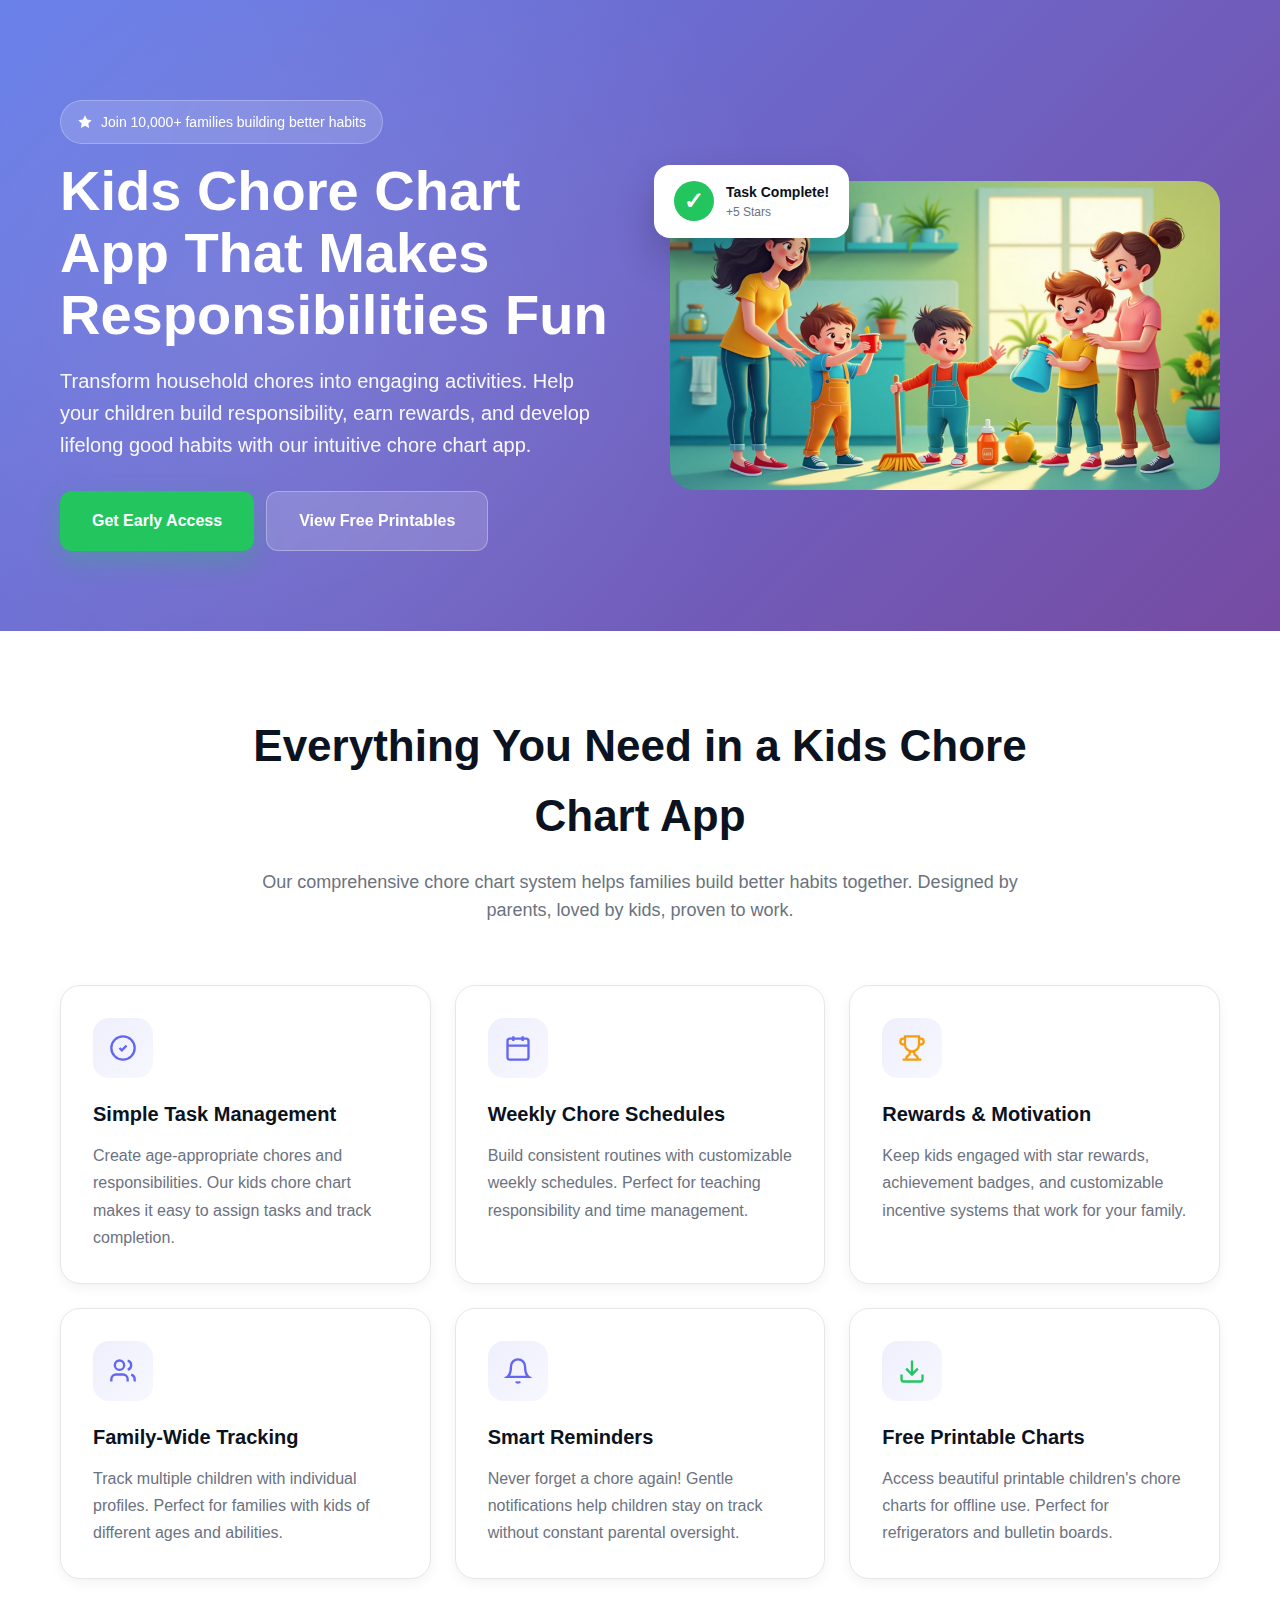
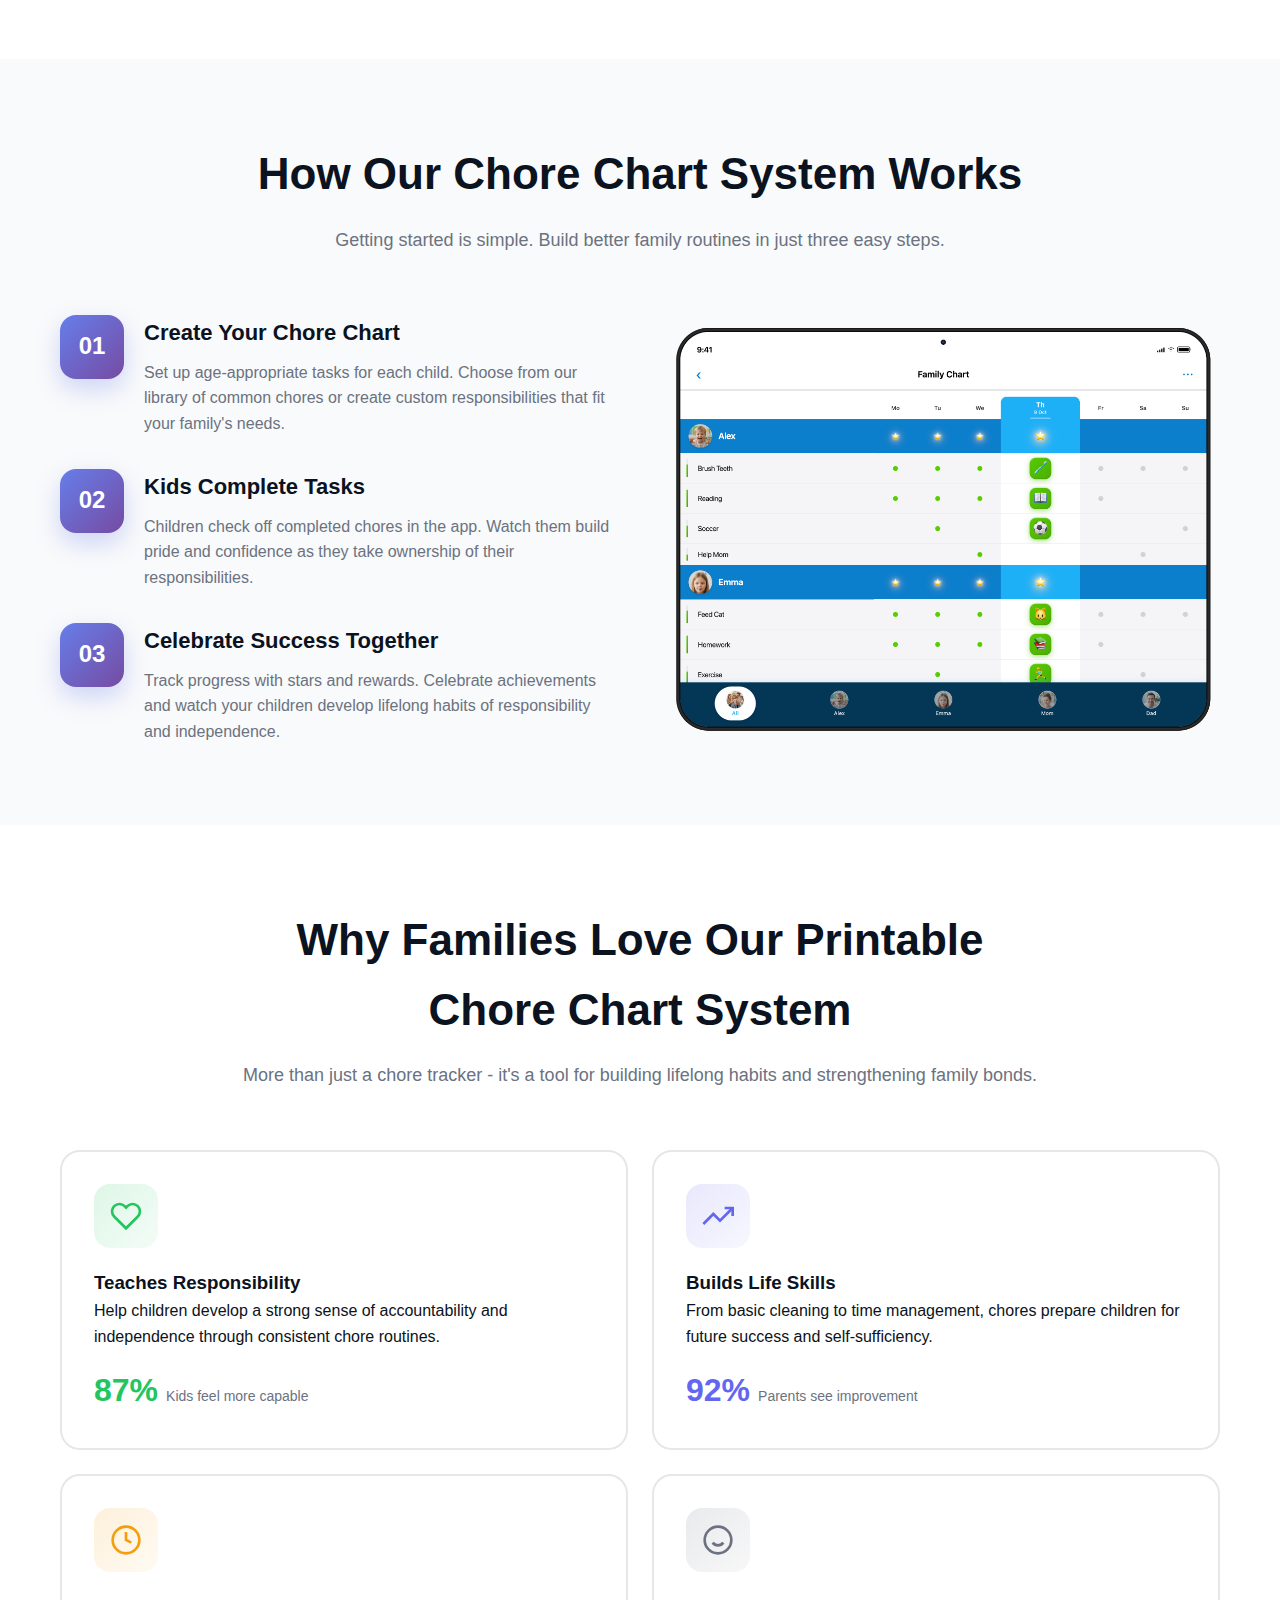
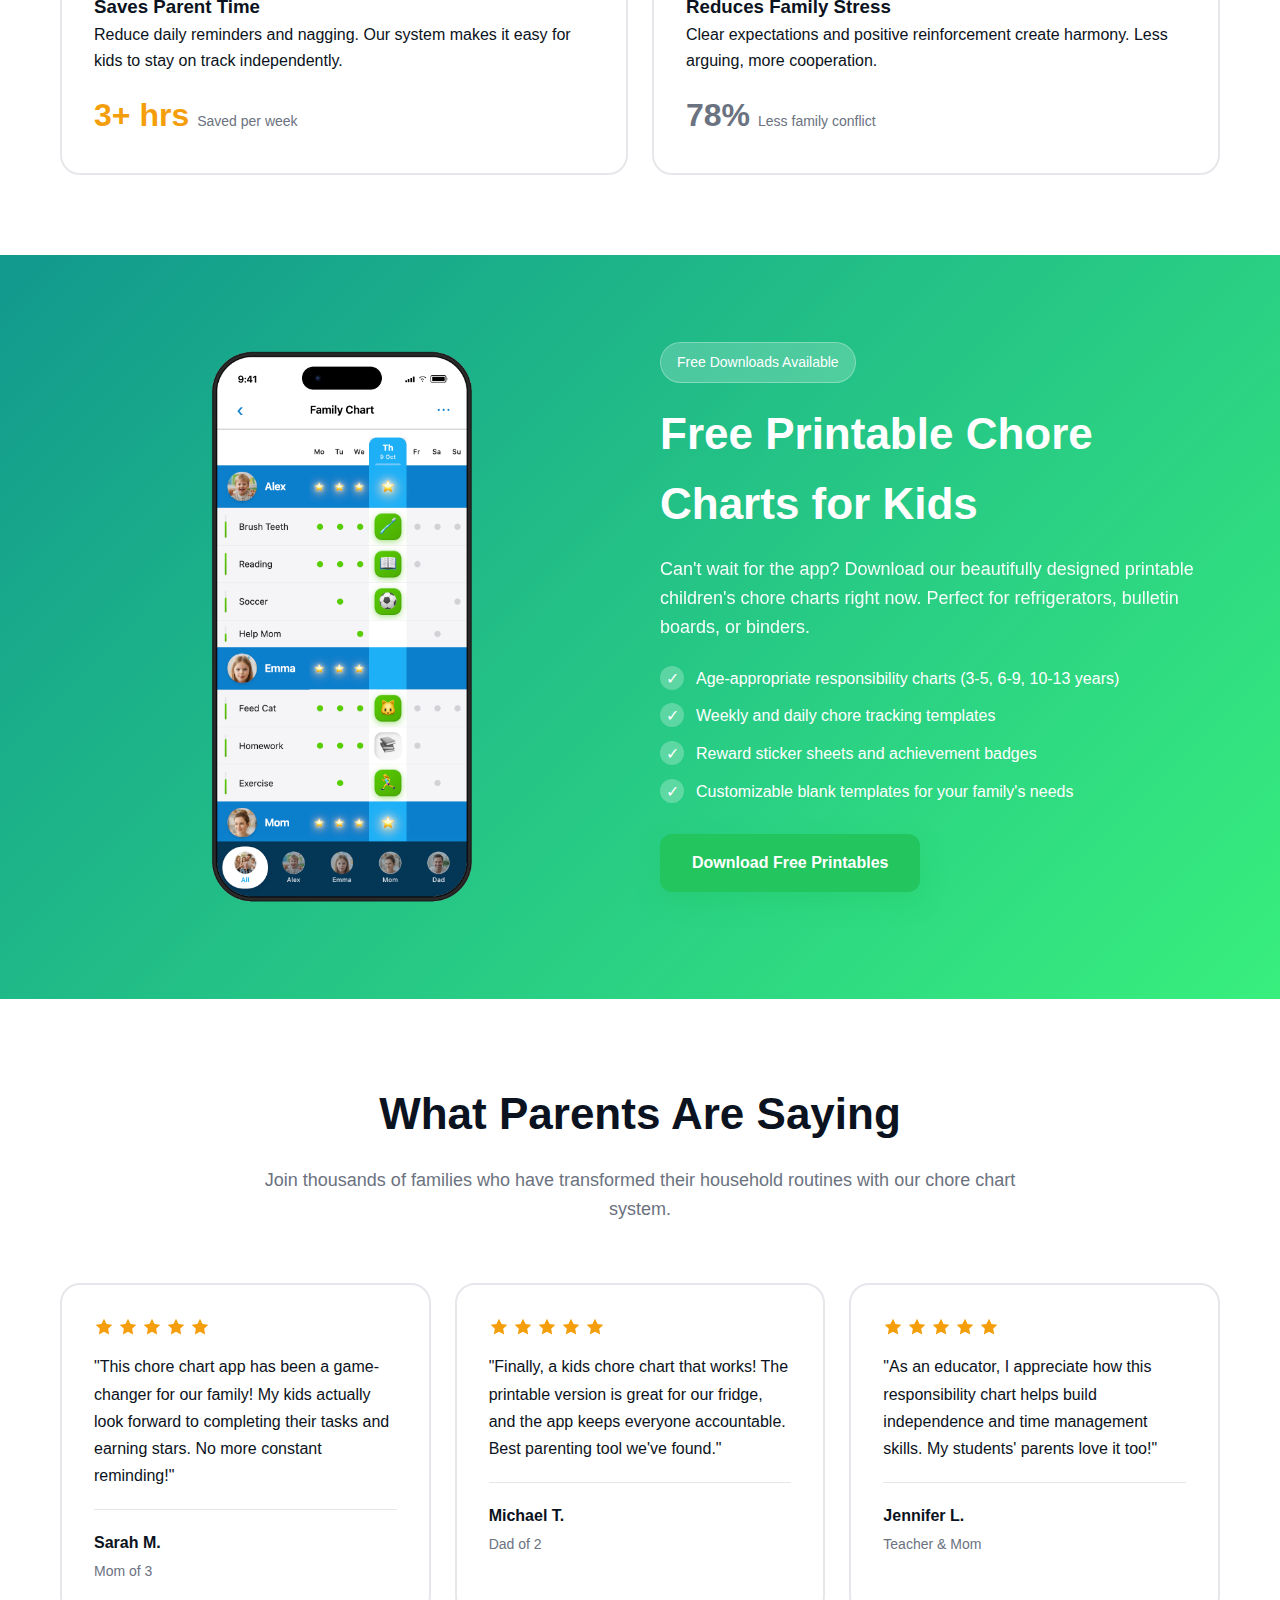
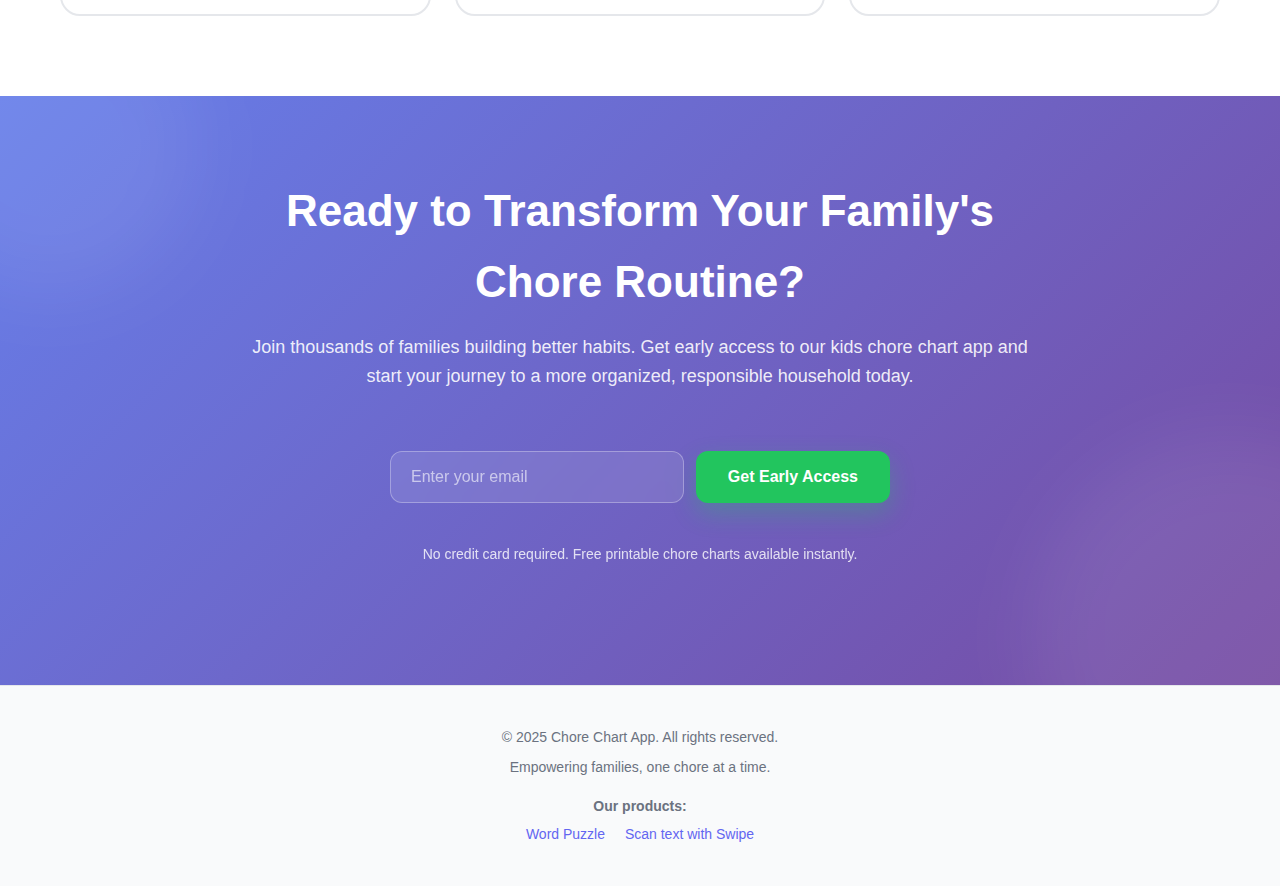
<file: landings/chore-chart.app/index.html>
<!DOCTYPE html>
<html lang="en">
<head>
    <meta charset="UTF-8">
    <meta name="viewport" content="width=device-width, initial-scale=1.0">
    <title>Kids Chore Chart App - Free Printable Children's Chore Charts</title>
    <meta name="description" content="Transform household chores into engaging activities. Help your children build responsibility, earn rewards, and develop lifelong good habits with our intuitive chore chart app.">
    <meta name="keywords" content="kids chore chart, printable children's chore chart, responsibility chart printable, childrens chore chart, family chore tracker, chore chart app, age appropriate chores, chore list for kids">
    <link rel="canonical" href="https://chore-chart.app">
    <link rel="icon" href="data:image/svg+xml,%3Csvg xmlns='http://www.w3.org/2000/svg' viewBox='0 0 100 100'%3E%3Crect width='100' height='100' rx='22' fill='%231a73e8'/%3E%3Cpath d='M30 52 L45 67 L72 38' stroke='white' stroke-width='10' fill='none' stroke-linecap='round' stroke-linejoin='round'/%3E%3C/svg%3E">

    <!-- Yandex.Metrika counter -->
    <script type="text/javascript">
        (function(m,e,t,r,i,k,a){
            m[i]=m[i]||function(){(m[i].a=m[i].a||[]).push(arguments)};
            m[i].l=1*new Date();
            for (var j = 0; j < document.scripts.length; j++) {if (document.scripts[j].src === r) { return; }}
            k=e.createElement(t),a=e.getElementsByTagName(t)[0],k.async=1,k.src=r,a.parentNode.insertBefore(k,a)
        })(window, document,'script','https://mc.yandex.ru/metrika/tag.js?id=104643211', 'ym');

        ym(104643211, 'init', {ssr:true, webvisor:true, clickmap:true, ecommerce:"dataLayer", accurateTrackBounce:true, trackLinks:true});
    </script>
    <noscript><div><img src="https://mc.yandex.ru/watch/104643211" style="position:absolute; left:-9999px;" alt="" /></div></noscript>
    <!-- /Yandex.Metrika counter -->
  
<style>
        :root {
            --bg-dark: #0B1220;
            --bg-surface: #0f172a;
            --text-dark: #0b1220;
            --text-light: #e5e7eb;
            --text-muted: #6b7280;
            --primary: #6366f1;
            --primary-hover: #4f46e5;
            --secondary: #22c55e;
            --secondary-hover: #16a34a;
            --accent: #f59e0b;
            --border: rgba(255,255,255,0.12);
            --card-bg: #ffffff;
            --card-border: #e5e7eb;
        }

        * { 
            margin: 0; 
            padding: 0; 
            box-sizing: border-box; 
        }

        body {
            font-family: -apple-system, BlinkMacSystemFont, 'Segoe UI', 'Roboto', 'Oxygen', 'Ubuntu', 'Cantarell', 'Helvetica Neue', sans-serif;
            line-height: 1.6;
            color: var(--text-dark);
            background: #ffffff;
            overflow-x: hidden;
        }

        .container {
            width: 100%;
            max-width: 1200px;
            margin: 0 auto;
            padding: 0 20px;
        }

        /* Gradient backgrounds */
        .gradient-primary {
            background: linear-gradient(135deg, #667eea 0%, #764ba2 100%);
            color: white;
        }

        .gradient-success {
            background: linear-gradient(135deg, #11998e 0%, #38ef7d 100%);
            color: white;
        }

        /* Hero Section */
        .hero {
            padding: 100px 0 60px;
            background: linear-gradient(135deg, #667eea 0%, #764ba2 100%);
            color: white;
            position: relative;
            overflow: hidden;
        }

        .hero::before {
            content: '';
            position: absolute;
            top: 0;
            left: 0;
            right: 0;
            bottom: 0;
            background: radial-gradient(circle at 20% 50%, rgba(255,255,255,0.1) 0%, transparent 50%);
            pointer-events: none;
        }

        .hero-grid {
            display: grid;
            grid-template-columns: 1fr;
            gap: 40px;
            align-items: center;
            position: relative;
            z-index: 1;
        }

        @media (min-width: 1024px) {
            .hero-grid {
                grid-template-columns: 1fr 1fr;
                gap: 60px;
            }
        }

        .hero h1 {
            font-size: clamp(32px, 5vw, 56px);
            font-weight: 800;
            line-height: 1.1;
            margin-bottom: 20px;
        }

        .hero .lead {
            font-size: clamp(16px, 2vw, 20px);
            margin-bottom: 30px;
            opacity: 0.95;
        }

        .hero-badge {
            display: inline-flex;
            align-items: center;
            gap: 8px;
            background: rgba(255,255,255,0.15);
            border: 1px solid rgba(255,255,255,0.25);
            border-radius: 999px;
            padding: 10px 16px;
            font-size: 14px;
            margin-bottom: 16px;
            backdrop-filter: blur(10px);
        }

        .btn-group {
            display: flex;
            flex-direction: column;
            gap: 12px;
            margin-bottom: 20px;
        }

        @media (min-width: 640px) {
            .btn-group {
                flex-direction: row;
            }
        }

        .btn {
            display: inline-flex;
            align-items: center;
            justify-content: center;
            gap: 10px;
            padding: 16px 32px;
            border-radius: 12px;
            font-weight: 700;
            font-size: 16px;
            text-decoration: none;
            transition: all 0.2s ease;
            cursor: pointer;
            border: none;
        }

        .btn-primary {
            background: var(--secondary);
            color: white;
            box-shadow: 0 10px 25px rgba(34, 197, 94, 0.3);
        }

        .btn-primary:hover {
            background: var(--secondary-hover);
            transform: translateY(-2px);
            box-shadow: 0 15px 30px rgba(34, 197, 94, 0.4);
        }

        .btn-secondary {
            background: rgba(255,255,255,0.15);
            color: white;
            border: 1px solid rgba(255,255,255,0.3);
            backdrop-filter: blur(10px);
        }

        .btn-secondary:hover {
            background: rgba(255,255,255,0.25);
        }

        .device-mockup {
            position: relative;
            border-radius: 24px;
            overflow: hidden;
        }

        .device-mockup img {
            display: block;
            width: 100%;
            height: auto;
        }

        .floating-badge {
            position: absolute;
            top: -16px;
            left: -16px;
            background: white;
            color: var(--text-dark);
            padding: 16px 20px;
            border-radius: 16px;
            box-shadow: 0 20px 40px rgba(0,0,0,0.2);
		display: flex;
		align-items: center;
            gap: 12px;
            animation: float 3s ease-in-out infinite;
            z-index: 10;
        }

        @keyframes float {
            0%, 100% { transform: translateY(0); }
            50% { transform: translateY(-10px); }
        }

        .check-icon {
            width: 40px;
            height: 40px;
            background: var(--secondary);
            border-radius: 50%;
            display: grid;
            place-items: center;
            color: white;
            font-size: 24px;
            font-weight: 900;
        }

        /* Sections */
        section {
            padding: 80px 0;
        }

        .section-header {
            text-align: center;
            max-width: 800px;
            margin: 0 auto 60px;
        }

        .section-title {
            font-size: clamp(28px, 4vw, 44px);
            font-weight: 800;
            margin-bottom: 16px;
        }

        .section-subtitle {
            font-size: 18px;
            color: var(--text-muted);
        }

        /* Cards Grid */
        .grid {
            display: grid;
            gap: 24px;
        }

        @media (min-width: 768px) {
            .grid-2 { grid-template-columns: repeat(2, 1fr); }
        }

        @media (min-width: 1024px) {
            .grid-3 { grid-template-columns: repeat(3, 1fr); }
        }

        .card {
            background: var(--card-bg);
            border: 1px solid var(--card-border);
            border-radius: 20px;
            padding: 32px;
            transition: all 0.3s ease;
            box-shadow: 0 4px 12px rgba(0,0,0,0.05);
        }

        .card:hover {
            transform: translateY(-4px);
            box-shadow: 0 12px 30px rgba(0,0,0,0.12);
            border-color: #cbd5e1;
        }

        .card-icon {
            width: 60px;
            height: 60px;
            border-radius: 16px;
            display: grid;
            place-items: center;
            margin-bottom: 20px;
            background: linear-gradient(135deg, rgba(99, 102, 241, 0.1) 0%, rgba(99, 102, 241, 0.05) 100%);
        }

        .card h3 {
            font-size: 20px;
            font-weight: 700;
            margin-bottom: 12px;
        }

        .card p {
            color: var(--text-muted);
            line-height: 1.7;
        }

        /* How it works */
        .steps-grid {
            display: grid;
            gap: 40px;
            align-items: center;
        }

        @media (min-width: 1024px) {
            .steps-grid {
                grid-template-columns: 1fr 1fr;
            }
        }

        .step {
            display: flex;
            gap: 20px;
            align-items: flex-start;
        }

        .step-number {
            width: 64px;
            height: 64px;
            border-radius: 16px;
            background: linear-gradient(135deg, #667eea 0%, #764ba2 100%);
            color: white;
            display: grid;
            place-items: center;
            font-size: 24px;
            font-weight: 800;
            flex-shrink: 0;
            box-shadow: 0 10px 25px rgba(102, 126, 234, 0.3);
        }

        .step-content h3 {
            font-size: 22px;
            font-weight: 700;
            margin-bottom: 10px;
        }

        .step-content p {
            color: var(--text-muted);
        }

        .tablet-mockup {
            border-radius: 24px;
            overflow: hidden;
        }

        .tablet-mockup img {
            display: block;
            width: 100%;
            height: auto;
        }

        /* Benefits section */
        .benefit-card {
            background: white;
            border: 2px solid #e5e7eb;
            border-radius: 20px;
            padding: 32px;
            transition: all 0.3s ease;
        }

        .benefit-card:hover {
            border-color: var(--primary);
            transform: translateY(-4px);
            box-shadow: 0 15px 35px rgba(99, 102, 241, 0.1);
        }

        .benefit-icon {
            width: 64px;
            height: 64px;
            border-radius: 16px;
            display: grid;
            place-items: center;
            margin-bottom: 20px;
        }

        .stat {
            font-size: 32px;
            font-weight: 800;
            margin-top: 16px;
            display: flex;
            align-items: baseline;
            gap: 8px;
        }

        .stat-label {
            font-size: 14px;
            color: var(--text-muted);
            font-weight: 400;
        }

        /* Testimonials */
        .testimonial {
            background: white;
            border: 2px solid #e5e7eb;
            border-radius: 20px;
            padding: 32px;
        }

        .stars {
            display: flex;
		gap: 4px;
            margin-bottom: 16px;
            color: var(--accent);
        }

        .testimonial-text {
            font-size: 16px;
            line-height: 1.7;
            margin-bottom: 20px;
        }

        .testimonial-author {
            padding-top: 20px;
            border-top: 1px solid #e5e7eb;
        }

        .author-name {
            font-weight: 700;
            margin-bottom: 4px;
        }

        .author-role {
            font-size: 14px;
            color: var(--text-muted);
        }

        /* CTA Section */
        .cta-section {
            text-align: center;
            position: relative;
            overflow: hidden;
        }

        .cta-section::before,
        .cta-section::after {
            content: '';
            position: absolute;
            border-radius: 50%;
            background: rgba(255,255,255,0.08);
            filter: blur(40px);
        }

        .cta-section::before {
            width: 300px;
            height: 300px;
            top: -100px;
            left: -100px;
        }

        .cta-section::after {
            width: 400px;
            height: 400px;
            bottom: -150px;
            right: -150px;
        }

        .email-form {
            display: flex;
            flex-direction: column;
            gap: 12px;
            max-width: 500px;
            margin: 30px auto 20px;
        }

        @media (min-width: 640px) {
            .email-form {
                flex-direction: row;
            }
        }

        .email-input {
            flex: 1;
            padding: 16px 20px;
            border-radius: 12px;
            border: 1px solid rgba(255,255,255,0.3);
            background: rgba(255,255,255,0.1);
            color: white;
            font-size: 16px;
            backdrop-filter: blur(10px);
        }

        .email-input::placeholder {
            color: rgba(255,255,255,0.6);
        }

        .email-input:focus {
            outline: none;
            border-color: rgba(255,255,255,0.5);
            background: rgba(255,255,255,0.15);
        }

        .features-row {
            display: flex;
            justify-content: center;
            gap: 40px;
            margin-top: 40px;
            flex-wrap: wrap;
        }

        .feature-item {
            text-align: center;
        }

        .feature-value {
            font-size: 28px;
            font-weight: 800;
            margin-bottom: 4px;
        }

        .feature-label {
            font-size: 12px;
            opacity: 0.8;
        }

        /* Footer */
        footer {
            background: #f9fafb;
            border-top: 1px solid #e5e7eb;
            padding: 40px 0;
        }

        .footer-bottom {
            text-align: center;
            color: var(--text-muted);
            font-size: 14px;
        }

        /* Background variations */
        .bg-gray {
            background: #f9fafb;
        }

        /* Utility */
        .relative {
            position: relative;
	}
</style>
</head>
  <body>
    <!-- Hero Section -->
    <section class="hero">
        <div class="container">
            <div class="hero-grid">
                <div>
                    <div class="hero-badge">
                        <svg width="16" height="16" viewBox="0 0 24 24" fill="currentColor">
                            <path d="M12 2l3.09 6.26L22 9.27l-5 4.87 1.18 6.88L12 17.77l-6.18 3.25L7 14.14 2 9.27l6.91-1.01L12 2z"/>
                        </svg>
                        <span>Join 10,000+ families building better habits</span>
                    </div>
                    <h1>Kids Chore Chart App That Makes Responsibilities Fun</h1>
                    <p class="lead">Transform household chores into engaging activities. Help your children build responsibility, earn rewards, and develop lifelong good habits with our intuitive chore chart app.</p>
                    <div class="btn-group">
                        <a href="#get-access" class="btn btn-primary">Get Early Access</a>
                        <a href="#printables" class="btn btn-secondary">View Free Printables</a>
                    </div>
                </div>
                <div class="relative">
                    <div class="device-mockup">
                        <img src="./images/hero.jpg" alt="Happy family completing chores together">
                    </div>
                    <div class="floating-badge">
                        <div class="check-icon">✓</div>
                        <div>
                            <div style="font-weight:700; font-size:14px;">Task Complete!</div>
                            <div style="font-size:12px; color:#6b7280;">+5 Stars</div>
                        </div>
                    </div>
                </div>
            </div>
        </div>
    </section>

    <!-- Features Section -->
    <section>
        <div class="container">
            <div class="section-header">
                <h2 class="section-title">Everything You Need in a Kids Chore Chart App</h2>
                <p class="section-subtitle">Our comprehensive chore chart system helps families build better habits together. Designed by parents, loved by kids, proven to work.</p>
            </div>
            <div class="grid grid-2 grid-3">
                <div class="card">
                    <div class="card-icon">
                        <svg width="28" height="28" viewBox="0 0 24 24" fill="none" stroke="#6366f1" stroke-width="2">
                            <circle cx="12" cy="12" r="10"/>
                            <path d="M9 12l2 2 4-4"/>
                        </svg>
                    </div>
                    <h3>Simple Task Management</h3>
                    <p>Create age-appropriate chores and responsibilities. Our kids chore chart makes it easy to assign tasks and track completion.</p>
                </div>
                <div class="card">
                    <div class="card-icon">
                        <svg width="28" height="28" viewBox="0 0 24 24" fill="none" stroke="#6366f1" stroke-width="2">
                            <rect x="3" y="4" width="18" height="18" rx="2"/>
                            <path d="M16 2v4M8 2v4M3 10h18"/>
                        </svg>
                    </div>
                    <h3>Weekly Chore Schedules</h3>
                    <p>Build consistent routines with customizable weekly schedules. Perfect for teaching responsibility and time management.</p>
                </div>
                <div class="card">
                    <div class="card-icon">
                        <svg width="28" height="28" viewBox="0 0 24 24" fill="none" stroke="#f59e0b" stroke-width="2">
                            <path d="M6 9H4.5a2.5 2.5 0 0 1 0-5H6M18 9h1.5a2.5 2.5 0 0 0 0-5H18M4 22h16M10 14.66V17c0 .55-.47.98-.97 1.21C7.85 18.75 7 20.24 7 22M14 14.66V17c0 .55.47.98.97 1.21C16.15 18.75 17 20.24 17 22M18 2H6v7a6 6 0 0 0 12 0V2z"/>
                        </svg>
                    </div>
                    <h3>Rewards & Motivation</h3>
                    <p>Keep kids engaged with star rewards, achievement badges, and customizable incentive systems that work for your family.</p>
                </div>
                <div class="card">
                    <div class="card-icon">
                        <svg width="28" height="28" viewBox="0 0 24 24" fill="none" stroke="#6366f1" stroke-width="2">
                            <path d="M16 21v-2a4 4 0 0 0-4-4H6a4 4 0 0 0-4 4v2"/>
                            <circle cx="9" cy="7" r="4"/>
                            <path d="M22 21v-2a4 4 0 0 0-3-3.87M16 3.13a4 4 0 0 1 0 7.75"/>
                        </svg>
                    </div>
                    <h3>Family-Wide Tracking</h3>
                    <p>Track multiple children with individual profiles. Perfect for families with kids of different ages and abilities.</p>
                </div>
                <div class="card">
                    <div class="card-icon">
                        <svg width="28" height="28" viewBox="0 0 24 24" fill="none" stroke="#6366f1" stroke-width="2">
                            <path d="M18 8A6 6 0 0 0 6 8c0 7-3 9-3 9h18s-3-2-3-9"/>
                            <path d="M13.73 21a2 2 0 0 1-3.46 0"/>
                        </svg>
                    </div>
                    <h3>Smart Reminders</h3>
                    <p>Never forget a chore again! Gentle notifications help children stay on track without constant parental oversight.</p>
                </div>
                <div class="card">
                    <div class="card-icon">
                        <svg width="28" height="28" viewBox="0 0 24 24" fill="none" stroke="#22c55e" stroke-width="2">
                            <path d="M21 15v4a2 2 0 0 1-2 2H5a2 2 0 0 1-2-2v-4"/>
                            <polyline points="7 10 12 15 17 10"/>
                            <line x1="12" x2="12" y1="15" y2="3"/>
                        </svg>
                    </div>
                    <h3>Free Printable Charts</h3>
                    <p>Access beautiful printable children's chore charts for offline use. Perfect for refrigerators and bulletin boards.</p>
                </div>
            </div>
        </div>
    </section>

    <!-- How It Works -->
    <section class="bg-gray">
        <div class="container">
            <div class="section-header">
                <h2 class="section-title">How Our Chore Chart System Works</h2>
                <p class="section-subtitle">Getting started is simple. Build better family routines in just three easy steps.</p>
            </div>
            <div class="steps-grid">
                <div style="display:flex; flex-direction:column; gap:32px;">
                    <div class="step">
                        <div class="step-number">01</div>
                        <div class="step-content">
                            <h3>Create Your Chore Chart</h3>
                            <p>Set up age-appropriate tasks for each child. Choose from our library of common chores or create custom responsibilities that fit your family's needs.</p>
                        </div>
                    </div>
                    <div class="step">
                        <div class="step-number">02</div>
                        <div class="step-content">
                            <h3>Kids Complete Tasks</h3>
                            <p>Children check off completed chores in the app. Watch them build pride and confidence as they take ownership of their responsibilities.</p>
                        </div>
                    </div>
                    <div class="step">
                        <div class="step-number">03</div>
                        <div class="step-content">
                            <h3>Celebrate Success Together</h3>
                            <p>Track progress with stars and rewards. Celebrate achievements and watch your children develop lifelong habits of responsibility and independence.</p>
                        </div>
                    </div>
                </div>
                <div>
                    <div class="tablet-mockup">
                        <img src="./images/ipad-board.png" alt="Chore chart app interface">
                    </div>
                </div>
            </div>
        </div>
    </section>

    <!-- Benefits -->
    <section>
        <div class="container">
            <div class="section-header">
                <h2 class="section-title">Why Families Love Our Printable Chore Chart System</h2>
                <p class="section-subtitle">More than just a chore tracker - it's a tool for building lifelong habits and strengthening family bonds.</p>
            </div>
            <div class="grid grid-2">
                <div class="benefit-card">
                    <div class="benefit-icon" style="background: linear-gradient(135deg, rgba(34,197,94,0.15), rgba(34,197,94,0.05));">
                        <svg width="32" height="32" viewBox="0 0 24 24" fill="none" stroke="#22c55e" stroke-width="2">
                            <path d="M20.84 4.61a5.5 5.5 0 0 0-7.78 0L12 5.67l-1.06-1.06a5.5 5.5 0 0 0-7.78 7.78l1.06 1.06L12 21.23l7.78-7.78 1.06-1.06a5.5 5.5 0 0 0 0-7.78z"/>
                        </svg>
                    </div>
                    <h3>Teaches Responsibility</h3>
                    <p>Help children develop a strong sense of accountability and independence through consistent chore routines.</p>
                    <div class="stat">
                        <span style="color:#22c55e;">87%</span>
                        <span class="stat-label">Kids feel more capable</span>
                    </div>
                </div>
                <div class="benefit-card">
                    <div class="benefit-icon" style="background: linear-gradient(135deg, rgba(99,102,241,0.15), rgba(99,102,241,0.05));">
                        <svg width="32" height="32" viewBox="0 0 24 24" fill="none" stroke="#6366f1" stroke-width="2">
                            <polyline points="23 6 13.5 15.5 8.5 10.5 1 18"/>
                            <polyline points="17 6 23 6 23 12"/>
                        </svg>
                    </div>
                    <h3>Builds Life Skills</h3>
                    <p>From basic cleaning to time management, chores prepare children for future success and self-sufficiency.</p>
                    <div class="stat">
                        <span style="color:#6366f1;">92%</span>
                        <span class="stat-label">Parents see improvement</span>
                    </div>
                </div>
                <div class="benefit-card">
                    <div class="benefit-icon" style="background: linear-gradient(135deg, rgba(245,158,11,0.15), rgba(245,158,11,0.05));">
                        <svg width="32" height="32" viewBox="0 0 24 24" fill="none" stroke="#f59e0b" stroke-width="2">
                            <circle cx="12" cy="12" r="10"/>
                            <polyline points="12 6 12 12 16 14"/>
                        </svg>
                    </div>
                    <h3>Saves Parent Time</h3>
                    <p>Reduce daily reminders and nagging. Our system makes it easy for kids to stay on track independently.</p>
                    <div class="stat">
                        <span style="color:#f59e0b;">3+ hrs</span>
                        <span class="stat-label">Saved per week</span>
                    </div>
                </div>
                <div class="benefit-card">
                    <div class="benefit-icon" style="background: linear-gradient(135deg, rgba(107,114,128,0.15), rgba(107,114,128,0.05));">
                        <svg width="32" height="32" viewBox="0 0 24 24" fill="none" stroke="#6b7280" stroke-width="2">
                            <circle cx="12" cy="12" r="10"/>
                            <path d="M8 14s1.5 2 4 2 4-2 4-2"/>
                            <line x1="9" x2="9.01" y1="9" y2="9"/>
                            <line x1="15" x2="15.01" y1="9" y2="9"/>
</svg>
                    </div>
                    <h3>Reduces Family Stress</h3>
                    <p>Clear expectations and positive reinforcement create harmony. Less arguing, more cooperation.</p>
                    <div class="stat">
                        <span style="color:#6b7280;">78%</span>
                        <span class="stat-label">Less family conflict</span>
                    </div>
                </div>
            </div>
        </div>
    </section>

    <!-- Free Printables -->
    <section id="printables" class="gradient-success">
        <div class="container">
            <div class="steps-grid">
                <div class="relative">
                    <div class="device-mockup" style="max-width: 300px; margin: 0 auto;">
                        <img src="./images/iphone-board.png" alt="Free printable chore charts">
                    </div>
                </div>
                <div>
                    <div style="display:inline-block; background:rgba(255,255,255,0.2); border:1px solid rgba(255,255,255,0.3); padding:8px 16px; border-radius:999px; font-size:14px; margin-bottom:16px;">
                        Free Downloads Available
                    </div>
                    <h2 class="section-title" style="text-align:left; color:white;">Free Printable Chore Charts for Kids</h2>
                    <p style="font-size:18px; margin-bottom:24px; opacity:0.95;">Can't wait for the app? Download our beautifully designed printable children's chore charts right now. Perfect for refrigerators, bulletin boards, or binders.</p>
                    <ul style="list-style:none; margin-bottom:30px;">
                        <li style="display:flex; gap:12px; margin-bottom:12px; align-items:flex-start;">
                            <span style="flex-shrink:0; width:24px; height:24px; background:rgba(255,255,255,0.25); border-radius:50%; display:grid; place-items:center;">✓</span>
                            <span>Age-appropriate responsibility charts (3-5, 6-9, 10-13 years)</span>
                        </li>
                        <li style="display:flex; gap:12px; margin-bottom:12px; align-items:flex-start;">
                            <span style="flex-shrink:0; width:24px; height:24px; background:rgba(255,255,255,0.25); border-radius:50%; display:grid; place-items:center;">✓</span>
                            <span>Weekly and daily chore tracking templates</span>
                        </li>
                        <li style="display:flex; gap:12px; margin-bottom:12px; align-items:flex-start;">
                            <span style="flex-shrink:0; width:24px; height:24px; background:rgba(255,255,255,0.25); border-radius:50%; display:grid; place-items:center;">✓</span>
                            <span>Reward sticker sheets and achievement badges</span>
                        </li>
                        <li style="display:flex; gap:12px; margin-bottom:12px; align-items:flex-start;">
                            <span style="flex-shrink:0; width:24px; height:24px; background:rgba(255,255,255,0.25); border-radius:50%; display:grid; place-items:center;">✓</span>
                            <span>Customizable blank templates for your family's needs</span>
                        </li>
                    </ul>
                    <div class="btn-group">
                        <a href="#get-access" class="btn btn-primary">Download Free Printables</a>
                    </div>
                </div>
            </div>
        </div>
    </section>

    <!-- Testimonials -->
    <section>
        <div class="container">
            <div class="section-header">
                <h2 class="section-title">What Parents Are Saying</h2>
                <p class="section-subtitle">Join thousands of families who have transformed their household routines with our chore chart system.</p>
            </div>
            <div class="grid grid-2 grid-3">
                <div class="testimonial">
                    <div class="stars">
                        <svg width="20" height="20" viewBox="0 0 24 24" fill="currentColor"><path d="M12 2l3.09 6.26L22 9.27l-5 4.87 1.18 6.88L12 17.77l-6.18 3.25L7 14.14 2 9.27l6.91-1.01L12 2z"/></svg>
                        <svg width="20" height="20" viewBox="0 0 24 24" fill="currentColor"><path d="M12 2l3.09 6.26L22 9.27l-5 4.87 1.18 6.88L12 17.77l-6.18 3.25L7 14.14 2 9.27l6.91-1.01L12 2z"/></svg>
                        <svg width="20" height="20" viewBox="0 0 24 24" fill="currentColor"><path d="M12 2l3.09 6.26L22 9.27l-5 4.87 1.18 6.88L12 17.77l-6.18 3.25L7 14.14 2 9.27l6.91-1.01L12 2z"/></svg>
                        <svg width="20" height="20" viewBox="0 0 24 24" fill="currentColor"><path d="M12 2l3.09 6.26L22 9.27l-5 4.87 1.18 6.88L12 17.77l-6.18 3.25L7 14.14 2 9.27l6.91-1.01L12 2z"/></svg>
                        <svg width="20" height="20" viewBox="0 0 24 24" fill="currentColor"><path d="M12 2l3.09 6.26L22 9.27l-5 4.87 1.18 6.88L12 17.77l-6.18 3.25L7 14.14 2 9.27l6.91-1.01L12 2z"/></svg>
                    </div>
                    <p class="testimonial-text">"This chore chart app has been a game-changer for our family! My kids actually look forward to completing their tasks and earning stars. No more constant reminding!"</p>
                    <div class="testimonial-author">
                        <div class="author-name">Sarah M.</div>
                        <div class="author-role">Mom of 3</div>
                    </div>
                </div>
                <div class="testimonial">
                    <div class="stars">
                        <svg width="20" height="20" viewBox="0 0 24 24" fill="currentColor"><path d="M12 2l3.09 6.26L22 9.27l-5 4.87 1.18 6.88L12 17.77l-6.18 3.25L7 14.14 2 9.27l6.91-1.01L12 2z"/></svg>
                        <svg width="20" height="20" viewBox="0 0 24 24" fill="currentColor"><path d="M12 2l3.09 6.26L22 9.27l-5 4.87 1.18 6.88L12 17.77l-6.18 3.25L7 14.14 2 9.27l6.91-1.01L12 2z"/></svg>
                        <svg width="20" height="20" viewBox="0 0 24 24" fill="currentColor"><path d="M12 2l3.09 6.26L22 9.27l-5 4.87 1.18 6.88L12 17.77l-6.18 3.25L7 14.14 2 9.27l6.91-1.01L12 2z"/></svg>
                        <svg width="20" height="20" viewBox="0 0 24 24" fill="currentColor"><path d="M12 2l3.09 6.26L22 9.27l-5 4.87 1.18 6.88L12 17.77l-6.18 3.25L7 14.14 2 9.27l6.91-1.01L12 2z"/></svg>
                        <svg width="20" height="20" viewBox="0 0 24 24" fill="currentColor"><path d="M12 2l3.09 6.26L22 9.27l-5 4.87 1.18 6.88L12 17.77l-6.18 3.25L7 14.14 2 9.27l6.91-1.01L12 2z"/></svg>
                    </div>
                    <p class="testimonial-text">"Finally, a kids chore chart that works! The printable version is great for our fridge, and the app keeps everyone accountable. Best parenting tool we've found."</p>
                    <div class="testimonial-author">
                        <div class="author-name">Michael T.</div>
                        <div class="author-role">Dad of 2</div>
                    </div>
                </div>
                <div class="testimonial">
                    <div class="stars">
                        <svg width="20" height="20" viewBox="0 0 24 24" fill="currentColor"><path d="M12 2l3.09 6.26L22 9.27l-5 4.87 1.18 6.88L12 17.77l-6.18 3.25L7 14.14 2 9.27l6.91-1.01L12 2z"/></svg>
                        <svg width="20" height="20" viewBox="0 0 24 24" fill="currentColor"><path d="M12 2l3.09 6.26L22 9.27l-5 4.87 1.18 6.88L12 17.77l-6.18 3.25L7 14.14 2 9.27l6.91-1.01L12 2z"/></svg>
                        <svg width="20" height="20" viewBox="0 0 24 24" fill="currentColor"><path d="M12 2l3.09 6.26L22 9.27l-5 4.87 1.18 6.88L12 17.77l-6.18 3.25L7 14.14 2 9.27l6.91-1.01L12 2z"/></svg>
                        <svg width="20" height="20" viewBox="0 0 24 24" fill="currentColor"><path d="M12 2l3.09 6.26L22 9.27l-5 4.87 1.18 6.88L12 17.77l-6.18 3.25L7 14.14 2 9.27l6.91-1.01L12 2z"/></svg>
                        <svg width="20" height="20" viewBox="0 0 24 24" fill="currentColor"><path d="M12 2l3.09 6.26L22 9.27l-5 4.87 1.18 6.88L12 17.77l-6.18 3.25L7 14.14 2 9.27l6.91-1.01L12 2z"/></svg>
                    </div>
                    <p class="testimonial-text">"As an educator, I appreciate how this responsibility chart helps build independence and time management skills. My students' parents love it too!"</p>
                    <div class="testimonial-author">
                        <div class="author-name">Jennifer L.</div>
                        <div class="author-role">Teacher & Mom</div>
                    </div>
                </div>
            </div>
        </div>
    </section>

    <!-- CTA Section -->
    <section id="get-access" class="gradient-primary cta-section">
        <div class="container" style="position:relative; z-index:1;">
            <div class="section-header">
                <h2 class="section-title" style="color:white;">Ready to Transform Your Family's Chore Routine?</h2>
                <p class="section-subtitle" style="color:rgba(255,255,255,0.9);">Join thousands of families building better habits. Get early access to our kids chore chart app and start your journey to a more organized, responsible household today.</p>
            </div>
            <form id="ctaForm" class="email-form">
                <input type="hidden" name="from_name" value="Chore Chart Landing">
                <input type="hidden" name="subject" value="Chore Chart Early Access">
                <input type="email" class="email-input" name="email" placeholder="Enter your email" required>
                <button type="submit" class="btn btn-primary">Get Early Access</button>
            </form>
            <div id="ctaFormStatus" style="margin-top:8px; color:rgba(255,255,255,0.9); font-size:14px; min-height:20px;"></div>
            <p style="font-size:14px; opacity:0.8; margin-bottom:40px;">No credit card required. Free printable chore charts available instantly.</p>
        </div>
    </section>

    <!-- Footer -->
    <footer>
        <div class="container">
            <div class="footer-bottom">
                <p>© 2025 Chore Chart App. All rights reserved.</p>
                <p style="margin-top:8px;">Empowering families, one chore at a time.</p>
                <div style="margin-top:16px; font-weight:600;">Our products:</div>
                <div style="margin-top:6px;">
                    <a href="https://1clue.com" target="_blank" rel="noopener" style="color:#6366f1; text-decoration:none; margin-right:16px;">Word Puzzle</a>
                    <a href="https://imakarov.us" target="_blank" rel="noopener" style="color:#6366f1; text-decoration:none;">Scan text with Swipe</a>
                </div>
            </div>
        </div>
    </footer>
<script>
    (function() {
        const YM_COUNTER = 104643211;

        function getUTMParams() {
            const params = new URLSearchParams(window.location.search);
            const keys = ['utm_source','utm_medium','utm_campaign','utm_term','utm_content'];
            const data = {};
            keys.forEach(k => { const v = params.get(k); if (v) data[k] = v; });
            return data;
        }

        function appendHiddenFields(form, fields) {
            Object.entries(fields).forEach(([k, v]) => {
                const input = document.createElement('input');
                input.type = 'hidden';
                input.name = k;
                input.value = v;
                form.appendChild(input);
            });
        }

        const form = document.getElementById('ctaForm');
        const statusEl = document.getElementById('ctaFormStatus');

        if (form) {
            form.addEventListener('submit', async (e) => {
                e.preventDefault();
                statusEl.textContent = 'Sending...';

                // Add UTM fields just-in-time
                appendHiddenFields(form, getUTMParams());

                const formData = new FormData(form);
                formData.append('access_key', 'e1735eec-43d4-400d-8ce1-b2185e7a5dac');

                try {
                    if (window.ym) { ym(YM_COUNTER, 'reachGoal', 'subscribe_click', { location: 'cta_form' }); }
                    const resp = await fetch('https://api.web3forms.com/submit', { method: 'POST', body: formData });
                    const result = await resp.json();
                    if (result && result.success) {
                        statusEl.textContent = "Thanks! You're on the list.";
                        if (window.ym) { ym(YM_COUNTER, 'reachGoal', 'subscribe_success'); }
                        form.reset();
                    } else {
                        statusEl.textContent = 'Error. Please try again later.';
                    }
                } catch (err) {
                    statusEl.textContent = 'Network error. Please try again later.';
			}
		});
	}
    })();
</script>
</body>
</html>
</file>
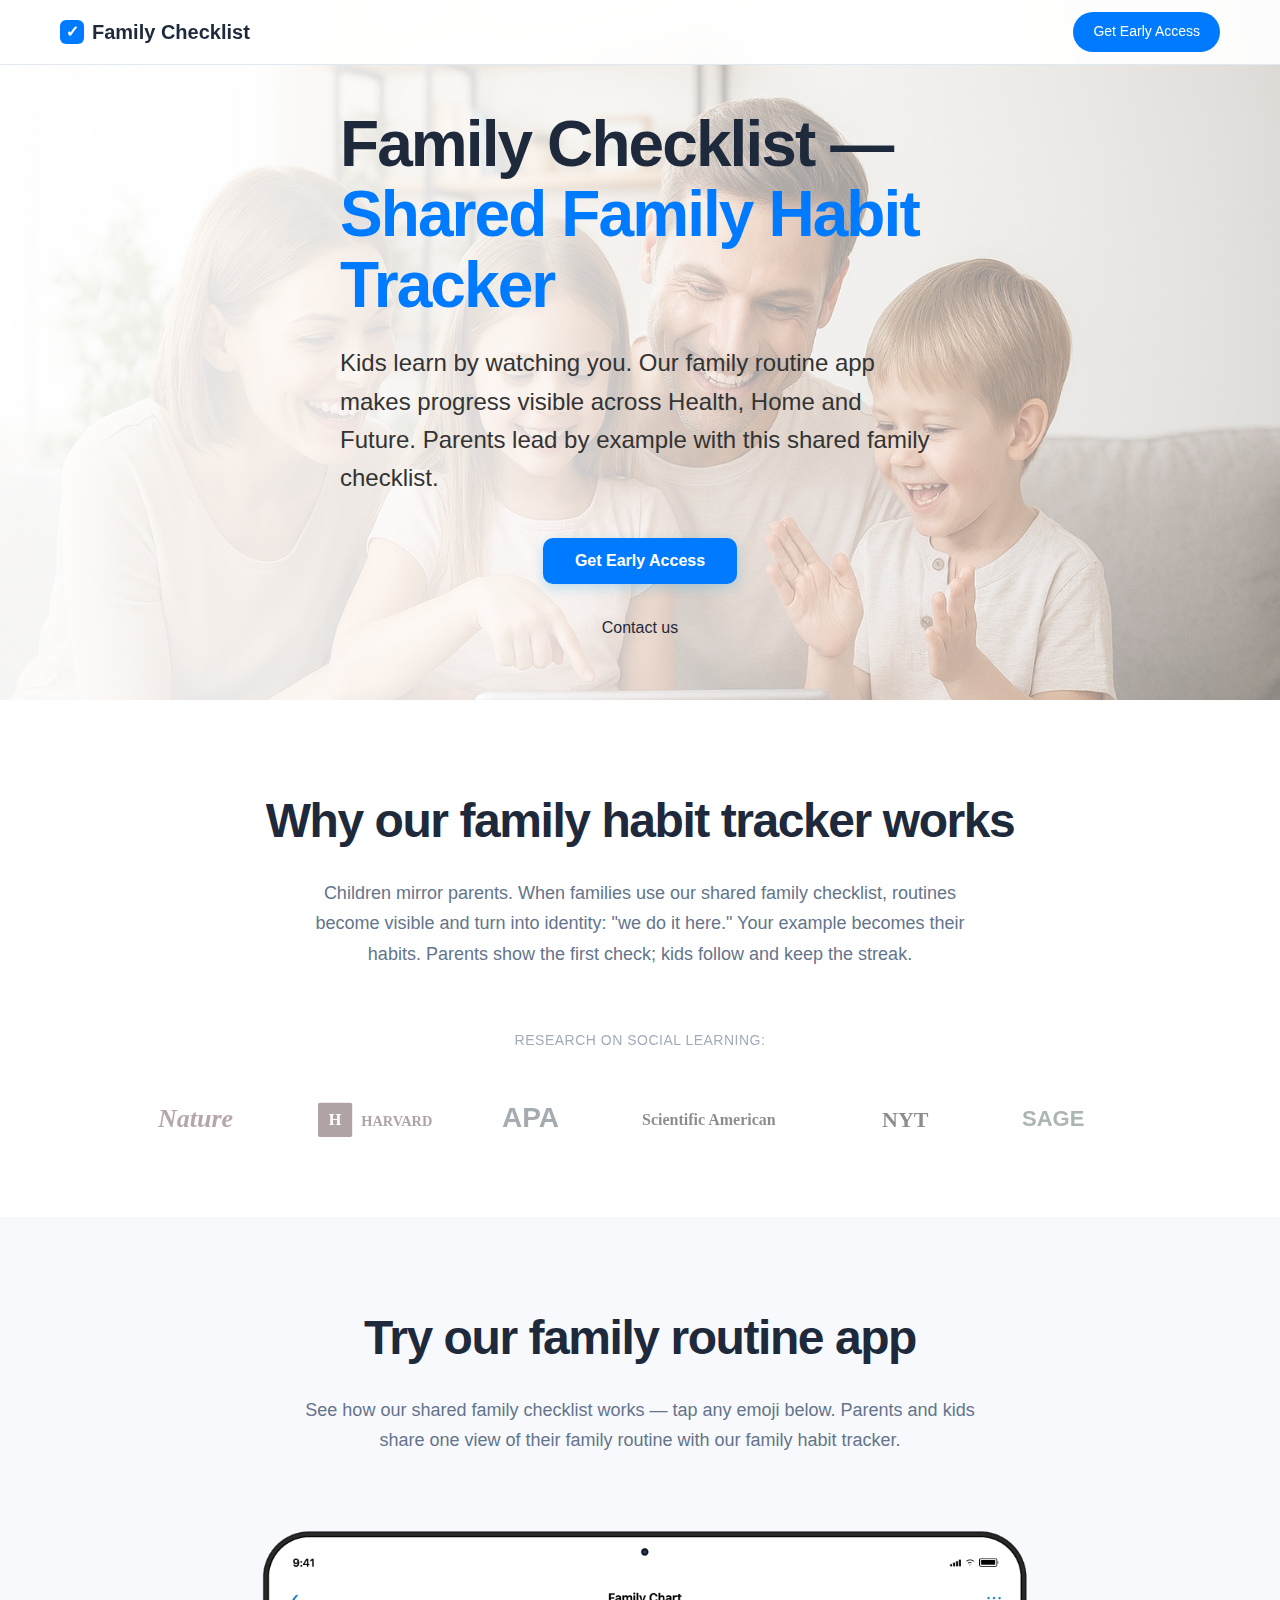
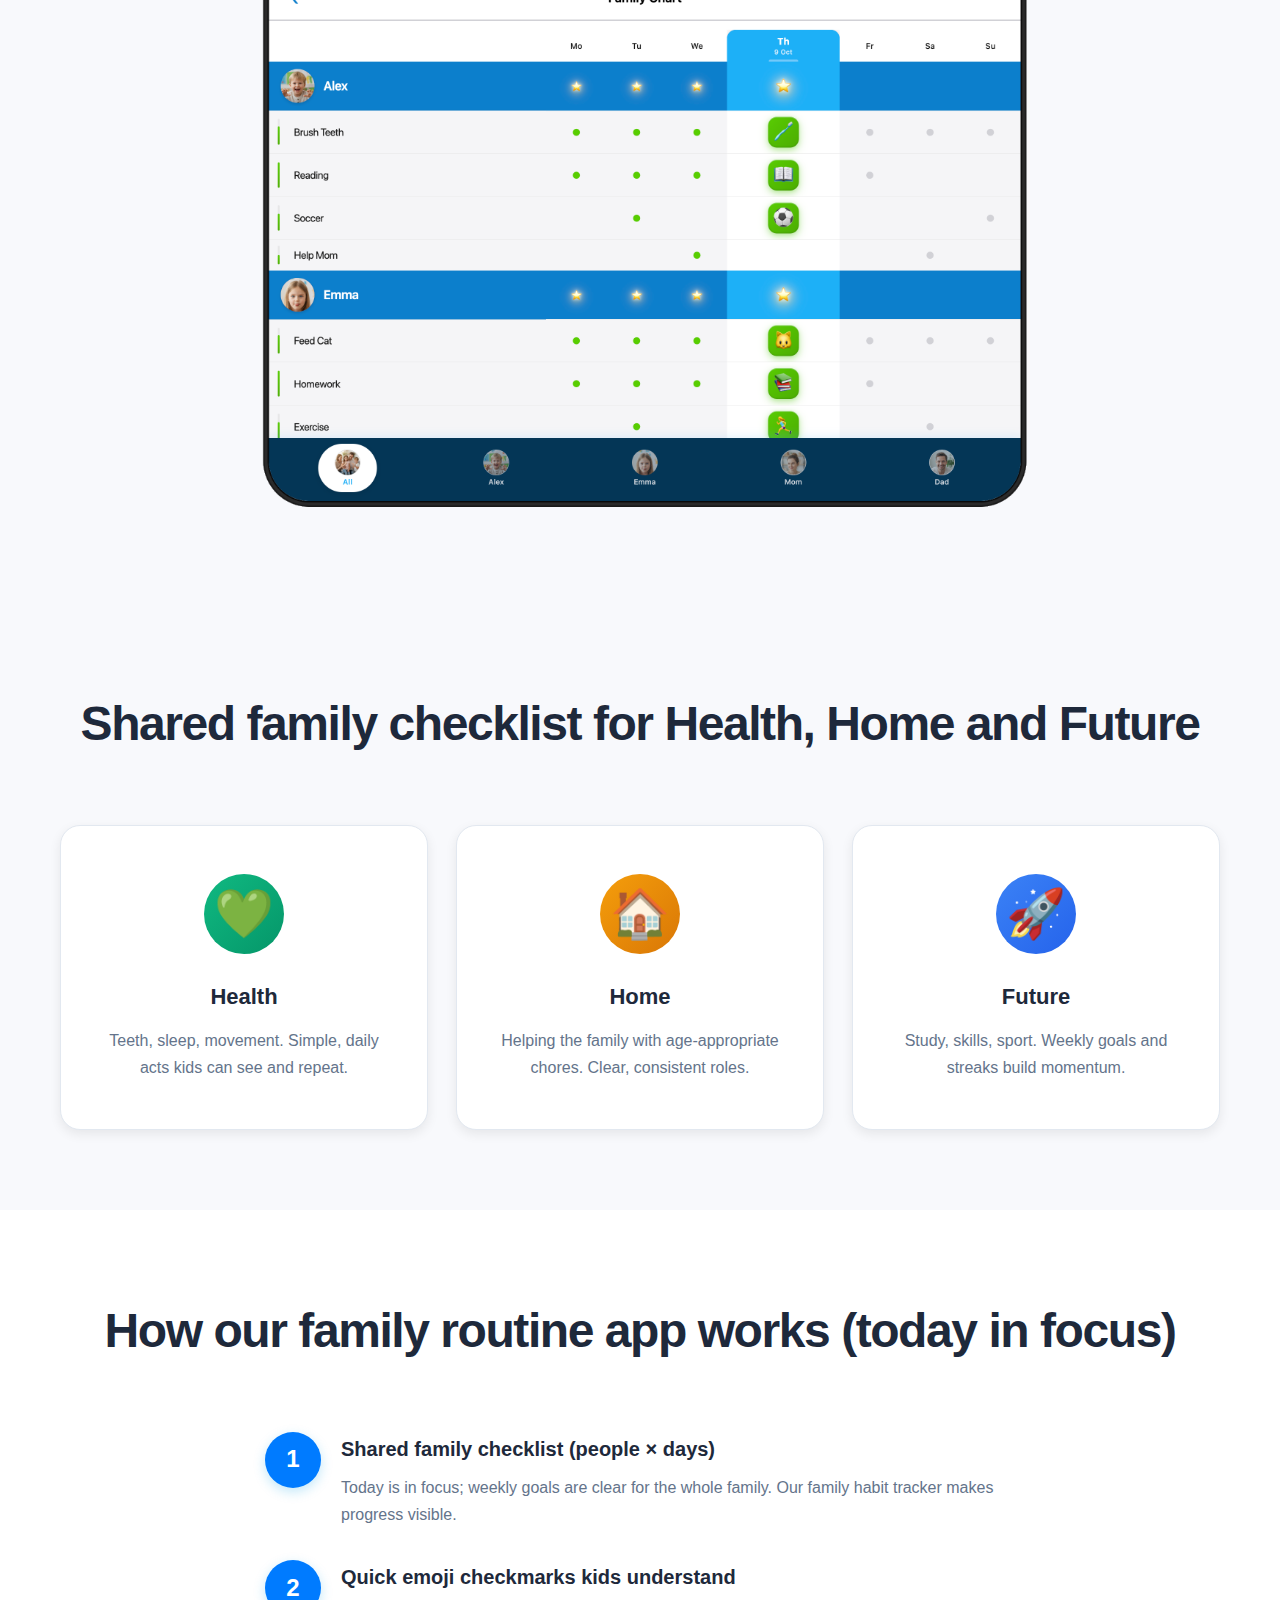
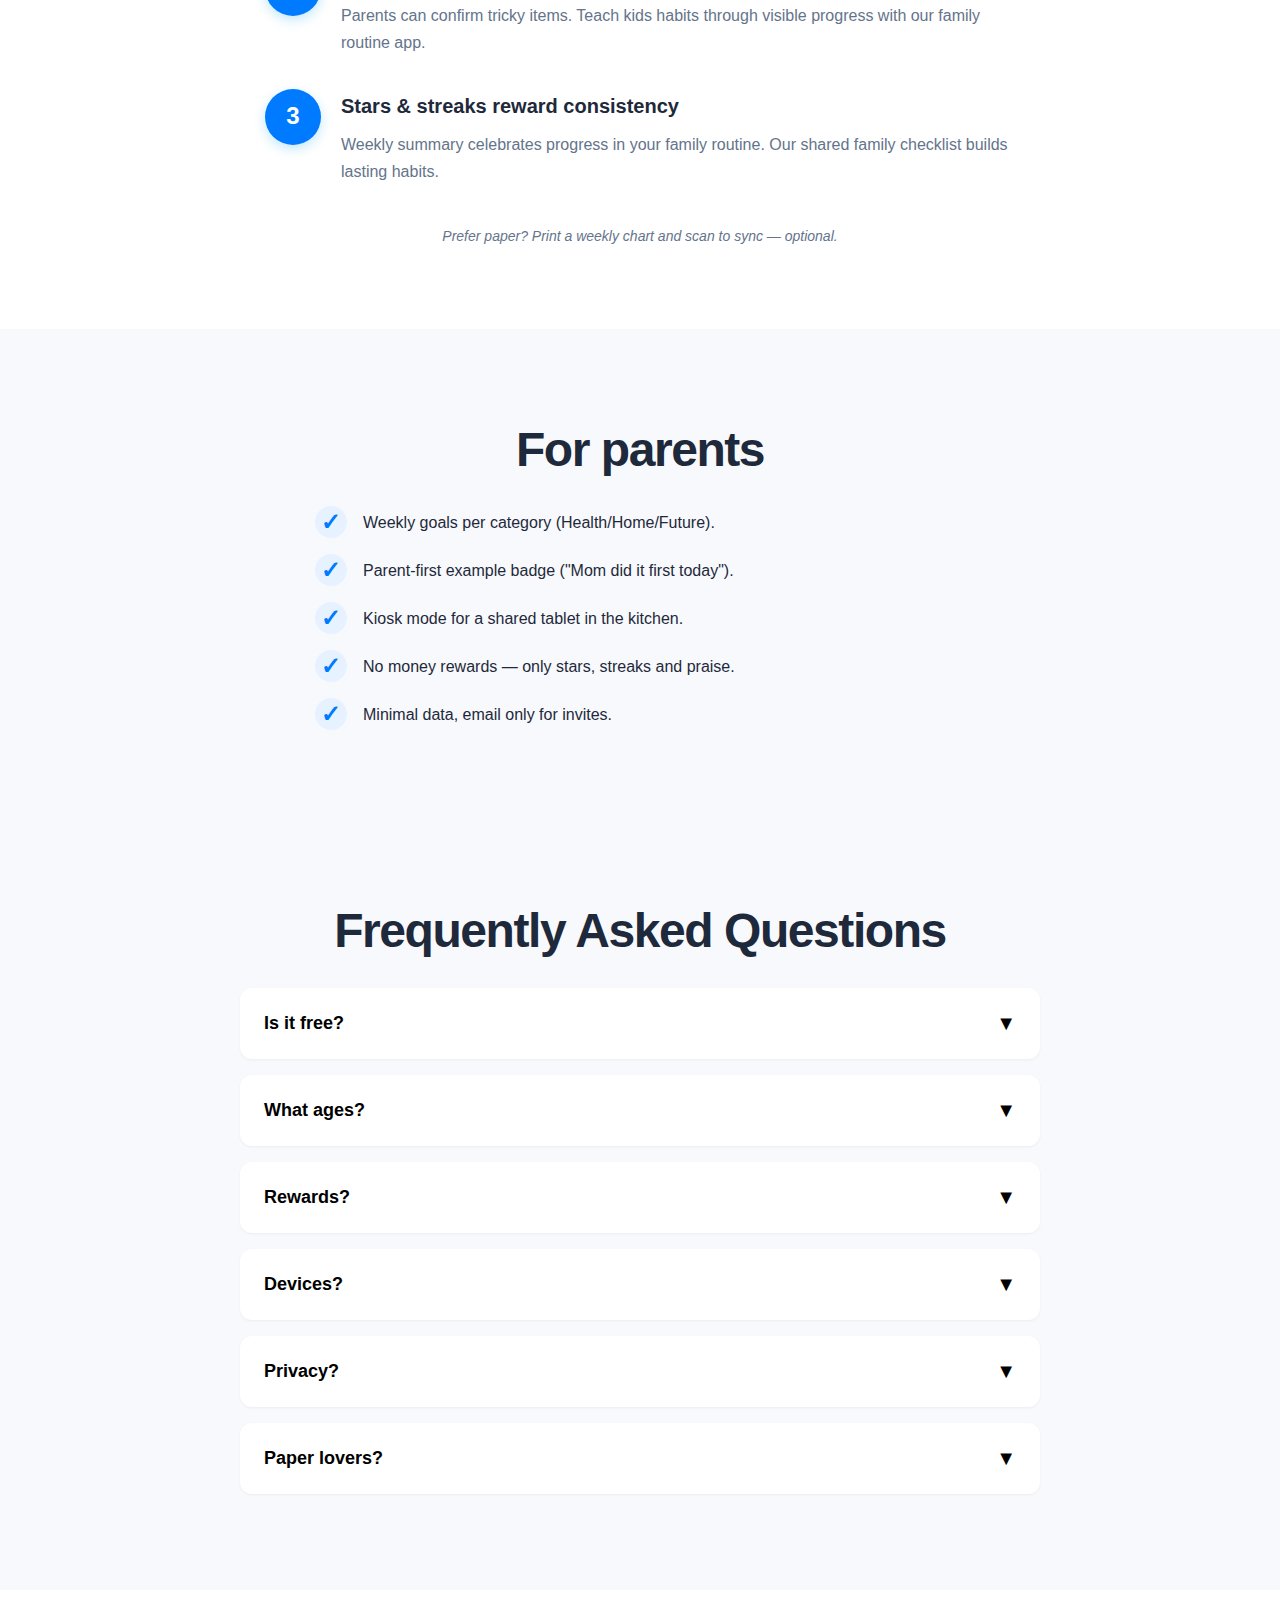
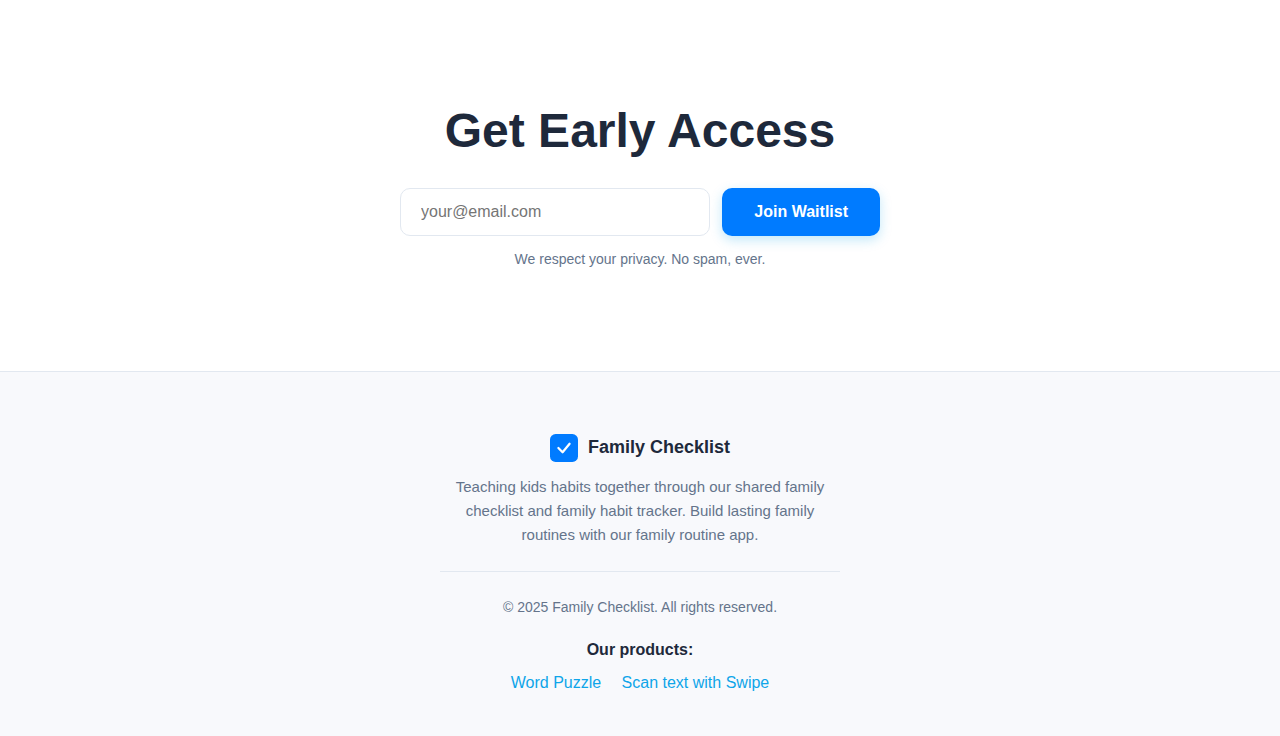
<file: landings/family-checklist.com/index.html>
<!DOCTYPE html>
<html lang="en">
<head>
    <meta charset="UTF-8">
    <meta name="viewport" content="width=device-width, initial-scale=1.0">
    
    <!-- SEO -->
    <title>Family Checklist — Shared Family Habit Tracker for Kids & Parents</title>
    <meta name="description" content="Family habit tracker that teaches kids responsibility through shared family checklist. Health • Home • Future routines. Parents lead by example with family routine app.">
    <meta name="keywords" content="family checklist, family habit tracker, shared family checklist, family routine app, teach kids habits, kids responsibility, family routine">
    <link rel="canonical" href="https://family-checklist.com/">
    
    <!-- Open Graph -->
    <meta property="og:title" content="Family Checklist — Shared Family Habit Tracker for Kids & Parents">
    <meta property="og:description" content="Family habit tracker that teaches kids responsibility through shared family checklist. Health • Home • Future routines. Parents lead by example.">
    <meta property="og:type" content="website">
    <meta property="og:url" content="https://family-checklist.com/">
    <meta property="og:image" content="https://family-checklist.com/og-image.jpg">
    
    <!-- Schema.org structured data -->
    <script type="application/ld+json">
    {
        "@context": "https://schema.org",
        "@type": "SoftwareApplication",
        "name": "Family Checklist",
        "description": "Family habit tracker that teaches kids responsibility through shared family checklist",
        "applicationCategory": "FamilyApplication",
        "operatingSystem": "iOS, Android",
        "offers": {
            "@type": "Offer",
            "price": "0",
            "priceCurrency": "USD"
        },
        "aggregateRating": {
            "@type": "AggregateRating",
            "ratingValue": "4.8",
            "ratingCount": "150"
        }
    }
    </script>
    
    <!-- Favicon -->
    <link rel="icon" href="data:image/svg+xml,%3Csvg xmlns='http://www.w3.org/2000/svg' viewBox='0 0 100 100'%3E%3Crect width='100' height='100' rx='20' fill='%23007BFF'/%3E%3Cpath d='M25 50 L40 65 L75 30' stroke='white' stroke-width='10' fill='none' stroke-linecap='round' stroke-linejoin='round'/%3E%3C/svg%3E">
    
    <style>
        * {
            margin: 0;
            padding: 0;
            box-sizing: border-box;
        }
        
        :root {
            --primary-color: hsl(211 100% 50%);
            --text-primary: #1E293B;
            --text-secondary: #64748B;
            --bg-white: #FFFFFF;
            --bg-light: #F8F9FC;
            --border-light: #E2E8F0;
            --shadow-sm: 0 1px 3px rgba(0, 0, 0, 0.05);
            --shadow-md: 0 4px 12px rgba(0, 0, 0, 0.08);
            --shadow-lg: 0 10px 25px rgba(0, 0, 0, 0.1);
            --radius: 12px;
            --radius-lg: 20px;
        }
        
        body {
            font-family: -apple-system, BlinkMacSystemFont, 'Segoe UI', Roboto, 'Helvetica Neue', Arial, sans-serif;
            line-height: 1.7;
            color: var(--text-primary);
            background: var(--bg-light);
            overflow-x: hidden;
        }
        
        .container {
            max-width: 1200px;
            margin: 0 auto;
            padding: 0 20px;
        }
        
        /* Top Bar */
        .top-bar {
            position: fixed;
            top: 0;
            left: 0;
            right: 0;
            background: rgba(255, 255, 255, 0.92);
            backdrop-filter: blur(20px);
            -webkit-backdrop-filter: blur(20px);
            border-bottom: 1px solid var(--border-light);
            z-index: 1000;
            padding: 12px 0;
        }
        
        .top-bar .container {
            display: flex;
            justify-content: space-between;
            align-items: center;
        }
        
        .logo {
            font-size: 20px;
            font-weight: 600;
            color: var(--text-primary);
            text-decoration: none;
            display: flex;
            align-items: center;
            gap: 8px;
        }
        
        .logo::before {
            content: "✓";
            width: 24px;
            height: 24px;
            background: var(--primary-color);
            color: white;
            border-radius: 6px;
            display: flex;
            align-items: center;
            justify-content: center;
            font-size: 16px;
            font-weight: 700;
        }
        
        .top-cta {
            background: var(--primary-color);
            color: white;
            padding: 8px 20px;
            border-radius: 20px;
            text-decoration: none;
            font-weight: 500;
            font-size: 14px;
            transition: opacity 0.2s;
        }
        
        .top-cta:hover {
            opacity: 0.8;
        }
        
        /* Hero Section */
        .hero {
            padding: 150px 0 80px;
            position: relative;
            overflow: hidden;
            min-height: 550px;
            display: flex;
            align-items: center;
            background: var(--bg-light);
        }
        
        .hero::before {
            content: '';
            position: absolute;
            top: 0;
            left: 0;
            right: 0;
            bottom: 0;
            background-image: url('./images/hero-family.jpg'); /* Family using shared family checklist together */
            background-size: cover;
            background-position: center;
            background-repeat: no-repeat;
            z-index: 0;
        }
        
        .hero::after {
            content: '';
            position: absolute;
            top: 0;
            left: 0;
            right: 0;
            bottom: 0;
            background: linear-gradient(135deg, 
                rgba(255, 255, 255, 0.88) 0%, 
                rgba(255, 255, 255, 0.75) 50%,
                rgba(245, 245, 247, 0.65) 100%);
            z-index: 1;
        }
        
        .hero .container {
            position: relative;
            z-index: 2;
        }
        
        .hero-content {
            max-width: 700px;
            margin: 0 auto;
            text-align: center;
        }
        
        .hero h1 {
            font-size: clamp(36px, 6vw, 64px);
            font-weight: 800;
            margin-bottom: 24px;
            letter-spacing: -0.03em;
            line-height: 1.1;
            color: var(--text-primary);
            text-shadow: none;
        }
        
        .hero h1 .highlight {
            color: var(--primary-color);
        }
        
        .hero .subtitle {
            font-size: clamp(18px, 2.5vw, 24px);
            color: #333333;
            max-width: 650px;
            margin: 0 auto 40px;
            line-height: 1.6;
            font-weight: 400;
        }
        
        @media (min-width: 1024px) {
            .hero {
                min-height: 700px;
                padding: 100px 0 20px;
            }
            
            .hero::after {
                background: linear-gradient(to right, 
                    rgba(255, 255, 255, 0.92) 0%, 
                    rgba(255, 255, 255, 0.85) 40%,
                    rgba(255, 255, 255, 0.65) 60%,
                    rgba(245, 245, 247, 0.45) 100%);
            }
            
            .hero-content {
                margin: 0;
                text-align: left;
                max-width: 600px;
            }
            
            .hero .subtitle {
                margin: 0 0 40px;
            }
            
            .cta-group {
                align-items: flex-start;
            }
            
            .microcopy {
                text-align: left;
            }
        }
        
        .cta-group {
            display: flex;
            flex-direction: column;
            gap: 16px;
            align-items: center;
            margin-bottom: 16px;
        }
        
        .btn-primary {
            background: var(--primary-color);
            color: white;
            padding: 14px 32px;
            border-radius: 10px;
            text-decoration: none;
            font-weight: 600;
            font-size: 16px;
            display: inline-block;
            transition: all 0.2s ease;
            box-shadow: 0 4px 12px rgba(14, 165, 233, 0.25);
            border: none;
            cursor: pointer;
        }
        
        .btn-primary:hover {
            transform: translateY(-1px);
            box-shadow: 0 6px 16px rgba(14, 165, 233, 0.35);
            background: #0284C7;
        }
        
        .btn-secondary {
            color: var(--text-primary);
            text-decoration: none;
            font-weight: 500;
            font-size: 16px;
            padding: 14px 24px;
            border-radius: 10px;
            transition: all 0.2s ease;
            background: transparent;
            border: none;
            cursor: pointer;
        }
        
        .btn-secondary:hover {
            background: rgba(0, 0, 0, 0.05);
        }
        
        .microcopy {
            font-size: 14px;
            color: var(--text-secondary);
        }
        
        /* Sections */
        section {
            padding: 80px 0;
        }
        
        .section-title {
            font-size: clamp(32px, 4vw, 48px);
            font-weight: 800;
            text-align: center;
            margin-bottom: 16px;
            letter-spacing: -0.03em;
            color: var(--text-primary);
        }
        
        .section-text {
            font-size: 18px;
            color: var(--text-secondary);
            text-align: center;
            max-width: 700px;
            margin: 0 auto 60px;
            line-height: 1.7;
        }
        
        /* Why it works */
        .why-section {
            background: var(--bg-white);
        }
        
        .why-visibility-section {
            background: var(--bg-white);
            position: relative;
        }
        
        .research-links {
            display: flex;
            align-items: center;
            justify-content: center;
            gap: 48px;
            margin-top: 48px;
            flex-wrap: wrap;
            opacity: 0.6;
        }
        
        .research-label {
            font-size: 14px;
            color: var(--text-secondary);
            font-weight: 500;
            text-transform: uppercase;
            letter-spacing: 0.5px;
        }
        
        .research-logos {
            display: flex;
            align-items: center;
            gap: 40px;
            flex-wrap: wrap;
            justify-content: center;
        }
        
        .research-logos a {
            text-decoration: none;
            display: inline-block;
            transition: all 0.3s ease;
        }
        
        .research-logo {
            height: auto;
            max-height: 36px;
            opacity: 0.75;
            transition: all 0.3s ease;
            filter: grayscale(80%);
            display: block;
        }
        
        .research-logos a:hover .research-logo {
            opacity: 1;
            filter: grayscale(0%);
            transform: translateY(-2px);
        }
        
        @media (max-width: 768px) {
            .research-links {
                flex-direction: column;
                gap: 24px;
            }
            
            .research-logos {
                gap: 32px;
            }
        }
        
        /* Demo Section */
        .demo-section {
            background: var(--bg-light);
            padding: 80px 0;
        }
        
        .demo-wrapper {
            max-width: 900px;
            margin: 0 auto;
        }
        
        .demo-iframe-container {
            width: 100%;
            max-width: 800px;
            margin: 40px auto 0;
            position: relative;
        }
        
        .demo-iframe {
            width: 100%;
            height: 700px;
            border: none;
            display: block;
            background: transparent;
            border-radius: var(--radius);
        }
        
        .demo-image {
            width: 100%;
            height: auto;
            display: block;
            background: transparent;
            border-radius: var(--radius);
        }
        
        @media (max-width: 900px) {
            .demo-iframe {
                height: 600px;
            }
        }
        
        @media (max-width: 768px) {
            .demo-iframe {
                height: 500px;
            }
            
            .demo-iframe-container {
                padding: 16px;
            }
        }
        
        /* Three Pillars */
        .pillars {
            display: grid;
            grid-template-columns: repeat(auto-fit, minmax(280px, 1fr));
            gap: 28px;
            margin-top: 60px;
        }
        
        .pillar-card {
            background: var(--bg-white);
            padding: 48px 32px;
            border-radius: var(--radius-lg);
            text-align: center;
            box-shadow: var(--shadow-md);
            transition: all 0.3s ease;
            border: 1px solid var(--border-light);
        }
        
        .pillar-card:hover {
            transform: translateY(-2px);
            box-shadow: var(--shadow-lg);
        }
        
        .pillar-icon {
            font-size: 48px;
            margin-bottom: 24px;
            display: flex;
            align-items: center;
            justify-content: center;
            width: 80px;
            height: 80px;
            margin: 0 auto 24px;
            border-radius: 50%;
        }
        
        .pillar-icon.health {
            background: linear-gradient(135deg, #10B981 0%, #059669 100%);
        }
        
        .pillar-icon.home {
            background: linear-gradient(135deg, #F59E0B 0%, #D97706 100%);
        }
        
        .pillar-icon.future {
            background: linear-gradient(135deg, #3B82F6 0%, #2563EB 100%);
        }
        
        .pillar-title {
            font-size: 22px;
            font-weight: 700;
            margin-bottom: 12px;
            color: var(--text-primary);
        }
        
        .pillar-text {
            font-size: 16px;
            color: var(--text-secondary);
            line-height: 1.7;
        }
        
        /* How it works */
        .steps {
            display: flex;
            flex-direction: column;
            gap: 32px;
            margin-top: 60px;
            max-width: 750px;
            margin-left: auto;
            margin-right: auto;
        }
        
        .step {
            display: flex;
            gap: 20px;
            align-items: flex-start;
        }
        
        .step-number {
            flex-shrink: 0;
            width: 56px;
            height: 56px;
            background: var(--primary-color);
            color: white;
            border-radius: 50%;
            display: flex;
            align-items: center;
            justify-content: center;
            font-weight: 700;
            font-size: 24px;
            box-shadow: 0 4px 12px rgba(14, 165, 233, 0.25);
        }
        
        .step-content h3 {
            font-size: 20px;
            font-weight: 700;
            margin-bottom: 8px;
            color: var(--text-primary);
        }
        
        .step-content p {
            color: var(--text-secondary);
            line-height: 1.7;
            font-size: 16px;
        }
        
        .footnote {
            text-align: center;
            font-size: 14px;
            color: var(--text-secondary);
            margin-top: 40px;
            font-style: italic;
        }
        
        /* For Parents */
        .features-list {
            max-width: 650px;
            margin: 0 auto;
            display: flex;
            flex-direction: column;
            gap: 16px;
        }
        
        .features-list ul {
            list-style: none;
            display: flex;
            flex-direction: column;
            gap: 16px;
        }
        
        .features-list li {
            padding: 0;
            display: flex;
            align-items: center;
            gap: 16px;
            font-size: 16px;
            color: var(--text-primary);
        }
        
        .features-list li::before {
            content: "✓";
            color: var(--primary-color);
            font-weight: 700;
            font-size: 24px;
            flex-shrink: 0;
            width: 32px;
            height: 32px;
            background: hsl(211 100% 95%);
            border-radius: 50%;
            display: flex;
            align-items: center;
            justify-content: center;
        }
        
        /* FAQ */
        .faq-section {
            background: var(--bg-light);
        }
        
        .faq-list {
            max-width: 800px;
            margin: 0 auto;
        }
        
        .faq-item {
            background: var(--bg-white);
            border-radius: var(--radius);
            margin-bottom: 16px;
            overflow: hidden;
            box-shadow: var(--shadow-sm);
        }
        
        .faq-question {
            width: 100%;
            text-align: left;
            padding: 24px;
            border: none;
            background: transparent;
            font-size: 18px;
            font-weight: 600;
            cursor: pointer;
            display: flex;
            justify-content: space-between;
            align-items: center;
            transition: background 0.2s;
        }
        
        .faq-question:hover {
            background: var(--bg-light);
        }
        
        .faq-icon {
            font-size: 20px;
            transition: transform 0.3s;
        }
        
        .faq-item.active .faq-icon {
            transform: rotate(180deg);
        }
        
        .faq-answer {
            max-height: 0;
            overflow: hidden;
            transition: max-height 0.3s ease-out;
        }
        
        .faq-item.active .faq-answer {
            max-height: 500px;
        }
        
        .faq-answer-content {
            padding: 0 24px 24px;
            color: var(--text-secondary);
            line-height: 1.7;
            font-size: 16px;
        }
        
        /* Bottom CTA / Early Access Form */
        .bottom-cta {
            text-align: center;
            padding: 100px 0;
            background: var(--bg-white);
        }
        
        .bottom-cta h2 {
            font-size: clamp(32px, 5vw, 48px);
            font-weight: 800;
            margin-bottom: 16px;
            color: var(--text-primary);
        }
        
        .bottom-cta .microcopy {
            text-align: center;
            margin-bottom: 32px;
        }
        
        .early-access-form {
            max-width: 480px;
            margin: 0 auto;
            display: flex;
            gap: 12px;
            flex-wrap: wrap;
            justify-content: center;
        }
        
        .early-access-form input[type="email"] {
            flex: 1;
            min-width: 260px;
            padding: 14px 20px;
            border: 1px solid var(--border-light);
            border-radius: 10px;
            font-size: 16px;
            font-family: inherit;
            transition: border-color 0.2s;
            background: var(--bg-white);
        }
        
        .early-access-form input[type="email"]:focus {
            outline: none;
            border-color: var(--primary-color);
            box-shadow: 0 0 0 3px rgba(14, 165, 233, 0.1);
        }
        
        .early-access-form button {
            padding: 14px 32px;
            background: var(--primary-color);
            color: white;
            border: none;
            border-radius: 10px;
            font-size: 16px;
            font-weight: 600;
            cursor: pointer;
            transition: all 0.2s ease;
            box-shadow: 0 4px 12px rgba(14, 165, 233, 0.25);
        }
        
        .early-access-form button:hover {
            background: #0284C7;
            transform: translateY(-1px);
            box-shadow: 0 6px 16px rgba(14, 165, 233, 0.35);
        }
        
        .form-privacy {
            margin-top: 12px;
            font-size: 14px;
            color: var(--text-secondary);
        }
        
        /* Modal */
        .modal {
            display: none;
            position: fixed;
            top: 0;
            left: 0;
            right: 0;
            bottom: 0;
            background: rgba(0, 0, 0, 0.4);
            backdrop-filter: blur(6px);
            z-index: 2000;
            align-items: center;
            justify-content: center;
            padding: 20px;
        }
        
        .modal.active {
            display: flex;
        }
        
        .modal-content {
            background: var(--bg-white);
            border-radius: var(--radius-lg);
            max-width: 480px;
            width: 100%;
            max-height: 90vh;
            overflow-y: auto;
            position: relative;
            box-shadow: var(--shadow-lg);
        }
        
        .modal-header {
            padding: 28px 28px 20px;
            border-bottom: 1px solid var(--border-light);
            position: relative;
        }
        
        .modal-header h3 {
            font-size: 22px;
            font-weight: 700;
            color: var(--text-primary);
        }
        
        .modal-close {
            position: absolute;
            top: 20px;
            right: 20px;
            background: none;
            border: none;
            font-size: 24px;
            cursor: pointer;
            color: var(--text-secondary);
            line-height: 1;
            padding: 4px;
            transition: color 0.2s;
        }
        
        .modal-close:hover {
            color: var(--text-primary);
        }
        
        .modal-body {
            padding: 28px;
        }
        
        .form-group {
            margin-bottom: 24px;
        }
        
        .form-group label {
            display: block;
            margin-bottom: 8px;
            font-weight: 500;
            font-size: 14px;
        }
        
        .form-group input,
        .form-group textarea {
            width: 100%;
            padding: 12px 16px;
            border: 1px solid var(--border-light);
            border-radius: 10px;
            font-size: 16px;
            font-family: inherit;
            transition: all 0.2s ease;
            background: var(--bg-white);
        }
        
        .form-group input:focus,
        .form-group textarea:focus {
            outline: none;
            border-color: var(--primary-color);
            box-shadow: 0 0 0 3px rgba(14, 165, 233, 0.1);
        }
        
        .form-group textarea {
            resize: vertical;
            min-height: 120px;
        }
        
        .checkbox-group {
            margin-bottom: 24px;
        }
        
        .checkbox-label {
            display: flex;
            align-items: center;
            gap: 8px;
            margin-bottom: 12px;
            cursor: pointer;
        }
        
        .checkbox-label input[type="checkbox"] {
            width: 20px;
            height: 20px;
            cursor: pointer;
        }
        
        .form-required {
            font-size: 13px;
            color: var(--text-secondary);
            margin-bottom: 16px;
        }
        
        .form-submit {
            width: 100%;
            background: var(--primary-color);
            color: white;
            padding: 14px;
            border: none;
            border-radius: 10px;
            font-size: 16px;
            font-weight: 600;
            cursor: pointer;
            transition: all 0.2s ease;
            box-shadow: 0 4px 12px rgba(14, 165, 233, 0.25);
        }
        
        .form-submit:hover {
            background: #0284C7;
            transform: translateY(-1px);
            box-shadow: 0 6px 16px rgba(14, 165, 233, 0.35);
        }
        
        .form-submit:disabled {
            opacity: 0.5;
            cursor: not-allowed;
            transform: none;
        }
        
        .form-submit:disabled:hover {
            transform: none;
            box-shadow: 0 4px 12px rgba(14, 165, 233, 0.25);
        }
        
        .form-message {
            margin-top: 16px;
            padding: 12px;
            border-radius: 8px;
            text-align: center;
            font-size: 14px;
            display: none;
        }
        
        .form-message.success {
            background: #E8F5E9;
            color: #2E7D32;
            display: block;
        }
        
        .form-message.error {
            background: #FFEBEE;
            color: #C62828;
            display: block;
        }
        
        .honeypot {
            position: absolute;
            left: -9999px;
            opacity: 0;
        }
        
        /* Footer */
        footer {
            background: var(--bg-light);
            padding: 60px 0 40px;
            text-align: center;
            border-top: 1px solid var(--border-light);
        }
        
        .footer-content {
            max-width: 400px;
            margin: 0 auto;
        }
        
        .footer-logo {
            display: flex;
            align-items: center;
            gap: 10px;
            font-size: 18px;
            font-weight: 700;
            margin-bottom: 12px;
            justify-content: center;
            color: var(--text-primary);
        }
        
        .footer-logo img {
            width: 28px;
            height: 28px;
        }
        
        .footer-description {
            font-size: 15px;
            color: var(--text-secondary);
            line-height: 1.6;
            margin-bottom: 24px;
        }
        
        .footer-copy {
            font-size: 14px;
            color: var(--text-secondary);
            padding-top: 24px;
            border-top: 1px solid var(--border-light);
        }
        
        .footer-links {
            display: flex;
            justify-content: center;
            gap: 32px;
            margin-bottom: 20px;
            flex-wrap: wrap;
        }
        
        .footer-links a {
            color: var(--text-secondary);
            text-decoration: none;
            font-size: 14px;
        }
        
        .footer-links a:hover {
            color: var(--primary-color);
        }
        
        /* Responsive */
        @media (max-width: 768px) {
            .hero {
                padding: 100px 0 60px;
            }
            
            section {
                padding: 60px 0;
            }
            
            .pillars {
                grid-template-columns: 1fr;
            }
            
            .step {
                flex-direction: column;
            }
            
            .footer-links {
                flex-direction: column;
                gap: 16px;
            }
        }
    </style>
</head>
<body>
    <!-- Yandex.Metrika counter -->
    <script type="text/javascript">
        window.__ymId = 104570658;
        (function(m,e,t,r,i,k,a){m[i]=m[i]||function(){(m[i].a=m[i].a||[]).push(arguments)};
        m[i].l=1*new Date();
        for (var j = 0; j < document.scripts.length; j++) {if (document.scripts[j].src === r) { return; }}
        k=e.createElement(t),a=e.getElementsByTagName(t)[0],k.async=1,k.src=r,a.parentNode.insertBefore(k,a)})
        (window, document, "script", "https://mc.yandex.ru/metrika/tag.js", "ym");
        
        ym(104570658, "init", {
            clickmap:true,
            trackLinks:true,
            accurateTrackBounce:true,
            webvisor:true
        });
    </script>
    <noscript><div><img src="https://mc.yandex.ru/watch/104570658" style="position:absolute; left:-9999px;" alt="" /></div></noscript>
    <!-- /Yandex.Metrika counter -->

    <!-- Top Bar -->
    <div class="top-bar">
        <div class="container">
            <a href="/" class="logo">Family Checklist</a>
            <a href="#" class="top-cta" data-cta="top">Get Early Access</a>
        </div>
    </div>

    <!-- Hero Section -->
    <section class="hero" id="hero" aria-label="Family Checklist - Shared Family Habit Tracker">
        <div class="container">
            <div class="hero-content">
                <h1>Family Checklist — <span class="highlight">Shared Family Habit Tracker</span></h1>
                <p class="subtitle">Kids learn by watching you. Our family routine app makes progress visible across Health, Home and Future. Parents lead by example with this shared family checklist.</p>
                <div class="cta-group">
                    <button class="btn-primary" data-cta="hero">Get Early Access</button>
                    <a href="#" class="btn-secondary" data-contact>Contact us</a>
                </div>
            </div>
        </div>
    </section>

    <!-- Why it works -->
    <section class="why-visibility-section" aria-labelledby="why-section-title">
        <div class="container">
            <h2 class="section-title" id="why-section-title">Why our family habit tracker works</h2>
            <p class="section-text">Children mirror parents. When families use our shared family checklist, routines become visible and turn into identity: "we do it here." Your example becomes their habits. Parents show the first check; kids follow and keep the streak.</p>
            
            <div class="research-links">
                <span class="research-label">Research on Social Learning:</span>
                <div class="research-logos">
                    <!-- Nature -->
                    <a href="https://www.nature.com/articles/s41598-021-97354-9" target="_blank" rel="noopener noreferrer" title="Children and action observation - Nature Scientific Reports">
                        <svg class="research-logo" height="32" viewBox="0 0 120 32" xmlns="http://www.w3.org/2000/svg">
                            <text x="0" y="24" font-family="Georgia, serif" font-size="26" font-weight="700" font-style="italic" fill="#C41E3A">Nature</text>
                        </svg>
                    </a>
                    
                    <!-- Harvard -->
                    <a href="https://developingchild.harvard.edu/wp-content/uploads/2024/10/wp14_reward_motivation_121118_FINAL.pdf" target="_blank" rel="noopener noreferrer" title="Reward and Motivation - Harvard Center on the Developing Child">
                        <svg class="research-logo" height="40" viewBox="0 0 160 40" xmlns="http://www.w3.org/2000/svg">
                            <g>
                                <rect x="0" y="2" width="38" height="38" fill="#A51C30" rx="2"/>
                                <text x="19" y="27" font-family="Georgia, serif" font-size="18" font-weight="700" fill="white" text-anchor="middle">H</text>
                                <text x="48" y="28" font-family="Georgia, serif" font-size="16" font-weight="600" fill="#A51C30">HARVARD</text>
                            </g>
                        </svg>
                    </a>
                    
                    <!-- APA -->
                    <a href="https://www.apa.org/topics/parenting/emotion-regulation" target="_blank" rel="noopener noreferrer" title="Teaching Emotion Regulation - American Psychological Association">
                        <svg class="research-logo" height="32" viewBox="0 0 100 32" xmlns="http://www.w3.org/2000/svg">
                            <text x="0" y="24" font-family="-apple-system, BlinkMacSystemFont, sans-serif" font-size="28" font-weight="700" fill="#005587">APA</text>
                        </svg>
                    </a>
                    
                    <!-- Scientific American -->
                    <a href="https://www.scientificamerican.com/article/the-neuroscience-of-true-grit/" target="_blank" rel="noopener noreferrer" title="The Neuroscience of True Grit - Scientific American">
                        <svg class="research-logo" height="28" viewBox="0 0 200 28" xmlns="http://www.w3.org/2000/svg">
                            <text x="0" y="20" font-family="Georgia, serif" font-size="16" font-weight="600" fill="#000">Scientific American</text>
                        </svg>
                    </a>
                    
                    <!-- NYT -->
                    <a href="https://www.nytimes.com/2020/09/02/parenting/school-routines.html" target="_blank" rel="noopener noreferrer" title="The Power of School Routines - New York Times">
                        <svg class="research-logo" height="28" viewBox="0 0 100 28" xmlns="http://www.w3.org/2000/svg">
                            <text x="0" y="22" font-family="'Old English Text MT', 'Blackletter', Georgia, serif" font-size="22" font-weight="700" fill="#000">NYT</text>
                        </svg>
                    </a>
                    
                    <!-- SAGE -->
                    <a href="https://journals.sagepub.com/doi/full/10.1177/21501319221089763" target="_blank" rel="noopener noreferrer" title="Family Routines and Child Development - SAGE Journals">
                        <svg class="research-logo" height="26" viewBox="0 0 100 26" xmlns="http://www.w3.org/2000/svg">
                            <text x="0" y="20" font-family="-apple-system, BlinkMacSystemFont, sans-serif" font-size="22" font-weight="700" fill="#00704A">SAGE</text>
                        </svg>
                    </a>
                </div>
            </div>
        </div>
    </section>

    <!-- Interactive Demo -->
    <section class="demo-section" aria-labelledby="demo-section-title">
        <div class="container">
            <h2 class="section-title" id="demo-section-title">Try our family routine app</h2>
            <p class="section-text">See how our shared family checklist works — tap any emoji below. Parents and kids share one view of their family routine with our family habit tracker.</p>
            
            <div class="demo-iframe-container">
                <img src="./images/ipad-board-small.png" alt="Family Checklist app preview" class="demo-image">
            </div>
        </div>
    </section>

    <!-- Three Pillars -->
    <section aria-labelledby="pillars-section-title">
        <div class="container">
            <h2 class="section-title" id="pillars-section-title">Shared family checklist for Health, Home and Future</h2>
            <div class="pillars">
                <div class="pillar-card">
                    <span class="pillar-icon health">💚</span>
                    <h3 class="pillar-title">Health</h3>
                    <p class="pillar-text">Teeth, sleep, movement. Simple, daily acts kids can see and repeat.</p>
                </div>
                <div class="pillar-card">
                    <span class="pillar-icon home">🏠</span>
                    <h3 class="pillar-title">Home</h3>
                    <p class="pillar-text">Helping the family with age-appropriate chores. Clear, consistent roles.</p>
                </div>
                <div class="pillar-card">
                    <span class="pillar-icon future">🚀</span>
                    <h3 class="pillar-title">Future</h3>
                    <p class="pillar-text">Study, skills, sport. Weekly goals and streaks build momentum.</p>
                </div>
            </div>
        </div>
    </section>

    <!-- How it works -->
    <section class="why-section" aria-labelledby="how-section-title">
        <div class="container">
            <h2 class="section-title" id="how-section-title">How our family routine app works (today in focus)</h2>
            <div class="steps">
                <div class="step">
                    <div class="step-number">1</div>
                    <div class="step-content">
                        <h3>Shared family checklist (people × days)</h3>
                        <p>Today is in focus; weekly goals are clear for the whole family. Our family habit tracker makes progress visible.</p>
                    </div>
                </div>
                <div class="step">
                    <div class="step-number">2</div>
                    <div class="step-content">
                        <h3>Quick emoji checkmarks kids understand</h3>
                        <p>Parents can confirm tricky items. Teach kids habits through visible progress with our family routine app.</p>
                    </div>
                </div>
                <div class="step">
                    <div class="step-number">3</div>
                    <div class="step-content">
                        <h3>Stars & streaks reward consistency</h3>
                        <p>Weekly summary celebrates progress in your family routine. Our shared family checklist builds lasting habits.</p>
                    </div>
                </div>
            </div>
            <p class="footnote">Prefer paper? Print a weekly chart and scan to sync — optional.</p>
        </div>
    </section>

    <!-- For Parents -->
    <section aria-labelledby="parents-section-title">
        <div class="container">
            <h2 class="section-title" id="parents-section-title">For parents</h2>
            <div class="features-list">
                <ul>
                    <li>Weekly goals per category (Health/Home/Future).</li>
                    <li>Parent-first example badge ("Mom did it first today").</li>
                    <li>Kiosk mode for a shared tablet in the kitchen.</li>
                    <li>No money rewards — only stars, streaks and praise.</li>
                    <li>Minimal data, email only for invites.</li>
                </ul>
            </div>
        </div>
    </section>

    <!-- FAQ -->
    <section class="faq-section" aria-labelledby="faq-section-title">
        <div class="container">
            <h2 class="section-title" id="faq-section-title">Frequently Asked Questions</h2>
            <div class="faq-list">
                <div class="faq-item">
                    <button class="faq-question">
                        <span>Is it free?</span>
                        <span class="faq-icon">▼</span>
                    </button>
                    <div class="faq-answer">
                        <div class="faq-answer-content">Early Access is free; the app will have a free plan.</div>
                    </div>
                </div>
                <div class="faq-item">
                    <button class="faq-question">
                        <span>What ages?</span>
                        <span class="faq-icon">▼</span>
                    </button>
                    <div class="faq-answer">
                        <div class="faq-answer-content">Works best for 6–14.</div>
                    </div>
                </div>
                <div class="faq-item">
                    <button class="faq-question">
                        <span>Rewards?</span>
                        <span class="faq-icon">▼</span>
                    </button>
                    <div class="faq-answer">
                        <div class="faq-answer-content">Stars & streaks. No money-for-chores by design.</div>
                    </div>
                </div>
                <div class="faq-item">
                    <button class="faq-question">
                        <span>Devices?</span>
                        <span class="faq-icon">▼</span>
                    </button>
                    <div class="faq-answer">
                        <div class="faq-answer-content">iOS/Android; iPad kiosk for the kitchen.</div>
                    </div>
                </div>
                <div class="faq-item">
                    <button class="faq-question">
                        <span>Privacy?</span>
                        <span class="faq-icon">▼</span>
                    </button>
                    <div class="faq-answer">
                        <div class="faq-answer-content">Email for invite only. No ads.</div>
                    </div>
                </div>
                <div class="faq-item">
                    <button class="faq-question">
                        <span>Paper lovers?</span>
                        <span class="faq-icon">▼</span>
                    </button>
                    <div class="faq-answer">
                        <div class="faq-answer-content">Optional print & scan to sync the week.</div>
                    </div>
                </div>
            </div>
        </div>
    </section>

    <!-- Bottom CTA -->
    <section class="bottom-cta">
        <div class="container">
            <h2>Get Early Access</h2>
            <form class="early-access-form" data-form="inline">
                <input type="email" name="email" placeholder="your@email.com" required>
                <button type="submit">Join Waitlist</button>
            </form>
            <p class="form-privacy">We respect your privacy. No spam, ever.</p>
        </div>
    </section>

    <!-- Footer -->
    <footer>
        <div class="container">
            <div class="footer-content">
                <div class="footer-logo">
                    <img src="data:image/svg+xml,%3Csvg xmlns='http://www.w3.org/2000/svg' viewBox='0 0 100 100'%3E%3Crect width='100' height='100' rx='20' fill='%23007BFF'/%3E%3Cpath d='M30 50 L45 65 L70 35' stroke='white' stroke-width='8' fill='none' stroke-linecap='round' stroke-linejoin='round'/%3E%3C/svg%3E" alt="Family Checklist">
                    <span>Family Checklist</span>
                </div>
                <p class="footer-description">Teaching kids habits together through our shared family checklist and family habit tracker. Build lasting family routines with our family routine app.</p>
                <p class="footer-copy">&copy; 2025 Family Checklist. All rights reserved.</p>
                <div style="margin-top:16px; font-weight:600;">Our products:</div>
                <div style="margin-top:6px;">
                    <a href="https://1clue.com" target="_blank" rel="noopener" style="color:#0EA5E9; text-decoration:none; margin-right:16px;">Word Puzzle</a>
                    <a href="https://imakarov.us" target="_blank" rel="noopener" style="color:#0EA5E9; text-decoration:none;">Scan text with Swipe</a>
                </div>
            </div>
        </div>
    </footer>

    <!-- Subscribe Modal -->
    <div class="modal" id="subscribeModal">
        <div class="modal-content">
            <div class="modal-header">
                <h3>Get Early Access</h3>
                <button class="modal-close">&times;</button>
            </div>
            <div class="modal-body">
                <form id="subscribeForm" action="#" method="POST">
                    <!-- Email service configuration (Web3Forms) -->
                    <input type="hidden" name="subject" value="New Early Access Signup - Family Checklist">
                    <input type="hidden" name="from_name" value="Family Checklist Landing">
                    <input type="hidden" name="_captcha" value="true">
                    <input type="hidden" name="_template" value="box">
                    <input type="hidden" name="_next" value="https://family-checklist.com/?ok=1">
                    
                    <!-- Hidden Fields for Tracking -->
                    <input type="hidden" name="page" id="subscribe_page" value="">
                    <input type="hidden" name="utm_source" id="subscribe_utm_source" value="">
                    <input type="hidden" name="utm_medium" id="subscribe_utm_medium" value="">
                    <input type="hidden" name="utm_campaign" id="subscribe_utm_campaign" value="">
                    <input type="hidden" name="utm_content" id="subscribe_utm_content" value="">
                    <input type="hidden" name="utm_term" id="subscribe_utm_term" value="">
                    
                    <!-- Honeypot -->
                    <input type="text" name="_honey" class="honeypot" tabindex="-1" autocomplete="off">
                    
                    <div class="form-group">
                        <label for="subscribe_email">Email *</label>
                        <input type="email" id="subscribe_email" name="email" required placeholder="your@email.com">
                    </div>
                    
                    <div class="checkbox-group">
                        <p style="font-weight: 500; margin-bottom: 12px;">I'm interested in:</p>
                        <label class="checkbox-label">
                            <input type="checkbox" name="platform_ios" value="yes">
                            <span>iOS</span>
                        </label>
                        <label class="checkbox-label">
                            <input type="checkbox" name="platform_android" value="yes">
                            <span>Android</span>
                        </label>
                    </div>
                    
                    <p class="form-required">* Required fields</p>
                    
                    <button type="submit" class="form-submit">Subscribe</button>
                    
                    <div class="form-message" id="subscribeMessage"></div>
                </form>
            </div>
        </div>
    </div>

    <!-- Contact Modal -->
    <div class="modal" id="contactModal">
        <div class="modal-content">
            <div class="modal-header">
                <h3>Contact Us</h3>
                <button class="modal-close">&times;</button>
            </div>
            <div class="modal-body">
                <form id="contactForm" action="#" method="POST">
                    <!-- Email service configuration (Web3Forms) -->
                    <input type="hidden" name="subject" value="Contact — Family Checklist">
                    <input type="hidden" name="from_name" value="Family Checklist Landing">
                    <input type="hidden" name="_captcha" value="true">
                    <input type="hidden" name="_template" value="box">
                    <input type="hidden" name="_next" value="https://family-checklist.com/?contact_ok=1">
                    
                    <!-- Hidden Fields for Tracking -->
                    <input type="hidden" name="page" id="contact_page" value="">
                    <input type="hidden" name="utm_source" id="contact_utm_source" value="">
                    <input type="hidden" name="utm_medium" id="contact_utm_medium" value="">
                    <input type="hidden" name="utm_campaign" id="contact_utm_campaign" value="">
                    <input type="hidden" name="utm_content" id="contact_utm_content" value="">
                    <input type="hidden" name="utm_term" id="contact_utm_term" value="">
                    
                    <!-- Honeypot -->
                    <input type="text" name="_honey" class="honeypot" tabindex="-1" autocomplete="off">
                    
                    <div class="form-group">
                        <label for="contact_name">Name *</label>
                        <input type="text" id="contact_name" name="name" required placeholder="Your name">
                    </div>
                    
                    <div class="form-group">
                        <label for="contact_email">Email *</label>
                        <input type="email" id="contact_email" name="email" required placeholder="your@email.com">
                    </div>
                    
                    <div class="form-group">
                        <label for="message">Message *</label>
                        <textarea id="message" name="message" required placeholder="How can we help?"></textarea>
                    </div>
                    
                    <p class="form-required">* Required fields</p>
                    
                    <button type="submit" class="form-submit">Send Message</button>
                    
                    <div class="form-message" id="contactMessage"></div>
                </form>
            </div>
        </div>
    </div>

    <script>
        // UTM Parameters Capture
        function captureUTMParams() {
            const urlParams = new URLSearchParams(window.location.search);
            const utmParams = {
                utm_source: urlParams.get('utm_source') || '',
                utm_medium: urlParams.get('utm_medium') || '',
                utm_campaign: urlParams.get('utm_campaign') || '',
                utm_content: urlParams.get('utm_content') || '',
                utm_term: urlParams.get('utm_term') || ''
            };
            
            // Store in localStorage
            if (utmParams.utm_source || utmParams.utm_medium || utmParams.utm_campaign) {
                localStorage.setItem('fc_leads', JSON.stringify(utmParams));
            }
            
            return utmParams;
        }

        // Populate hidden fields
        function populateFormFields(formPrefix) {
            const utmParams = captureUTMParams();
            const page = window.location.href.split('?')[0];
            
            document.getElementById(`${formPrefix}_page`).value = page;
            document.getElementById(`${formPrefix}_utm_source`).value = utmParams.utm_source;
            document.getElementById(`${formPrefix}_utm_medium`).value = utmParams.utm_medium;
            document.getElementById(`${formPrefix}_utm_campaign`).value = utmParams.utm_campaign;
            document.getElementById(`${formPrefix}_utm_content`).value = utmParams.utm_content;
            document.getElementById(`${formPrefix}_utm_term`).value = utmParams.utm_term;
        }

        // Modal management
        const subscribeModal = document.getElementById('subscribeModal');
        const contactModal = document.getElementById('contactModal');
        
        function openModal(modal) {
            modal.classList.add('active');
            document.body.style.overflow = 'hidden';
        }
        
        function closeModal(modal) {
            modal.classList.remove('active');
            document.body.style.overflow = '';
        }
        
        // Subscribe CTA buttons
        document.querySelectorAll('[data-cta]').forEach(btn => {
            btn.addEventListener('click', (e) => {
                e.preventDefault();
                const ctaLocation = btn.getAttribute('data-cta');
                
                // Yandex Metrika event
                if (window.ym) {
                    ym(104570658, 'reachGoal', 'subscribe_click', {
                        location: ctaLocation
                    });
                }
                
                populateFormFields('subscribe');
                openModal(subscribeModal);
            });
        });
        
        // Contact buttons
        document.querySelectorAll('[data-contact]').forEach(btn => {
            btn.addEventListener('click', (e) => {
                e.preventDefault();
                populateFormFields('contact');
                openModal(contactModal);
            });
        });
        
        // Close modal buttons
        document.querySelectorAll('.modal-close').forEach(btn => {
            btn.addEventListener('click', () => {
                closeModal(subscribeModal);
                closeModal(contactModal);
            });
        });
        
        // Close on backdrop click
        [subscribeModal, contactModal].forEach(modal => {
            modal.addEventListener('click', (e) => {
                if (e.target === modal) {
                    closeModal(modal);
                }
            });
        });
        
        // FAQ accordion
        document.querySelectorAll('.faq-question').forEach(btn => {
            btn.addEventListener('click', () => {
                const item = btn.closest('.faq-item');
                const wasActive = item.classList.contains('active');
                
                // Close all items
                document.querySelectorAll('.faq-item').forEach(i => i.classList.remove('active'));
                
                // Toggle current item
                if (!wasActive) {
                    item.classList.add('active');
                    
                    // Yandex Metrika event
                    if (window.ym) {
                        ym(104570658, 'reachGoal', 'faq_open', {
                            question: btn.querySelector('span').textContent
                        });
                    }
                }
            });
        });
        
        // Scroll depth tracking
        let scroll50Tracked = false;
        window.addEventListener('scroll', () => {
            const scrollPercent = (window.scrollY / (document.documentElement.scrollHeight - window.innerHeight)) * 100;
            
            if (scrollPercent >= 50 && !scroll50Tracked && window.ym) {
                ym(104570658, 'reachGoal', 'scroll_50');
                scroll50Tracked = true;
            }
        });
        
        // Hero view tracking with IntersectionObserver
        const heroObserver = new IntersectionObserver((entries) => {
            entries.forEach(entry => {
                if (entry.isIntersecting && entry.intersectionRatio >= 1.0 && window.ym) {
                    ym(104570658, 'reachGoal', 'hero_view');
                    heroObserver.disconnect();
                }
            });
        }, { threshold: 1.0 });
        
        const heroElement = document.getElementById('hero');
        if (heroElement) {
            heroObserver.observe(heroElement);
        }
        
        // Form submission handling (Web3Forms)
        const subscribeForm = document.getElementById('subscribeForm');
        const contactForm = document.getElementById('contactForm');
        const WEB3FORMS_KEY = 'e1735eec-43d4-400d-8ce1-b2185e7a5dac';

        async function submitViaWeb3Forms(form, successGoal, successMessageElId) {
            if (!form) return;
            form.addEventListener('submit', async (e) => {
                e.preventDefault();
                const messageEl = successMessageElId ? document.getElementById(successMessageElId) : null;
                if (messageEl) messageEl.textContent = 'Sending...';

                // Populate hidden fields
                const prefix = form.id === 'contactForm' ? 'contact' : 'subscribe';
                populateFormFields(prefix);

                // UTM object from localStorage (if present)
                try {
                    const stored = localStorage.getItem('fc_leads');
                    if (stored) {
                        const data = JSON.parse(stored);
                        Object.entries(data).forEach(([k,v]) => {
                            const input = document.createElement('input');
                            input.type = 'hidden';
                            input.name = k;
                            input.value = v || '';
                            form.appendChild(input);
                        });
                    }
                } catch(_){}

                const formData = new FormData(form);
                formData.append('access_key', WEB3FORMS_KEY);

                try {
                    if (window.ym) {
                        ym(104570658, 'reachGoal', 'subscribe_click', { location: form.id });
                    }
                    const resp = await fetch('https://api.web3forms.com/submit', { method: 'POST', body: formData });
                    const result = await resp.json();
                    if (result && result.success) {
                        if (messageEl) messageEl.textContent = 'Thanks! You\'re on the list.';
                        if (window.ym && successGoal) { ym(104570658, 'reachGoal', successGoal); }
                        form.reset();
                    } else {
                        if (messageEl) messageEl.textContent = 'Error. Please try again later.';
                    }
                } catch (err) {
                    if (messageEl) messageEl.textContent = 'Network error. Please try again later.';
                }
            });
        }

        submitViaWeb3Forms(subscribeForm, 'subscribe_success', 'subscribeMessage');
        submitViaWeb3Forms(contactForm, 'contact_submit', 'contactMessage');
        
        // Check for success messages in URL
        window.addEventListener('load', () => {
            const urlParams = new URLSearchParams(window.location.search);
            
            if (urlParams.get('ok') === '1') {
                if (window.ym) {
                    ym(104570658, 'reachGoal', 'subscribe_success');
                }
                alert('Thanks! You\'re on the list. We\'ll email you when Early Access opens.');
                // Clean URL
                window.history.replaceState({}, document.title, window.location.pathname);
            }
            
            if (urlParams.get('contact_ok') === '1') {
                if (window.ym) {
                    ym(104570658, 'reachGoal', 'contact_submit');
                }
                alert('Thank you for contacting us! We\'ll get back to you soon.');
                // Clean URL
                window.history.replaceState({}, document.title, window.location.pathname);
            }
        });
        
        // Handle inline form submission
        document.querySelectorAll('[data-form="inline"]').forEach(form => {
            form.addEventListener('submit', (e) => {
                e.preventDefault();
                const email = form.querySelector('input[type="email"]').value;
                
                if (!email) return;
                
                // Yandex Metrika event
                if (window.ym) {
                    ym(104570658, 'reachGoal', 'subscribe_click', {
                        location: 'inline_form'
                    });
                }
                
                // Open modal with email prefilled
                document.getElementById('subscribe_email').value = email;
                populateFormFields('subscribe');
                openModal(subscribeModal);
            });
        });
        
        // Initialize UTM capture on page load
        captureUTMParams();
    </script>
</body>
</html>
</file>
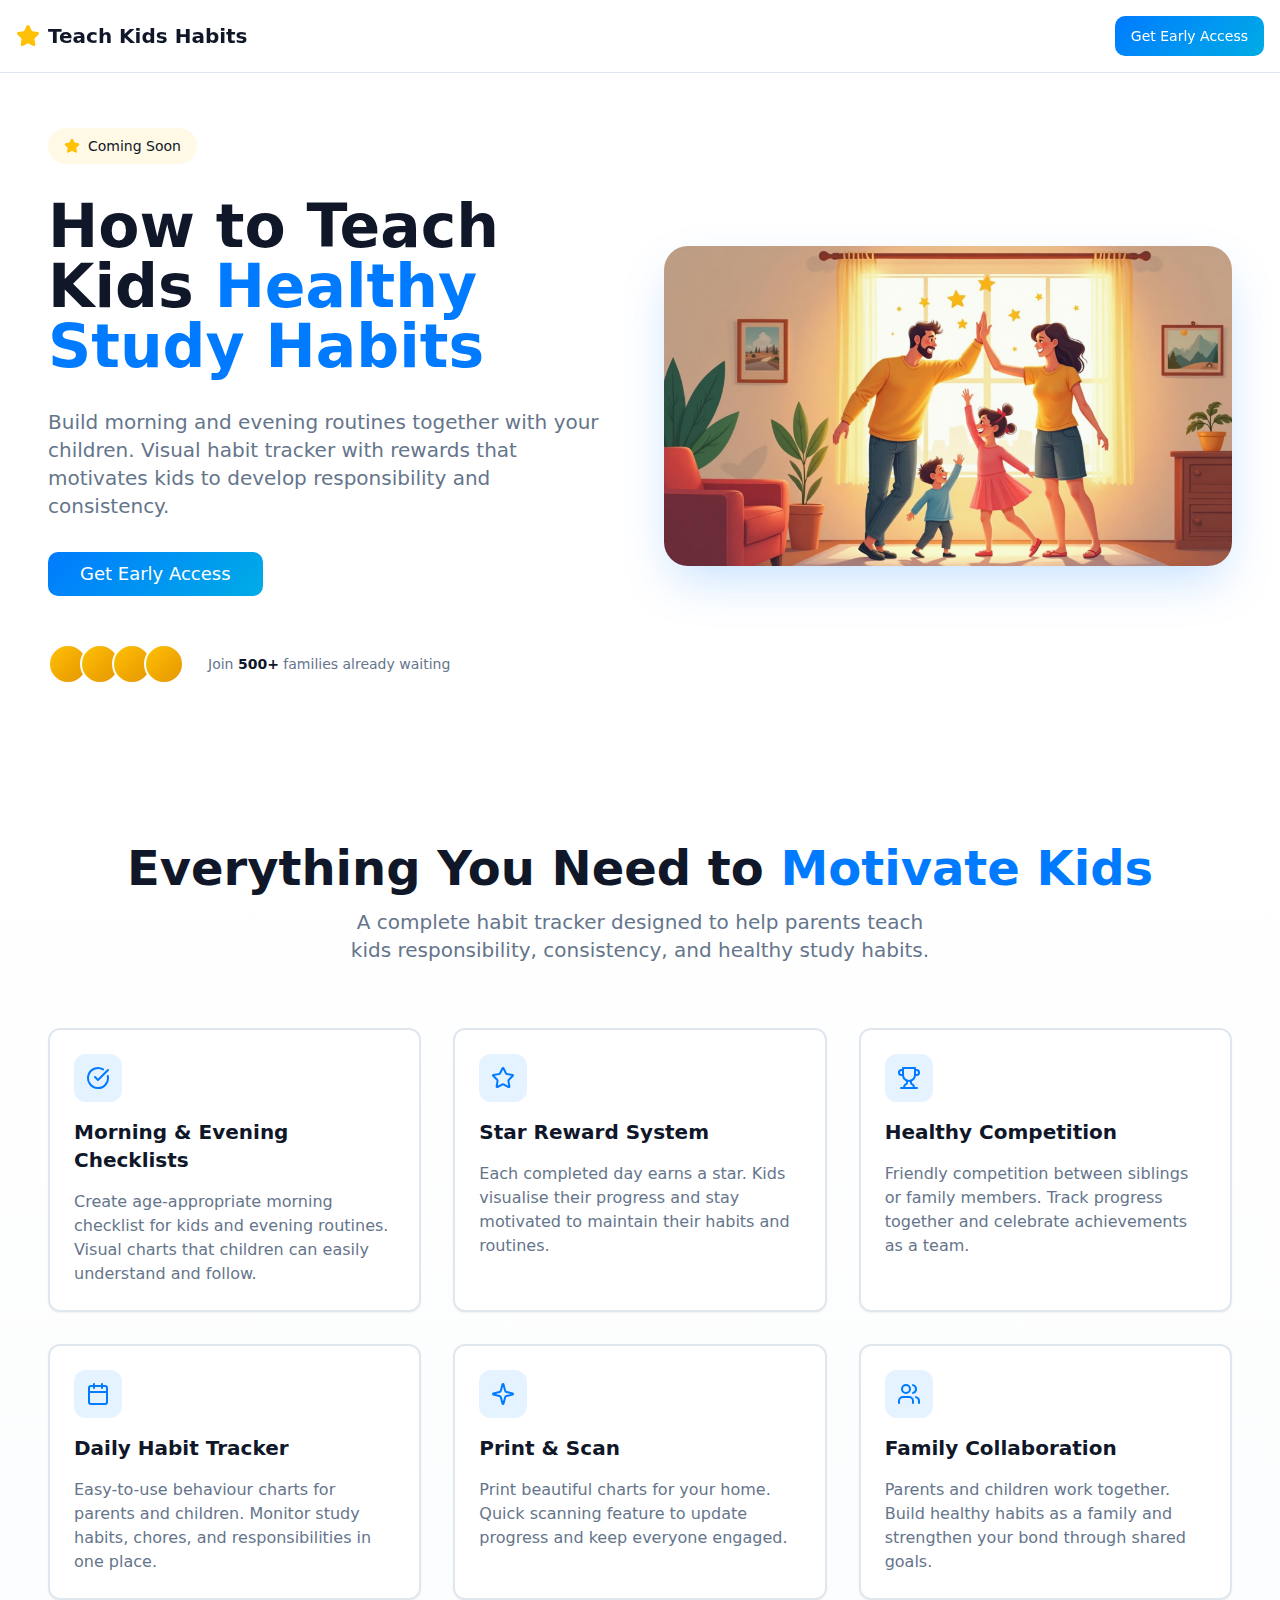
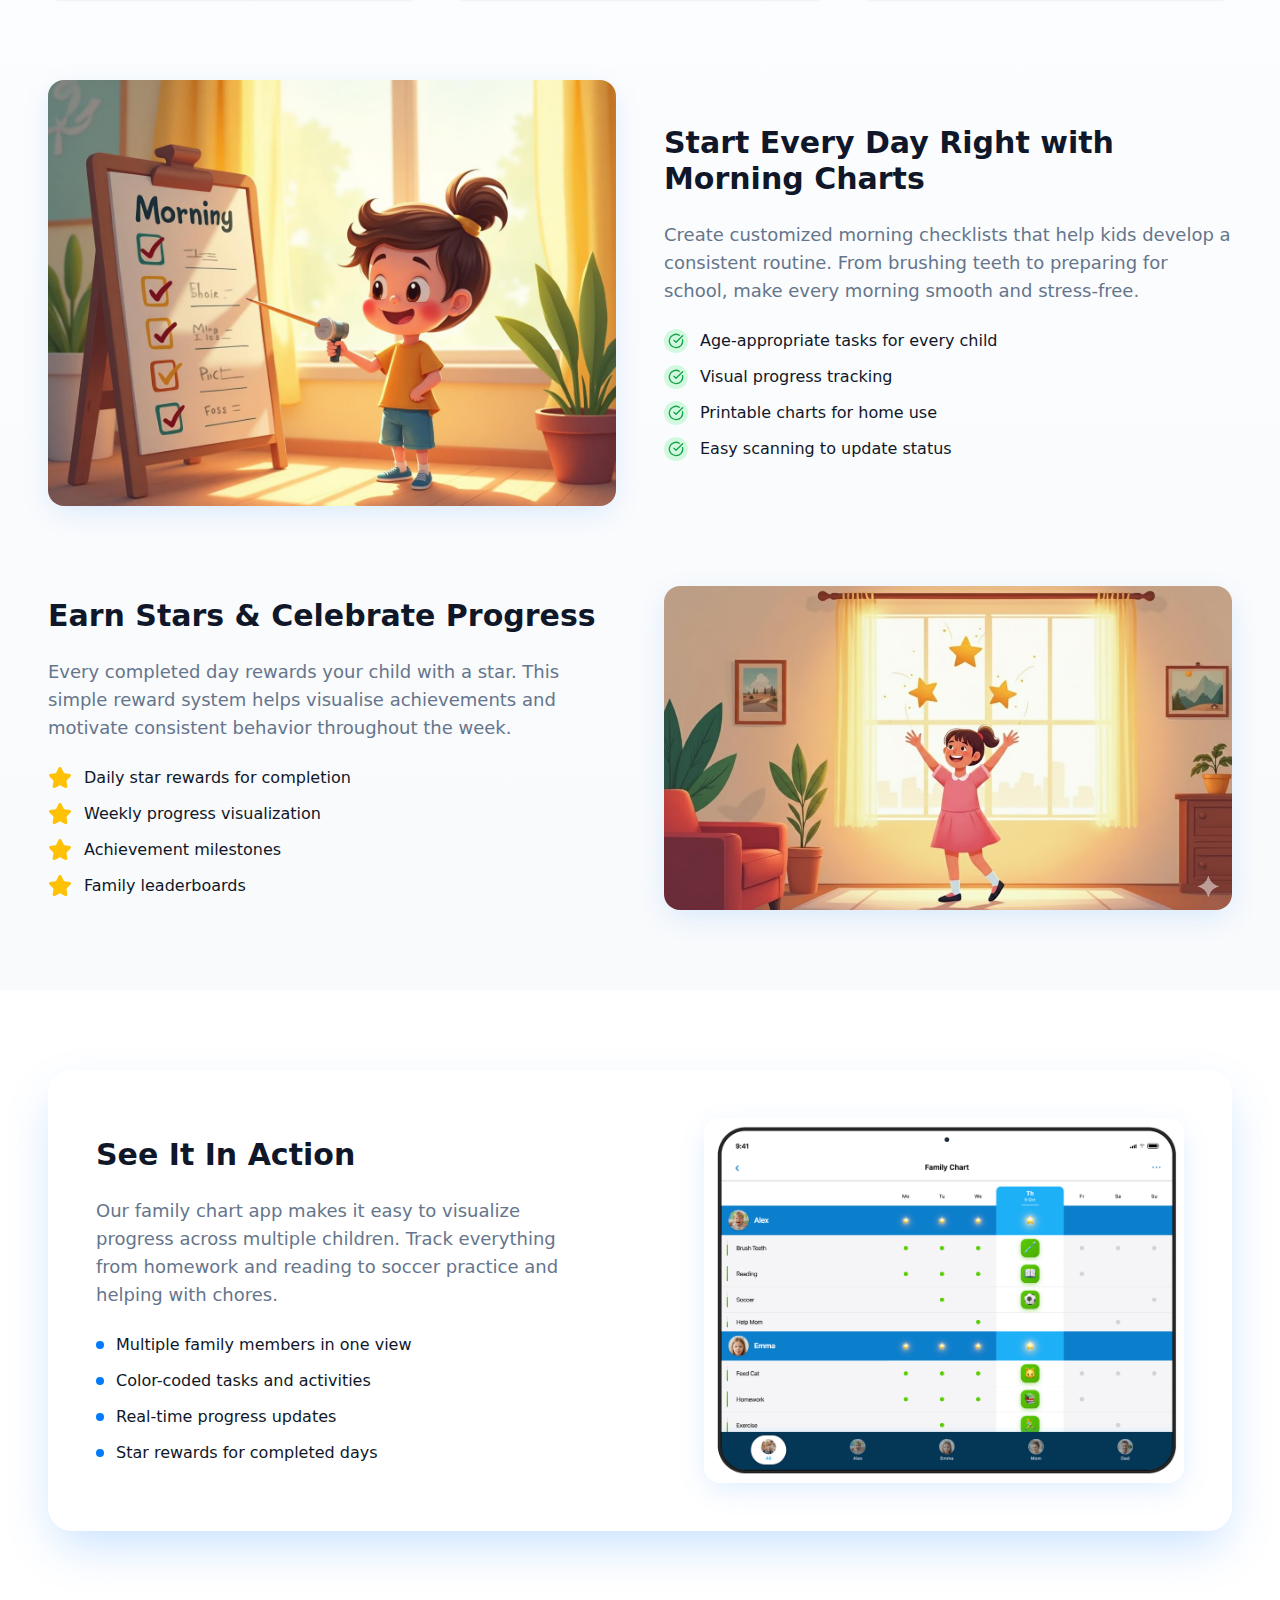
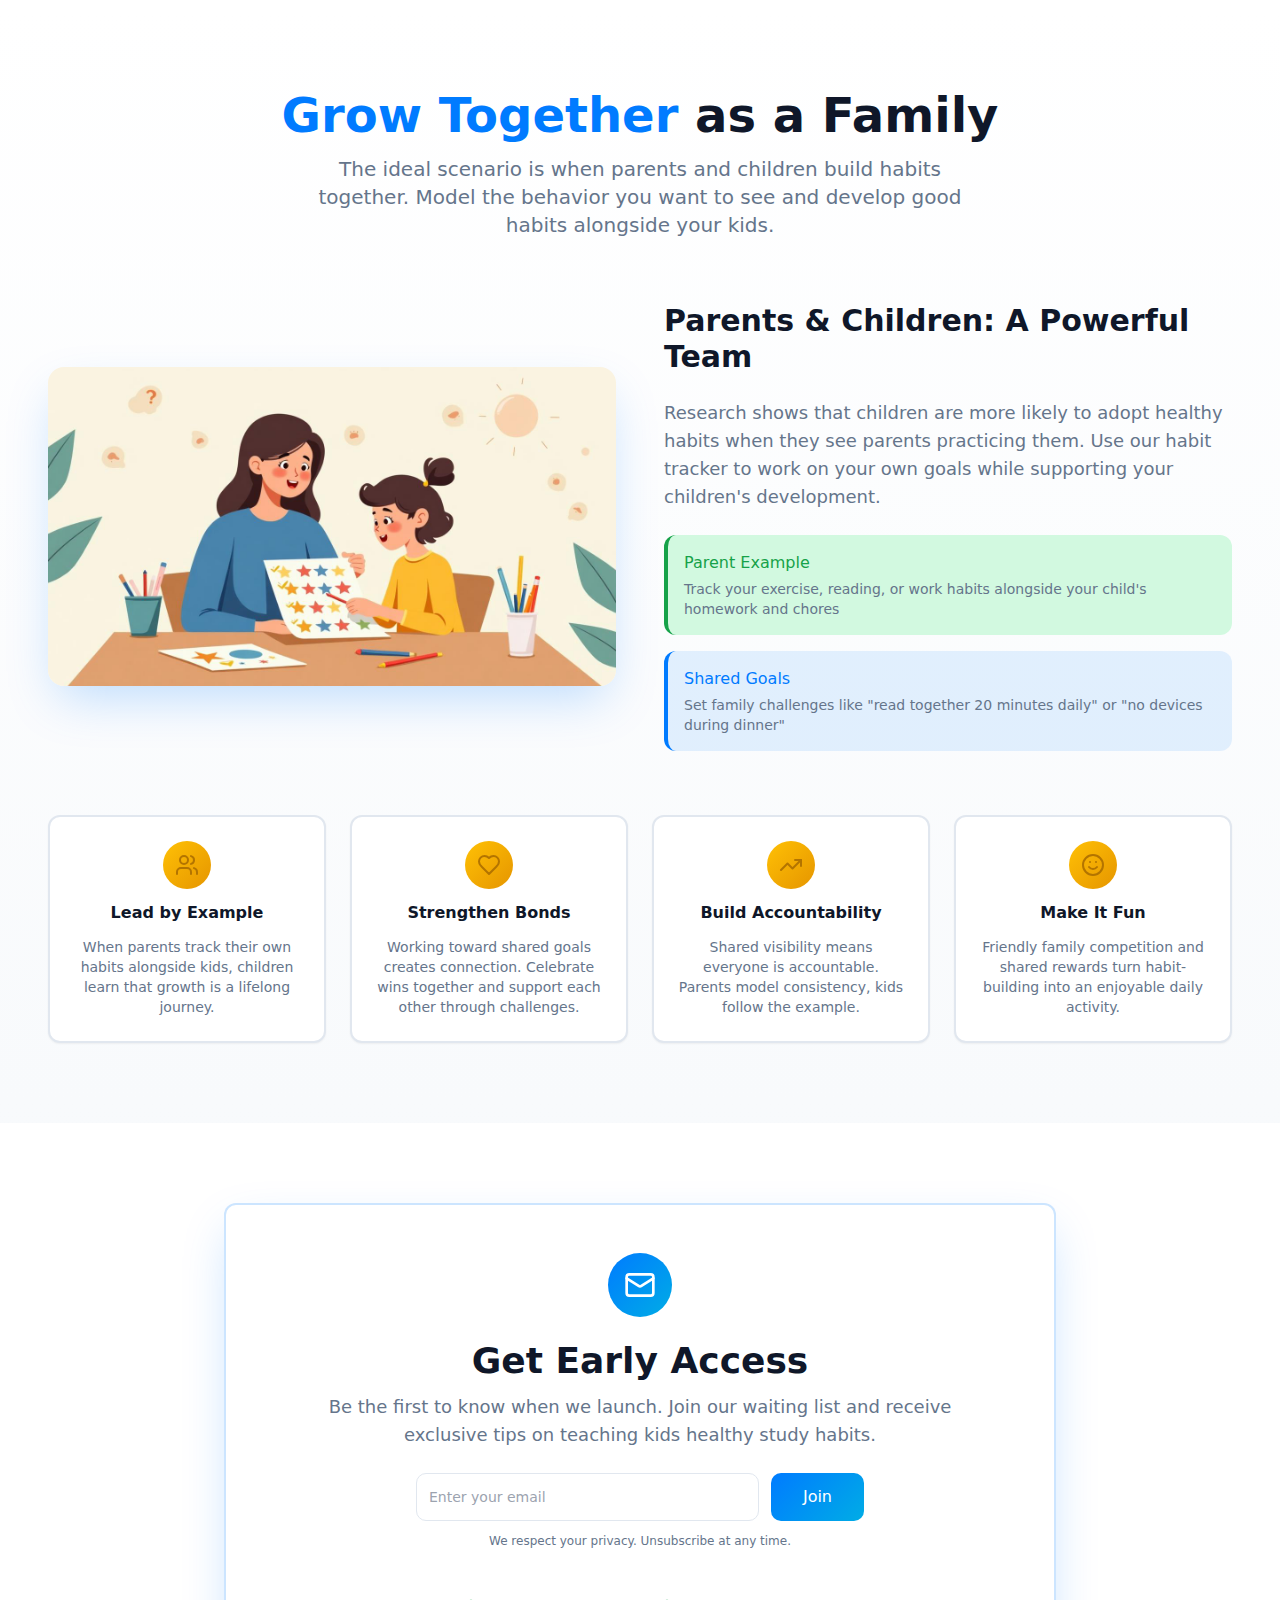
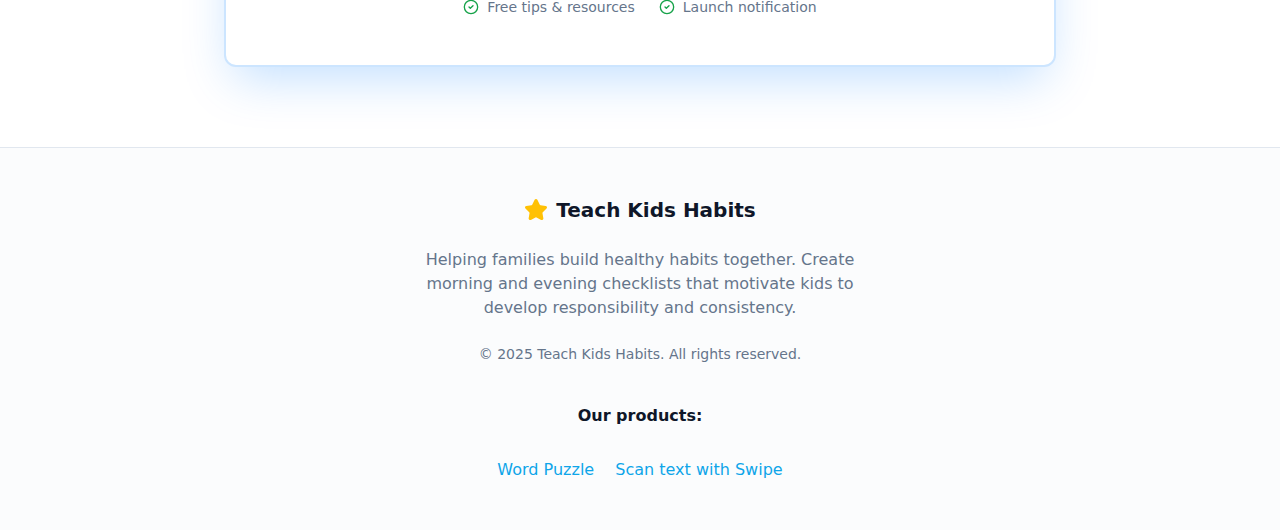
<file: landings/teachkidshabits.com/index.html>
<!DOCTYPE html>
<html lang="en">
<head>
    <meta charset="UTF-8">
    <meta name="viewport" content="width=device-width, initial-scale=1.0">
    <title>Teach Kids Healthy Habits | Morning & Evening Checklist for Children</title>
    <meta name="description" content="Help your kids build healthy study habits with our family habit tracker. Easy morning checklist for kids, behavior charts, rewards system. Visualize progress, motivate children together.">
    <meta name="author" content="Teach Kids Habits">
    <link rel="stylesheet" href="./index.css">
    <link rel="canonical" href="https://teachkidshabits.com/">
    <link rel="icon" href="data:image/svg+xml,%3Csvg xmlns='http://www.w3.org/2000/svg' viewBox='0 0 100 100'%3E%3Crect width='100' height='100' rx='20' fill='%230B1220'/%3E%3Cpath d='M50 15 L60.5 38.5 L86 38.5 L65 53 L74 79 L50 64 L26 79 L35 53 L14 38.5 L39.5 38.5 Z' fill='%23FACC15'/%3E%3C/svg%3E">

    <!-- Yandex.Metrika counter -->
    <script type="text/javascript">
        (function(m,e,t,r,i,k,a){
            m[i]=m[i]||function(){(m[i].a=m[i].a||[]).push(arguments)};
        m[i].l=1*new Date();
        for (var j = 0; j < document.scripts.length; j++) {if (document.scripts[j].src === r) { return; }}
            k=e.createElement(t),a=e.getElementsByTagName(t)[0],k.async=1,k.src=r,a.parentNode.insertBefore(k,a)
        })(window, document,'script','https://mc.yandex.ru/metrika/tag.js?id=104643326', 'ym');

        ym(104643326, 'init', {ssr:true, webvisor:true, clickmap:true, ecommerce:"dataLayer", accurateTrackBounce:true, trackLinks:true});
    </script>
    <noscript><div><img src="https://mc.yandex.ru/watch/104643326" style="position:absolute; left:-9999px;" alt="" /></div></noscript>
    <!-- /Yandex.Metrika counter -->
</head>
<body>
    <header class="fixed top-0 left-0 right-0 z-50 bg-background/80 backdrop-blur-md border-b border-border">
        <nav class="container mx-auto px-4 py-4 flex items-center justify-between">
            <a href="#" class="flex items-center gap-2 group">
                <svg xmlns="http://www.w3.org/2000/svg" width="24" height="24" viewBox="0 0 24 24" fill="none" stroke="currentColor" stroke-width="2" stroke-linecap="round" stroke-linejoin="round" class="lucide lucide-star w-6 h-6 text-star fill-star transition-transform group-hover:rotate-12"><path d="M11.525 2.295a.53.53 0 0 1 .95 0l2.31 4.679a2.123 2.123 0 0 0 1.595 1.16l5.166.756a.53.53 0 0 1 .294.904l-3.736 3.638a2.123 2.123 0 0 0-.611 1.878l.882 5.14a.53.53 0 0 1-.771.56l-4.618-2.428a2.122 2.122 0 0 0-1.973 0L6.396 21.01a.53.53 0 0 1-.77-.56l.881-5.139a2.122 2.122 0 0 0-.611-1.879L2.16 9.795a.53.53 0 0 1 .294-.906l5.165-.755a2.122 2.122 0 0 0 1.597-1.16z"/></svg>
                <span class="font-bold text-xl">Teach Kids Habits</span>
            </a>
            <a href="#newsletter" class="inline-flex items-center justify-center gap-2 rounded-md text-sm font-medium text-primary-foreground bg-gradient-hero h-10 px-4 py-2 hover:opacity-90 transition-opacity">Get Early Access</a>
        </nav>
    </header>

    <main>
        <!-- Hero -->
        <section class="pt-32 pb-20 px-4">
            <div class="container mx-auto">
                <div class="grid lg:grid-cols-2 gap-12 items-center">
                    <div class="space-y-8">
                        <div class="inline-flex items-center gap-2 bg-secondary/10 rounded-full px-4 py-2">
                            <svg xmlns="http://www.w3.org/2000/svg" width="24" height="24" viewBox="0 0 24 24" fill="none" stroke="currentColor" stroke-width="2" stroke-linecap="round" stroke-linejoin="round" class="lucide lucide-star w-4 h-4 text-star fill-star"><path d="M11.525 2.295a.53.53 0 0 1 .95 0l2.31 4.679a2.123 2.123 0 0 0 1.595 1.16l5.166.756a.53.53 0 0 1 .294.904l-3.736 3.638a2.123 2.123 0 0 0-.611 1.878l.882 5.14a.53.53 0 0 1-.771.56l-4.618-2.428a2.122 2.122 0 0 0-1.973 0L6.396 21.01a.53.53 0 0 1-.77-.56l.881-5.139a2.122 2.122 0 0 0-.611-1.879L2.16 9.795a.53.53 0 0 1 .294-.906l5.165-.755a2.122 2.122 0 0 0 1.597-1.16z"/></svg>
                            <span class="text-sm font-medium">Coming Soon</span>
        </div>
                        <h1 class="text-5xl lg:text-6xl font-bold leading-tight text-balance">How to Teach Kids <span class="text-primary">Healthy Study Habits</span></h1>
                        <p class="text-xl text-muted-foreground">Build morning and evening routines together with your children. Visual habit tracker with rewards that motivates kids to develop responsibility and consistency.</p>
                        <div class="flex flex-col sm:flex-row gap-4">
                            <a href="#newsletter" class="inline-flex items-center justify-center gap-2 rounded-md bg-gradient-hero text-primary-foreground h-11 px-8 text-lg hover:opacity-90 transition-opacity">Get Early Access</a>
    </div>
                        <div class="flex items-center gap-6 pt-4">
                            <div class="flex -space-x-2">
                                <div class="w-10 h-10 rounded-full bg-gradient-accent border-2 border-background"></div>
                                <div class="w-10 h-10 rounded-full bg-gradient-accent border-2 border-background"></div>
                                <div class="w-10 h-10 rounded-full bg-gradient-accent border-2 border-background"></div>
                                <div class="w-10 h-10 rounded-full bg-gradient-accent border-2 border-background"></div>
                </div>
                            <p class="text-sm text-muted-foreground">Join <strong class="text-foreground">500+</strong> families already waiting</p>
            </div>
        </div>
                    <div class="relative">
                        <img src="./images/hero.jpg" alt="Happy family celebrating success together with stars" class="relative rounded-3xl shadow-strong w-full"/>
                </div>
            </div>
        </div>
    </section>

        <!-- Feature grid + Morning section -->
        <section class="py-20 px-4 bg-gradient-soft">
            <div class="container mx-auto">
                <div class="text-center mb-16 space-y-4">
                    <h2 class="text-4xl lg:text-5xl font-bold">Everything You Need to <span class="text-primary">Motivate Kids</span></h2>
                    <p class="text-xl text-muted-foreground max-w-2xl mx-auto text-balance">A complete habit tracker designed to help parents teach kids responsibility, consistency, and healthy study habits.</p>
            </div>
                <div class="grid md:grid-cols-2 lg:grid-cols-3 gap-8 mb-20">
                    <div class="rounded-lg bg-card text-card-foreground shadow-sm border-2 hover:border-primary/50 transition-all hover:shadow-medium hover:-translate-y-1 p-6 space-y-4">
                        <div class="w-12 h-12 rounded-xl bg-primary/10 flex items-center justify-center">
                            <svg xmlns="http://www.w3.org/2000/svg" width="24" height="24" viewBox="0 0 24 24" fill="none" stroke="currentColor" stroke-width="2" stroke-linecap="round" stroke-linejoin="round" class="lucide lucide-circle-check-big w-6 h-6 text-primary"><path d="M21.801 10A10 10 0 1 1 17 3.335"/><path d="m9 11 3 3L22 4"/></svg>
        </div>
                        <h3 class="text-xl font-bold">Morning & Evening Checklists</h3>
                        <p class="text-muted-foreground">Create age-appropriate morning checklist for kids and evening routines. Visual charts that children can easily understand and follow.</p>
                </div>
                    <div class="rounded-lg bg-card text-card-foreground shadow-sm border-2 hover:border-primary/50 transition-all hover:shadow-medium hover:-translate-y-1 p-6 space-y-4">
                        <div class="w-12 h-12 rounded-xl bg-primary/10 flex items-center justify-center">
                            <svg xmlns="http://www.w3.org/2000/svg" width="24" height="24" viewBox="0 0 24 24" fill="none" stroke="currentColor" stroke-width="2" stroke-linecap="round" stroke-linejoin="round" class="lucide lucide-star w-6 h-6 text-primary"><path d="M11.525 2.295a.53.53 0 0 1 .95 0l2.31 4.679a2.123 2.123 0 0 0 1.595 1.16l5.166.756a.53.53 0 0 1 .294.904l-3.736 3.638a2.123 2.123 0 0 0-.611 1.878l.882 5.14a.53.53 0 0 1-.771.56l-4.618-2.428a2.122 2.122 0 0 0-1.973 0L6.396 21.01a.53.53 0 0 1-.77-.56l.881-5.139a2.122 2.122 0 0 0-.611-1.879L2.16 9.795a.53.53 0 0 1 .294-.906l5.165-.755a2.122 2.122 0 0 0 1.597-1.16z"/></svg>
                </div>
                        <h3 class="text-xl font-bold">Star Reward System</h3>
                        <p class="text-muted-foreground">Each completed day earns a star. Kids visualise their progress and stay motivated to maintain their habits and routines.</p>
                </div>
                    <div class="rounded-lg bg-card text-card-foreground shadow-sm border-2 hover:border-primary/50 transition-all hover:shadow-medium hover:-translate-y-1 p-6 space-y-4">
                        <div class="w-12 h-12 rounded-xl bg-primary/10 flex items-center justify-center">
                            <svg xmlns="http://www.w3.org/2000/svg" width="24" height="24" viewBox="0 0 24 24" fill="none" stroke="currentColor" stroke-width="2" stroke-linecap="round" stroke-linejoin="round" class="lucide lucide-trophy w-6 h-6 text-primary"><path d="M6 9H4.5a2.5 2.5 0 0 1 0-5H6"/><path d="M18 9h1.5a2.5 2.5 0 0 0 0-5H18"/><path d="M4 22h16"/><path d="M10 14.66V17c0 .55-.47.98-.97 1.21C7.85 18.75 7 20.24 7 22"/><path d="M14 14.66V17c0 .55.47.98.97 1.21C16.15 18.75 17 20.24 17 22"/><path d="M18 2H6v7a6 6 0 0 0 12 0V2Z"/></svg>
            </div>
                        <h3 class="text-xl font-bold">Healthy Competition</h3>
                        <p class="text-muted-foreground">Friendly competition between siblings or family members. Track progress together and celebrate achievements as a team.</p>
        </div>
                    <div class="rounded-lg bg-card text-card-foreground shadow-sm border-2 hover:border-primary/50 transition-all hover:shadow-medium hover:-translate-y-1 p-6 space-y-4">
                        <div class="w-12 h-12 rounded-xl bg-primary/10 flex items-center justify-center">
                            <svg xmlns="http://www.w3.org/2000/svg" width="24" height="24" viewBox="0 0 24 24" fill="none" stroke="currentColor" stroke-width="2" stroke-linecap="round" stroke-linejoin="round" class="lucide lucide-calendar w-6 h-6 text-primary"><path d="M8 2v4"/><path d="M16 2v4"/><rect width="18" height="18" x="3" y="4" rx="2"/><path d="M3 10h18"/></svg>
                    </div>
                        <h3 class="text-xl font-bold">Daily Habit Tracker</h3>
                        <p class="text-muted-foreground">Easy-to-use behaviour charts for parents and children. Monitor study habits, chores, and responsibilities in one place.</p>
                </div>
                    <div class="rounded-lg bg-card text-card-foreground shadow-sm border-2 hover:border-primary/50 transition-all hover:shadow-medium hover:-translate-y-1 p-6 space-y-4">
                        <div class="w-12 h-12 rounded-xl bg-primary/10 flex items-center justify-center">
                            <svg xmlns="http://www.w3.org/2000/svg" width="24" height="24" viewBox="0 0 24 24" fill="none" stroke="currentColor" stroke-width="2" stroke-linecap="round" stroke-linejoin="round" class="lucide lucide-sparkles w-6 h-6 text-primary"><path d="M9.937 15.5A2 2 0 0 0 8.5 14.063l-6.135-1.582a.5.5 0 0 1 0-.962L8.5 9.936A2 2 0 0 0 9.937 8.5l1.582-6.135a.5.5 0 0 1 .963 0L14.063 8.5A2 2 0 0 0 15.5 9.937l6.135 1.581a.5.5 0 0 1 0 .964L15.5 14.063a2 2 0 0 0-1.437 1.437l-1.582 6.135a.5.5 0 0 1-.963 0z"/></svg>
                    </div>
                        <h3 class="text-xl font-bold">Print & Scan</h3>
                        <p class="text-muted-foreground">Print beautiful charts for your home. Quick scanning feature to update progress and keep everyone engaged.</p>
                </div>
                    <div class="rounded-lg bg-card text-card-foreground shadow-sm border-2 hover:border-primary/50 transition-all hover:shadow-medium hover:-translate-y-1 p-6 space-y-4">
                        <div class="w-12 h-12 rounded-xl bg-primary/10 flex items-center justify-center">
                            <svg xmlns="http://www.w3.org/2000/svg" width="24" height="24" viewBox="0 0 24 24" fill="none" stroke="currentColor" stroke-width="2" stroke-linecap="round" stroke-linejoin="round" class="lucide lucide-users w-6 h-6 text-primary"><path d="M16 21v-2a4 4 0 0 0-4-4H6a4 4 0 0 0-4 4v2"/><circle cx="9" cy="7" r="4"/><path d="M22 21v-2a4 4 0 0 0-3-3.87"/><path d="M16 3.13a4 4 0 0 1 0 7.75"/></svg>
                    </div>
                        <h3 class="text-xl font-bold">Family Collaboration</h3>
                        <p class="text-muted-foreground">Parents and children work together. Build healthy habits as a family and strengthen your bond through shared goals.</p>
                </div>
            </div>
                <div class="grid lg:grid-cols-2 gap-12 items-center mb-20">
                    <div><img src="./images/morning.jpg" alt="Child using morning checklist for kids with daily routine tasks" class="rounded-2xl shadow-medium w-full"></div>
                    <div class="space-y-6">
                        <h3 class="text-3xl font-bold">Start Every Day Right with Morning Charts</h3>
                        <p class="text-lg text-muted-foreground">Create customized morning checklists that help kids develop a consistent routine. From brushing teeth to preparing for school, make every morning smooth and stress-free.</p>
                        <ul class="space-y-3">
                            <li class="flex items-center gap-3"><div class="w-6 h-6 rounded-full bg-success-light flex items-center justify-center flex-shrink-0"><svg xmlns="http://www.w3.org/2000/svg" width="24" height="24" viewBox="0 0 24 24" fill="none" stroke="currentColor" stroke-width="2" stroke-linecap="round" stroke-linejoin="round" class="lucide lucide-circle-check-big w-4 h-4 text-success"><path d="M21.801 10A10 10 0 1 1 17 3.335"/><path d="m9 11 3 3L22 4"/></svg></div><span>Age-appropriate tasks for every child</span></li>
                            <li class="flex items-center gap-3"><div class="w-6 h-6 rounded-full bg-success-light flex items-center justify-center flex-shrink-0"><svg xmlns="http://www.w3.org/2000/svg" width="24" height="24" viewBox="0 0 24 24" fill="none" stroke="currentColor" stroke-width="2" stroke-linecap="round" stroke-linejoin="round" class="lucide lucide-circle-check-big w-4 h-4 text-success"><path d="M21.801 10A10 10 0 1 1 17 3.335"/><path d="m9 11 3 3L22 4"/></svg></div><span>Visual progress tracking</span></li>
                            <li class="flex items-center gap-3"><div class="w-6 h-6 rounded-full bg-success-light flex items-center justify-center flex-shrink-0"><svg xmlns="http://www.w3.org/2000/svg" width="24" height="24" viewBox="0 0 24 24" fill="none" stroke="currentColor" stroke-width="2" stroke-linecap="round" stroke-linejoin="round" class="lucide lucide-circle-check-big w-4 h-4 text-success"><path d="M21.801 10A10 10 0 1 1 17 3.335"/><path d="m9 11 3 3L22 4"/></svg></div><span>Printable charts for home use</span></li>
                            <li class="flex items-center gap-3"><div class="w-6 h-6 rounded-full bg-success-light flex items-center justify-center flex-shrink-0"><svg xmlns="http://www.w3.org/2000/svg" width="24" height="24" viewBox="0 0 24 24" fill="none" stroke="currentColor" stroke-width="2" stroke-linecap="round" stroke-linejoin="round" class="lucide lucide-circle-check-big w-4 h-4 text-success"><path d="M21.801 10A10 10 0 1 1 17 3.335"/><path d="m9 11 3 3L22 4"/></svg></div><span>Easy scanning to update status</span></li>
                        </ul>
                    </div>
                </div>
                <div class="grid lg:grid-cols-2 gap-12 items-center">
                    <div class="space-y-6">
                        <h3 class="text-3xl font-bold">Earn Stars & Celebrate Progress</h3>
                        <p class="text-lg text-muted-foreground">Every completed day rewards your child with a star. This simple reward system helps visualise achievements and motivate consistent behavior throughout the week.</p>
                        <ul class="space-y-3">
                            <li class="flex items-center gap-3"><svg xmlns="http://www.w3.org/2000/svg" width="24" height="24" viewBox="0 0 24 24" fill="none" stroke="currentColor" stroke-width="2" stroke-linecap="round" stroke-linejoin="round" class="lucide lucide-star w-6 h-6 text-star fill-star flex-shrink-0"><path d="M11.525 2.295a.53.53 0 0 1 .95 0l2.31 4.679a2.123 2.123 0 0 0 1.595 1.16l5.166.756a.53.53 0 0 1 .294.904l-3.736 3.638a2.123 2.123 0 0 0-.611 1.878l.882 5.14a.53.53 0 0 1-.771.56l-4.618-2.428a2.122 2.122 0 0 0-1.973 0L6.396 21.01a.53.53 0 0 1-.77-.56l.881-5.139a2.122 2.122 0 0 0-.611-1.879L2.16 9.795a.53.53 0 0 1 .294-.906l5.165-.755a2.122 2.122 0 0 0 1.597-1.16z"/></svg><span>Daily star rewards for completion</span></li>
                            <li class="flex items-center gap-3"><svg xmlns="http://www.w3.org/2000/svg" width="24" height="24" viewBox="0 0 24 24" fill="none" stroke="currentColor" stroke-width="2" stroke-linecap="round" stroke-linejoin="round" class="lucide lucide-star w-6 h-6 text-star fill-star flex-shrink-0"><path d="M11.525 2.295a.53.53 0 0 1 .95 0l2.31 4.679a2.123 2.123 0 0 0 1.595 1.16l5.166.756a.53.53 0 0 1 .294.904l-3.736 3.638a2.123 2.123 0 0 0-.611 1.878l.882 5.14a.53.53 0 0 1-.771.56l-4.618-2.428a2.122 2.122 0 0 0-1.973 0L6.396 21.01a.53.53 0 0 1-.77-.56l.881-5.139a2.122 2.122 0 0 0-.611-1.879L2.16 9.795a.53.53 0 0 1 .294-.906l5.165-.755a2.122 2.122 0 0 0 1.597-1.16z"/></svg><span>Weekly progress visualization</span></li>
                            <li class="flex items-center gap-3"><svg xmlns="http://www.w3.org/2000/svg" width="24" height="24" viewBox="0 0 24 24" fill="none" stroke="currentColor" stroke-width="2" stroke-linecap="round" stroke-linejoin="round" class="lucide lucide-star w-6 h-6 text-star fill-star flex-shrink-0"><path d="M11.525 2.295a.53.53 0 0 1 .95 0l2.31 4.679a2.123 2.123 0 0 0 1.595 1.16l5.166.756a.53.53 0 0 1 .294.904l-3.736 3.638a2.123 2.123 0 0 0-.611 1.878l.882 5.14a.53.53 0 0 1-.771.56l-4.618-2.428a2.122 2.122 0 0 0-1.973 0L6.396 21.01a.53.53 0 0 1-.77-.56l.881-5.139a2.122 2.122 0 0 0-.611-1.879L2.16 9.795a.53.53 0 0 1 .294-.906l5.165-.755a2.122 2.122 0 0 0 1.597-1.16z"/></svg><span>Achievement milestones</span></li>
                            <li class="flex items-center gap-3"><svg xmlns="http://www.w3.org/2000/svg" width="24" height="24" viewBox="0 0 24 24" fill="none" stroke="currentColor" stroke-width="2" stroke-linecap="round" stroke-linejoin="round" class="lucide lucide-star w-6 h-6 text-star fill-star flex-shrink-0"><path d="M11.525 2.295a.53.53 0 0 1 .95 0l2.31 4.679a2.123 2.123 0 0 0 1.595 1.16l5.166.756a.53.53 0 0 1 .294.904l-3.736 3.638a2.123 2.123 0 0 0-.611 1.878l.882 5.14a.53.53 0 0 1-.771.56l-4.618-2.428a2.122 2.122 0 0 0-1.973 0L6.396 21.01a.53.53 0 0 1-.77-.56l.881-5.139a2.122 2.122 0 0 0-.611-1.879L2.16 9.795a.53.53 0 0 1 .294-.906l5.165-.755a2.122 2.122 0 0 0 1.597-1.16z"/></svg><span>Family leaderboards</span></li>
                        </ul>
                    </div>
                    <div><img src="./images/stars.jpg" alt="Star rewards and achievement badges for kids completing tasks" class="rounded-2xl shadow-medium w-full"></div>
                </div>
        </div>
    </section>

        <!-- See It In Action -->
        <section class="py-20 px-4">
            <div class="container mx-auto">
                <div class="bg-card rounded-3xl shadow-strong overflow-hidden">
                    <div class="grid lg:grid-cols-2 gap-8 items-center">
                        <div class="p-8 lg:p-12 space-y-6">
                            <h3 class="text-3xl font-bold">See It In Action</h3>
                            <p class="text-lg text-muted-foreground">Our family chart app makes it easy to visualize progress across multiple children. Track everything from homework and reading to soccer practice and helping with chores.</p>
                            <ul class="space-y-3">
                                <li class="flex items-center gap-3"><div class="w-2 h-2 rounded-full bg-primary"></div><span>Multiple family members in one view</span></li>
                                <li class="flex items-center gap-3"><div class="w-2 h-2 rounded-full bg-primary"></div><span>Color-coded tasks and activities</span></li>
                                <li class="flex items-center gap-3"><div class="w-2 h-2 rounded-full bg-primary"></div><span>Real-time progress updates</span></li>
                                <li class="flex items-center gap-3"><div class="w-2 h-2 rounded-full bg-primary"></div><span>Star rewards for completed days</span></li>
                </ul>
                        </div>
                        <div class="p-8 lg:p-12"><img src="./images/app-preview.png" alt="Family habit tracker app showing morning and evening checklists for kids" class="rounded-2xl shadow-medium w-full"></div>
                    </div>
            </div>
        </div>
    </section>

        <!-- Grow Together -->
        <section class="py-20 px-4 bg-gradient-soft">
            <div class="container mx-auto">
                <div class="text-center mb-16 space-y-4">
                    <h2 class="text-4xl lg:text-5xl font-bold"><span class="text-primary">Grow Together</span> as a Family</h2>
                    <p class="text-xl text-muted-foreground max-w-2xl mx-auto">The ideal scenario is when parents and children build habits together. Model the behavior you want to see and develop good habits alongside your kids.</p>
                    </div>
                <div class="grid lg:grid-cols-2 gap-12 items-center mb-16">
                    <div><img src="./images/grow.jpg" alt="Parent and children working together on building healthy habits" class="rounded-2xl shadow-strong w-full"></div>
                    <div class="space-y-6">
                        <h3 class="text-3xl font-bold">Parents & Children: A Powerful Team</h3>
                        <p class="text-lg text-muted-foreground">Research shows that children are more likely to adopt healthy habits when they see parents practicing them. Use our habit tracker to work on your own goals while supporting your children's development.</p>
                        <div class="space-y-4">
                            <div class="p-4 bg-success-light rounded-lg border-l-4 border-success">
                                <p class="font-medium text-success">Parent Example</p>
                                <p class="text-sm text-muted-foreground mt-1">Track your exercise, reading, or work habits alongside your child's homework and chores</p>
                </div>
                            <div class="p-4 bg-primary/10 rounded-lg border-l-4 border-primary">
                                <p class="font-medium text-primary">Shared Goals</p>
                                <p class="text-sm text-muted-foreground mt-1">Set family challenges like "read together 20 minutes daily" or "no devices during dinner"</p>
                    </div>
                </div>
                    </div>
                </div>
                <div class="grid md:grid-cols-2 lg:grid-cols-4 gap-6">
                    <div class="rounded-lg bg-card text-card-foreground shadow-sm border-2 hover:border-primary/50 transition-all">
                        <div class="p-6 space-y-3 text-center">
                            <div class="w-12 h-12 rounded-full bg-gradient-accent mx-auto flex items-center justify-center">
                                <svg xmlns="http://www.w3.org/2000/svg" width="24" height="24" viewBox="0 0 24 24" fill="none" stroke="currentColor" stroke-width="2" stroke-linecap="round" stroke-linejoin="round" class="lucide lucide-users w-6 h-6 text-secondary-foreground"><path d="M16 21v-2a4 4 0 0 0-4-4H6a4 4 0 0 0-4 4v2"/><circle cx="9" cy="7" r="4"/><path d="M22 21v-2a4 4 0 0 0-3-3.87"/><path d="M16 3.13a4 4 0 0 1 0 7.75"/></svg>
                    </div>
                            <h4 class="font-bold">Lead by Example</h4>
                            <p class="text-sm text-muted-foreground">When parents track their own habits alongside kids, children learn that growth is a lifelong journey.</p>
                </div>
                    </div>
                    <div class="rounded-lg bg-card text-card-foreground shadow-sm border-2 hover:border-primary/50 transition-all">
                        <div class="p-6 space-y-3 text-center">
                            <div class="w-12 h-12 rounded-full bg-gradient-accent mx-auto flex items-center justify-center">
                                <svg xmlns="http://www.w3.org/2000/svg" width="24" height="24" viewBox="0 0 24 24" fill="none" stroke="currentColor" stroke-width="2" stroke-linecap="round" stroke-linejoin="round" class="lucide lucide-heart w-6 h-6 text-secondary-foreground"><path d="M19 14c1.49-1.46 3-3.21 3-5.5A5.5 5.5 0 0 0 16.5 3c-1.76 0-3 .5-4.5 2-1.5-1.5-2.74-2-4.5-2A5.5 5.5 0 0 0 2 8.5c0 2.3 1.5 4.05 3 5.5l7 7Z"/></svg>
                </div>
                            <h4 class="font-bold">Strengthen Bonds</h4>
                            <p class="text-sm text-muted-foreground">Working toward shared goals creates connection. Celebrate wins together and support each other through challenges.</p>
                    </div>
                </div>
                    <div class="rounded-lg bg-card text-card-foreground shadow-sm border-2 hover:border-primary/50 transition-all">
                        <div class="p-6 space-y-3 text-center">
                            <div class="w-12 h-12 rounded-full bg-gradient-accent mx-auto flex items-center justify-center">
                                <svg xmlns="http://www.w3.org/2000/svg" width="24" height="24" viewBox="0 0 24 24" fill="none" stroke="currentColor" stroke-width="2" stroke-linecap="round" stroke-linejoin="round" class="lucide lucide-trending-up w-6 h-6 text-secondary-foreground"><polyline points="22 7 13.5 15.5 8.5 10.5 2 17"/><polyline points="16 7 22 7 22 13"/></svg>
            </div>
                            <h4 class="font-bold">Build Accountability</h4>
                            <p class="text-sm text-muted-foreground">Shared visibility means everyone is accountable. Parents model consistency, kids follow the example.</p>
        </div>
        </div>
                    <div class="rounded-lg bg-card text-card-foreground shadow-sm border-2 hover:border-primary/50 transition-all">
                        <div class="p-6 space-y-3 text-center">
                            <div class="w-12 h-12 rounded-full bg-gradient-accent mx-auto flex items-center justify-center">
                                <svg xmlns="http://www.w3.org/2000/svg" width="24" height="24" viewBox="0 0 24 24" fill="none" stroke="currentColor" stroke-width="2" stroke-linecap="round" stroke-linejoin="round" class="lucide lucide-smile w-6 h-6 text-secondary-foreground"><circle cx="12" cy="12" r="10"/><path d="M8 14s1.5 2 4 2 4-2 4-2"/><line x1="9" x2="9.01" y1="9" y2="9"/><line x1="15" x2="15.01" y1="9" y2="9"/></svg>
                </div>
                            <h4 class="font-bold">Make It Fun</h4>
                            <p class="text-sm text-muted-foreground">Friendly family competition and shared rewards turn habit-building into an enjoyable daily activity.</p>
            </div>
        </div>
            </div>
                    </div>
        </section>

        <!-- Newsletter CTA -->
        <section id="newsletter" class="py-20 px-4">
            <div class="container mx-auto max-w-4xl">
                <div class="rounded-lg bg-card text-card-foreground shadow-sm border-2 border-primary/20 shadow-strong overflow-hidden p-8 lg:p-12">
                    <div class="text-center space-y-6">
                        <div class="w-16 h-16 rounded-full bg-gradient-hero mx-auto flex items-center justify-center">
                            <svg xmlns="http://www.w3.org/2000/svg" width="24" height="24" viewBox="0 0 24 24" fill="none" stroke="currentColor" stroke-width="2" stroke-linecap="round" stroke-linejoin="round" class="lucide lucide-mail w-8 h-8 text-primary-foreground"><rect width="20" height="16" x="2" y="4" rx="2"/><path d="m22 7-8.97 5.7a1.94 1.94 0 0 1-2.06 0L2 7"/></svg>
                    </div>
                        <div class="space-y-3">
                            <h2 class="text-3xl lg:text-4xl font-bold">Get Early Access</h2>
                            <p class="text-lg text-muted-foreground max-w-2xl mx-auto">Be the first to know when we launch. Join our waiting list and receive exclusive tips on teaching kids healthy study habits.</p>
            </div>
                        <form id="newsletterForm" class="max-w-md mx-auto">
                            <div class="flex flex-col sm:flex-row gap-3">
                                <input type="email" name="email" class="flex w-full rounded-md border border-input bg-background px-3 py-2 h-12 md:text-sm" placeholder="Enter your email" required>
                                <button type="submit" class="inline-flex items-center justify-center gap-2 rounded-md bg-gradient-hero text-primary-foreground h-12 px-8 hover:opacity-90 transition-opacity">Join</button>
        </div>
                            <p class="text-xs text-muted-foreground mt-3">We respect your privacy. Unsubscribe at any time.</p>
                            <div id="newsletterStatus" class="text-sm mt-3"></div>
                        </form>
                        <div class="flex items-center justify-center gap-6 pt-6 text-sm text-muted-foreground">
                            <div class="flex items-center gap-2"><svg xmlns="http://www.w3.org/2000/svg" width="24" height="24" viewBox="0 0 24 24" fill="none" stroke="currentColor" stroke-width="2" stroke-linecap="round" stroke-linejoin="round" class="lucide lucide-circle-check w-4 h-4 text-success"><circle cx="12" cy="12" r="10"/><path d="m9 12 2 2 4-4"/></svg><span>Free tips & resources</span></div>
                            <div class="flex items-center gap-2"><svg xmlns="http://www.w3.org/2000/svg" width="24" height="24" viewBox="0 0 24 24" fill="none" stroke="currentColor" stroke-width="2" stroke-linecap="round" stroke-linejoin="round" class="lucide lucide-circle-check w-4 h-4 text-success"><circle cx="12" cy="12" r="10"/><path d="m9 12 2 2 4-4"/></svg><span>Launch notification</span></div>
    </div>
            </div>
                    </div>
                    </div>
        </section>
    </main>

    <footer class="bg-muted/30 border-t border-border py-12 px-4">
        <div class="container mx-auto">
            <div class="flex flex-col items-center gap-6">
                <a href="#" class="flex items-center gap-2">
                    <svg xmlns="http://www.w3.org/2000/svg" width="24" height="24" viewBox="0 0 24 24" fill="none" stroke="currentColor" stroke-width="2" stroke-linecap="round" stroke-linejoin="round" class="lucide lucide-star w-6 h-6 text-star fill-star"><path d="M11.525 2.295a.53.53 0 0 1 .95 0l2.31 4.679a2.123 2.123 0 0 0 1.595 1.16l5.166.756a.53.53 0 0 1 .294.904l-3.736 3.638a2.123 2.123 0 0 0-.611 1.878l.882 5.14a.53.53 0 0 1-.771.56l-4.618-2.428a2.122 2.122 0 0 0-1.973 0L6.396 21.01a.53.53 0 0 1-.77-.56l.881-5.139a2.122 2.122 0 0 0-.611-1.879L2.16 9.795a.53.53 0 0 1 .294-.906l5.165-.755a2.122 2.122 0 0 0 1.597-1.16z"/></svg>
                    <span class="font-bold text-xl">Teach Kids Habits</span>
                </a>
                <p class="text-center text-muted-foreground max-w-md">Helping families build healthy habits together. Create morning and evening checklists that motivate kids to develop responsibility and consistency.</p>
                <div class="text-sm text-muted-foreground">© 2025 Teach Kids Habits. All rights reserved.</div>
                <div style="margin-top:16px; font-weight:600;">Our products:</div>
                <div style="margin-top:6px;">
                    <a href="https://1clue.com" target="_blank" rel="noopener" style="color:#0EA5E9; text-decoration:none; margin-right:16px;">Word Puzzle</a>
                    <a href="https://imakarov.us" target="_blank" rel="noopener" style="color:#0EA5E9; text-decoration:none;">Scan text with Swipe</a>
                </div>
                    </div>
            </div>
    </footer>

    <script>
        // UTM capture
        function getUTM() {
            const p = new URLSearchParams(location.search);
            const keys = ['utm_source','utm_medium','utm_campaign','utm_term','utm_content'];
            const out = {}; keys.forEach(k=>{ const v=p.get(k); if(v) out[k]=v; });
            return out;
        }
        // Newsletter via Web3Forms with UTM & Yandex goals
        (function(){
            const form = document.getElementById('newsletterForm');
            const statusEl = document.getElementById('newsletterStatus');
            if (!form) return;
            form.addEventListener('submit', async (e) => {
                e.preventDefault();
                statusEl.textContent = 'Sending...';
                const fd = new FormData(form);
                fd.append('access_key', 'e1735eec-43d4-400d-8ce1-b2185e7a5dac');
                fd.append('subject', 'Teach Kids Habits — Early Access');
                fd.append('from_name', 'Teach Kids Habits Landing');
                Object.entries(getUTM()).forEach(([k,v])=>fd.append(k,v));
                try {
                    if (window.ym) { ym(104643326, 'reachGoal', 'subscribe_click', { location: 'newsletter' }); }
                    const r = await fetch('https://api.web3forms.com/submit', { method: 'POST', body: fd });
                    const j = await r.json();
                    if (j && j.success) {
                        statusEl.textContent = "Thanks! You're on the list.";
                        if (window.ym) { ym(104643326, 'reachGoal', 'subscribe_success'); }
                        form.reset();
                    } else {
                        statusEl.textContent = 'Error. Please try again later.';
                    }
                } catch(err){
                    statusEl.textContent = 'Network error. Please try again later.';
                }
            });
        })();
    </script>
</body>
</html>
</file>
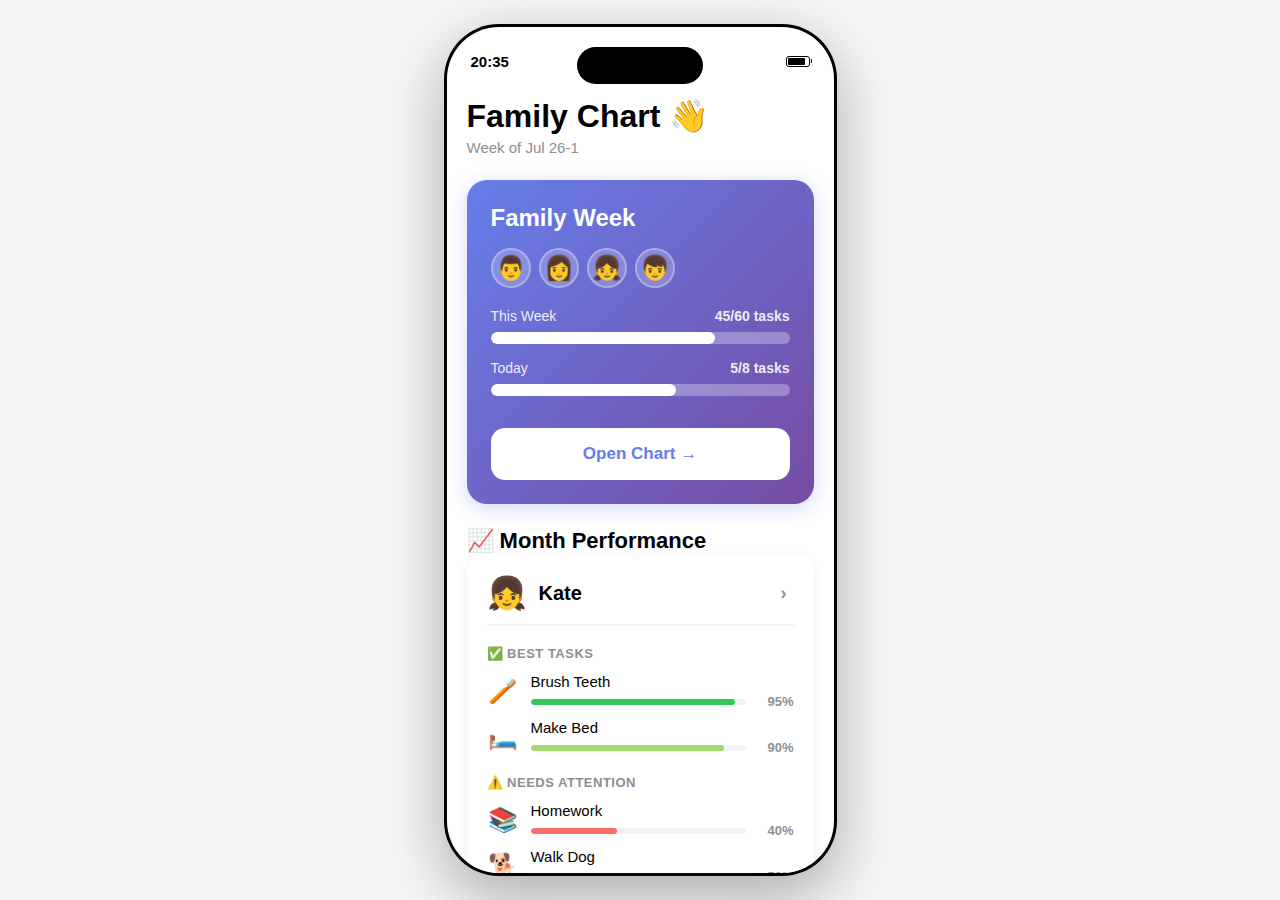
<file: prototypes/demo-dashboard.html>
<!DOCTYPE html>
<html lang="en">
<head>
    <meta charset="UTF-8">
    <meta name="viewport" content="width=device-width, initial-scale=1.0">
    <title>Dashboard - Family Checklist</title>
    <style>
        * {
            margin: 0;
            padding: 0;
            box-sizing: border-box;
        }

        body {
            font-family: -apple-system, BlinkMacSystemFont, 'Segoe UI', Roboto, Helvetica, Arial, sans-serif;
            background: #f5f5f7;
            display: flex;
            justify-content: center;
            align-items: center;
            min-height: 100vh;
            padding: 20px;
        }

        /* Phone Frame */
        .phone-frame {
            width: 393px;
            height: 852px;
            background: #000;
            border-radius: 55px;
            padding: 3px;
            box-shadow: 0 20px 60px rgba(0,0,0,0.3);
            position: relative;
        }

        .phone-screen {
            width: 100%;
            height: 100%;
            background: #fff;
            border-radius: 52px;
            overflow: hidden;
            position: relative;
        }

        /* Dynamic Island */
        .dynamic-island {
            position: absolute;
            top: 20px;
            left: 50%;
            transform: translateX(-50%);
            width: 126px;
            height: 37px;
            background: #000;
            border-radius: 19px;
            z-index: 1000;
        }

        /* Status Bar */
        .status-bar {
            position: absolute;
            top: 0;
            left: 0;
            right: 0;
            height: 54px;
            display: flex;
            justify-content: space-between;
            align-items: center;
            padding: 0 24px;
            padding-top: 14px;
            z-index: 999;
        }

        .time {
            font-size: 15px;
            font-weight: 600;
            color: #000;
        }

        .battery-icon {
            width: 24px;
            height: 11px;
            border: 1.5px solid #000;
            border-radius: 3px;
            position: relative;
        }

        .battery-icon::after {
            content: '';
            position: absolute;
            right: -3px;
            top: 50%;
            transform: translateY(-50%);
            width: 1px;
            height: 4px;
            background: #000;
            border-radius: 1px;
        }

        .battery-fill {
            position: absolute;
            left: 1px;
            top: 1px;
            bottom: 1px;
            width: 80%;
            background: #000;
            border-radius: 1px;
        }

        /* Content Area */
        .dashboard-content {
            padding: 70px 20px 20px 20px;
            height: 100%;
            overflow-y: auto;
            -webkit-overflow-scrolling: touch;
        }

        /* Header */
        .dashboard-header {
            margin-bottom: 24px;
        }

        .greeting {
            font-size: 32px;
            font-weight: 800;
            color: #000;
            margin-bottom: 4px;
        }

        .week-info {
            font-size: 15px;
            color: #8e8e93;
        }

        /* Current Checklist Card */
        .checklist-card {
            background: linear-gradient(135deg, #667eea 0%, #764ba2 100%);
            border-radius: 20px;
            padding: 24px;
            margin-bottom: 24px;
            box-shadow: 0 4px 20px rgba(102, 126, 234, 0.3);
        }

        .checklist-title {
            font-size: 24px;
            font-weight: 700;
            color: #fff;
            margin-bottom: 16px;
        }

        .checklist-members {
            display: flex;
            gap: 8px;
            margin-bottom: 20px;
        }

        .member-avatar {
            width: 40px;
            height: 40px;
            border-radius: 50%;
            background: rgba(255, 255, 255, 0.2);
            display: flex;
            align-items: center;
            justify-content: center;
            font-size: 24px;
            border: 2px solid rgba(255, 255, 255, 0.3);
        }

        .progress-section {
            margin-bottom: 16px;
        }

        .progress-label {
            font-size: 14px;
            color: rgba(255, 255, 255, 0.9);
            margin-bottom: 8px;
            display: flex;
            justify-content: space-between;
        }

        .progress-count {
            font-weight: 600;
        }

        .progress-bar {
            width: 100%;
            height: 12px;
            background: rgba(255, 255, 255, 0.3);
            border-radius: 6px;
            overflow: hidden;
        }

        .progress-fill {
            height: 100%;
            background: #fff;
            border-radius: 6px;
            transition: width 0.3s ease;
        }

        .open-chart-btn {
            width: 100%;
            padding: 16px;
            background: #fff;
            color: #667eea;
            border: none;
            border-radius: 14px;
            font-size: 17px;
            font-weight: 700;
            cursor: pointer;
            transition: all 0.2s ease;
            margin-top: 16px;
        }

        .open-chart-btn:hover {
            transform: translateY(-2px);
            box-shadow: 0 4px 12px rgba(255, 255, 255, 0.3);
        }

        .open-chart-btn:active {
            transform: translateY(0);
        }

        /* Section */
        .section {
            margin-bottom: 32px;
        }

        .section-header {
            display: flex;
            align-items: center;
            justify-content: space-between;
            margin-bottom: 16px;
            cursor: pointer;
            padding: 8px 0;
            transition: all 0.2s ease;
        }

        .section-header:hover {
            opacity: 0.7;
        }

        .section-title {
            font-size: 22px;
            font-weight: 700;
            color: #000;
            display: flex;
            align-items: center;
            gap: 8px;
        }

        .section-chevron {
            width: 20px;
            height: 20px;
            display: flex;
            align-items: center;
            justify-content: center;
            color: #8e8e93;
            font-weight: 600;
            transition: transform 0.2s ease;
            font-size: 18px;
        }

        .section-chevron.collapsed {
            transform: rotate(90deg);
        }

        .section-content {
            display: block;
            transition: all 0.3s ease;
        }

        .section-content.collapsed {
            display: none;
        }

        /* Performance Card */
        .performance-card {
            background: #fff;
            border-radius: 16px;
            padding: 20px;
            margin-bottom: 16px;
            box-shadow: 0 2px 8px rgba(0,0,0,0.08);
        }

        .member-header {
            display: flex;
            align-items: center;
            gap: 12px;
            margin-bottom: 20px;
            padding-bottom: 12px;
            border-bottom: 2px solid #f2f2f7;
            cursor: pointer;
            transition: all 0.2s ease;
        }

        .member-header:hover {
            background: rgba(0,0,0,0.02);
        }

        .member-header:active {
            transform: scale(0.99);
        }

        .member-header-left {
            display: flex;
            align-items: center;
            gap: 12px;
            flex: 1;
        }

        .member-header-avatar {
            font-size: 32px;
        }

        .member-header-name {
            font-size: 20px;
            font-weight: 700;
            color: #000;
        }

        .member-header-chevron {
            width: 20px;
            height: 20px;
            display: flex;
            align-items: center;
            justify-content: center;
            color: #8e8e93;
            font-weight: 600;
            transition: transform 0.2s ease;
            font-size: 18px;
        }

        .member-header-chevron.collapsed {
            transform: rotate(90deg);
        }

        .member-tasks-content {
            display: block;
            transition: all 0.3s ease;
        }

        .member-tasks-content.collapsed {
            display: none;
        }

        .tasks-group {
            margin-bottom: 20px;
        }

        .tasks-group:last-child {
            margin-bottom: 0;
        }

        .tasks-group-title {
            font-size: 13px;
            font-weight: 600;
            color: #8e8e93;
            text-transform: uppercase;
            letter-spacing: 0.5px;
            margin-bottom: 12px;
            display: flex;
            align-items: center;
            gap: 6px;
        }

        .task-item {
            display: flex;
            align-items: center;
            gap: 12px;
            margin-bottom: 10px;
        }

        .task-item:last-child {
            margin-bottom: 0;
        }

        .task-icon {
            font-size: 24px;
            width: 32px;
            text-align: center;
            flex-shrink: 0;
        }

        .task-info {
            flex: 1;
            min-width: 0;
        }

        .task-name {
            font-size: 15px;
            font-weight: 500;
            color: #000;
            margin-bottom: 4px;
        }

        .task-progress {
            display: flex;
            align-items: center;
            gap: 8px;
        }

        .task-progress-bar {
            flex: 1;
            height: 6px;
            background: #f2f2f7;
            border-radius: 3px;
            overflow: hidden;
        }

        .task-progress-fill {
            height: 100%;
            border-radius: 3px;
            transition: width 0.3s ease;
        }

        .task-progress-fill.excellent {
            background: #34C759;
        }

        .task-progress-fill.good {
            background: #A4D96C;
        }

        .task-progress-fill.warning {
            background: #FF9500;
        }

        .task-progress-fill.poor {
            background: #FF6B6B;
        }

        .task-progress-fill.bad {
            background: #FF3B30;
        }

        .task-progress-percent {
            font-size: 13px;
            font-weight: 600;
            color: #8e8e93;
            min-width: 40px;
            text-align: right;
        }

        /* Edit Buttons */
        .edit-buttons {
            display: flex;
            flex-direction: column;
            gap: 12px;
        }

        .edit-btn {
            width: 100%;
            padding: 18px 20px;
            background: #fff;
            border: 2px solid #e5e5ea;
            border-radius: 14px;
            display: flex;
            align-items: center;
            gap: 12px;
            cursor: pointer;
            transition: all 0.2s ease;
        }

        .edit-btn:hover {
            background: #f9f9f9;
            border-color: #0A7FCC;
        }

        .edit-btn:active {
            transform: scale(0.98);
        }

        .edit-btn-icon {
            font-size: 24px;
        }

        .edit-btn-text {
            font-size: 17px;
            font-weight: 600;
            color: #000;
        }

        .edit-btn-arrow {
            margin-left: auto;
            font-size: 18px;
            color: #8e8e93;
        }

    </style>
</head>
<body>
    <div class="phone-frame">
        <div class="phone-screen">
            <!-- Dynamic Island -->
            <div class="dynamic-island"></div>

            <!-- Status Bar -->
            <div class="status-bar">
                <div class="time" id="currentTime">11:23</div>
                <div class="battery-icon">
                    <div class="battery-fill"></div>
                </div>
            </div>

            <!-- Dashboard Content -->
            <div class="dashboard-content">
                <!-- Header -->
                <div class="dashboard-header">
                    <div class="greeting">Family Chart 👋</div>
                    <div class="week-info" id="weekInfo">Week of Jan 20-26</div>
                </div>

                <!-- Current Checklist Card -->
                <div class="checklist-card">
                    <div class="checklist-title">Family Week</div>

                    <div class="checklist-members" id="checklistMembers">
                        <div class="member-avatar">👨</div>
                        <div class="member-avatar">👩</div>
                        <div class="member-avatar">👧</div>
                        <div class="member-avatar">👦</div>
                    </div>

                    <div class="progress-section">
                        <div class="progress-label">
                            <span>This Week</span>
                            <span class="progress-count">45/60 tasks</span>
                        </div>
                        <div class="progress-bar">
                            <div class="progress-fill" style="width: 75%;"></div>
                        </div>
                    </div>

                    <div class="progress-section">
                        <div class="progress-label">
                            <span>Today</span>
                            <span class="progress-count">5/8 tasks</span>
                        </div>
                        <div class="progress-bar">
                            <div class="progress-fill" style="width: 62%;"></div>
                        </div>
                    </div>

                    <button class="open-chart-btn" onclick="openChart()">
                        Open Chart →
                    </button>
                </div>

                <!-- Month Performance Section -->
                <div class="section">
                    <div class="section-title">📈 Month Performance</div>

                    <!-- Member 1: Kate -->
                    <div class="performance-card">
                        <div class="member-header" onclick="toggleMember('kate')">
                            <div class="member-header-left">
                                <div class="member-header-avatar">👧</div>
                                <div class="member-header-name">Kate</div>
                            </div>
                            <div class="member-header-chevron" id="chevron-kate">›</div>
                        </div>

                        <div class="member-tasks-content" id="content-kate">

                        <div class="tasks-group">
                            <div class="tasks-group-title">✅ Best Tasks</div>
                            <div class="task-item">
                                <div class="task-icon">🪥</div>
                                <div class="task-info">
                                    <div class="task-name">Brush Teeth</div>
                                    <div class="task-progress">
                                        <div class="task-progress-bar">
                                            <div class="task-progress-fill excellent" style="width: 95%;"></div>
                                        </div>
                                        <div class="task-progress-percent">95%</div>
                                    </div>
                                </div>
                            </div>
                            <div class="task-item">
                                <div class="task-icon">🛏️</div>
                                <div class="task-info">
                                    <div class="task-name">Make Bed</div>
                                    <div class="task-progress">
                                        <div class="task-progress-bar">
                                            <div class="task-progress-fill good" style="width: 90%;"></div>
                                        </div>
                                        <div class="task-progress-percent">90%</div>
                                    </div>
                                </div>
                            </div>
                        </div>

                        <div class="tasks-group">
                            <div class="tasks-group-title">⚠️ Needs Attention</div>
                            <div class="task-item">
                                <div class="task-icon">📚</div>
                                <div class="task-info">
                                    <div class="task-name">Homework</div>
                                    <div class="task-progress">
                                        <div class="task-progress-bar">
                                            <div class="task-progress-fill poor" style="width: 40%;"></div>
                                        </div>
                                        <div class="task-progress-percent">40%</div>
                                    </div>
                                </div>
                            </div>
                            <div class="task-item">
                                <div class="task-icon">🐕</div>
                                <div class="task-info">
                                    <div class="task-name">Walk Dog</div>
                                    <div class="task-progress">
                                        <div class="task-progress-bar">
                                            <div class="task-progress-fill warning" style="width: 50%;"></div>
                                        </div>
                                        <div class="task-progress-percent">50%</div>
                                    </div>
                                </div>
                            </div>
                        </div>
                        </div>
                    </div>

                    <!-- Member 2: Dad -->
                    <div class="performance-card">
                        <div class="member-header" onclick="toggleMember('dad')">
                            <div class="member-header-left">
                                <div class="member-header-avatar">👨</div>
                                <div class="member-header-name">Dad</div>
                            </div>
                            <div class="member-header-chevron" id="chevron-dad">›</div>
                        </div>

                        <div class="member-tasks-content" id="content-dad">

                        <div class="tasks-group">
                            <div class="tasks-group-title">✅ Best Tasks</div>
                            <div class="task-item">
                                <div class="task-icon">🗑️</div>
                                <div class="task-info">
                                    <div class="task-name">Take Out Trash</div>
                                    <div class="task-progress">
                                        <div class="task-progress-bar">
                                            <div class="task-progress-fill excellent" style="width: 100%;"></div>
                                        </div>
                                        <div class="task-progress-percent">100%</div>
                                    </div>
                                </div>
                            </div>
                            <div class="task-item">
                                <div class="task-icon">🚗</div>
                                <div class="task-info">
                                    <div class="task-name">Drive Kids</div>
                                    <div class="task-progress">
                                        <div class="task-progress-bar">
                                            <div class="task-progress-fill good" style="width: 85%;"></div>
                                        </div>
                                        <div class="task-progress-percent">85%</div>
                                    </div>
                                </div>
                            </div>
                        </div>

                        <div class="tasks-group">
                            <div class="tasks-group-title">⚠️ Needs Attention</div>
                            <div class="task-item">
                                <div class="task-icon">🍽️</div>
                                <div class="task-info">
                                    <div class="task-name">Do Dishes</div>
                                    <div class="task-progress">
                                        <div class="task-progress-bar">
                                            <div class="task-progress-fill poor" style="width: 45%;"></div>
                                        </div>
                                        <div class="task-progress-percent">45%</div>
                                    </div>
                                </div>
                            </div>
                            <div class="task-item">
                                <div class="task-icon">🧹</div>
                                <div class="task-info">
                                    <div class="task-name">Vacuum House</div>
                                    <div class="task-progress">
                                        <div class="task-progress-bar">
                                            <div class="task-progress-fill warning" style="width: 55%;"></div>
                                        </div>
                                        <div class="task-progress-percent">55%</div>
                                    </div>
                                </div>
                            </div>
                        </div>
                        </div>
                    </div>
                </div>

                <!-- Edit Checklist Section -->
                <div class="section">
                    <div class="section-title">✏️ Manage Checklist</div>

                    <div class="edit-buttons">
                        <button class="edit-btn" onclick="editFamilyMembers()">
                            <div class="edit-btn-icon">👥</div>
                            <div class="edit-btn-text">Edit Family Members</div>
                            <div class="edit-btn-arrow">›</div>
                        </button>

                        <button class="edit-btn" onclick="editTasks()">
                            <div class="edit-btn-icon">✅</div>
                            <div class="edit-btn-text">Edit Tasks</div>
                            <div class="edit-btn-arrow">›</div>
                        </button>

                        <button class="edit-btn" onclick="editSchedule()">
                            <div class="edit-btn-icon">📅</div>
                            <div class="edit-btn-text">Edit Schedule</div>
                            <div class="edit-btn-arrow">›</div>
                        </button>
                    </div>
                </div>

                <div style="height: 40px;"></div>
            </div>
        </div>
    </div>

    <script>
        // Update time
        function updateTime() {
            const now = new Date();
            const hours = now.getHours().toString().padStart(2, '0');
            const minutes = now.getMinutes().toString().padStart(2, '0');
            document.getElementById('currentTime').textContent = `${hours}:${minutes}`;
        }

        // Update week info
        function updateWeekInfo() {
            const now = new Date();
            const startOfWeek = new Date(now);
            startOfWeek.setDate(now.getDate() - now.getDay());

            const endOfWeek = new Date(startOfWeek);
            endOfWeek.setDate(startOfWeek.getDate() + 6);

            const months = ['Jan', 'Feb', 'Mar', 'Apr', 'May', 'Jun', 'Jul', 'Aug', 'Sep', 'Oct', 'Nov', 'Dec'];

            const startMonth = months[startOfWeek.getMonth()];
            const startDay = startOfWeek.getDate();
            const endDay = endOfWeek.getDate();

            document.getElementById('weekInfo').textContent = `Week of ${startMonth} ${startDay}-${endDay}`;
        }

        // Toggle section collapse/expand
        function toggleSection(sectionId) {
            const content = document.getElementById(`content-${sectionId}`);
            const chevron = document.getElementById(`chevron-${sectionId}`);

            if (content.classList.contains('collapsed')) {
                content.classList.remove('collapsed');
                chevron.classList.remove('collapsed');
            } else {
                content.classList.add('collapsed');
                chevron.classList.add('collapsed');
            }
        }

        // Toggle member card collapse/expand
        function toggleMember(memberId) {
            const content = document.getElementById(`content-${memberId}`);
            const chevron = document.getElementById(`chevron-${memberId}`);

            if (content.classList.contains('collapsed')) {
                content.classList.remove('collapsed');
                chevron.classList.remove('collapsed');
            } else {
                content.classList.add('collapsed');
                chevron.classList.add('collapsed');
            }
        }

        // Navigation functions
        function openChart() {
            window.location.href = 'demo-weekly-board.html';
        }

        function editFamilyMembers() {
            // Navigate to onboarding Step 1 (edit members)
            window.location.href = 'demo-onboarding.html?step=1';
        }

        function editTasks() {
            // Navigate to onboarding Step 2 (edit tasks)
            window.location.href = 'demo-onboarding.html?step=2';
        }

        function editSchedule() {
            // Navigate to onboarding Step 3 (edit schedule)
            window.location.href = 'demo-onboarding.html?step=3';
        }

        // Initialize
        updateTime();
        updateWeekInfo();
        setInterval(updateTime, 60000);
    </script>
</body>
</html>
</file>
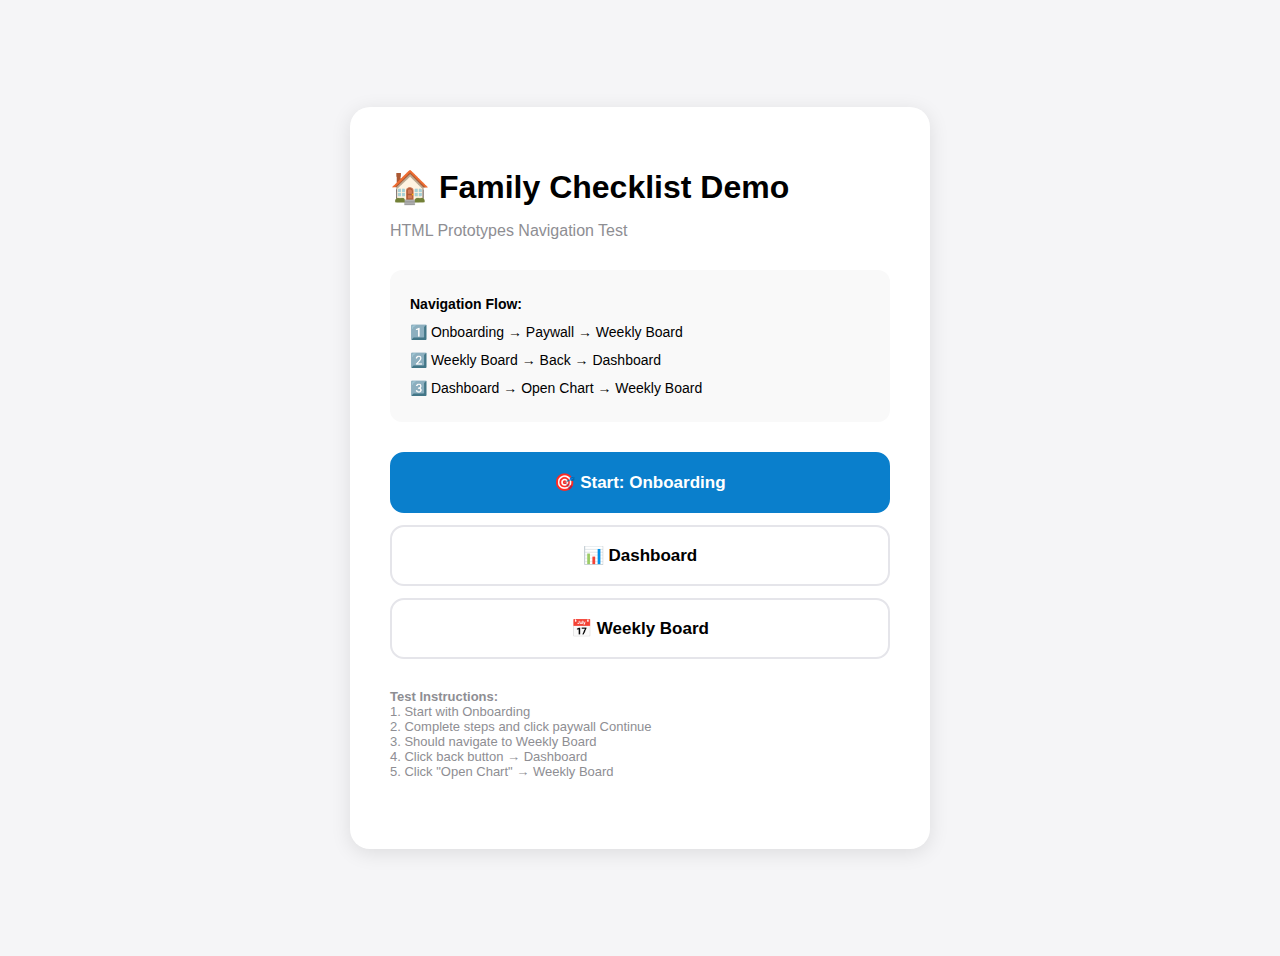
<file: prototypes/demo.html>
<!DOCTYPE html>
<html lang="en">
<head>
    <meta charset="UTF-8">
    <meta name="viewport" content="width=device-width, initial-scale=1.0">
    <title>Family Checklist Demo - Navigation</title>
    <style>
        body {
            font-family: -apple-system, BlinkMacSystemFont, 'Segoe UI', Roboto, Helvetica, Arial, sans-serif;
            background: #f5f5f7;
            display: flex;
            justify-content: center;
            align-items: center;
            min-height: 100vh;
            padding: 20px;
        }
        .container {
            background: white;
            padding: 40px;
            border-radius: 20px;
            box-shadow: 0 4px 20px rgba(0,0,0,0.1);
            max-width: 500px;
            width: 100%;
        }
        h1 {
            font-size: 32px;
            font-weight: 800;
            margin-bottom: 10px;
        }
        p {
            color: #8e8e93;
            margin-bottom: 30px;
        }
        .nav-links {
            display: flex;
            flex-direction: column;
            gap: 12px;
        }
        .nav-btn {
            display: block;
            padding: 18px 20px;
            background: #fff;
            border: 2px solid #e5e5ea;
            border-radius: 14px;
            text-decoration: none;
            color: #000;
            font-size: 17px;
            font-weight: 600;
            text-align: center;
            transition: all 0.2s ease;
        }
        .nav-btn:hover {
            background: #f9f9f9;
            border-color: #0A7FCC;
            transform: translateY(-2px);
        }
        .nav-btn.primary {
            background: #0A7FCC;
            color: white;
            border-color: #0A7FCC;
        }
        .nav-btn.primary:hover {
            background: #0870B3;
        }
        .flow-diagram {
            margin: 30px 0;
            padding: 20px;
            background: #f9f9f9;
            border-radius: 12px;
            font-size: 14px;
            line-height: 2;
        }
    </style>
</head>
<body>
    <div class="container">
        <h1>🏠 Family Checklist Demo</h1>
        <p>HTML Prototypes Navigation Test</p>

        <div class="flow-diagram">
            <strong>Navigation Flow:</strong><br>
            1️⃣ Onboarding → Paywall → Weekly Board<br>
            2️⃣ Weekly Board → Back → Dashboard<br>
            3️⃣ Dashboard → Open Chart → Weekly Board
        </div>

        <div class="nav-links">
            <a href="demo-onboarding.html" class="nav-btn primary">🎯 Start: Onboarding</a>
            <a href="demo-dashboard.html" class="nav-btn">📊 Dashboard</a>
            <a href="demo-weekly-board.html" class="nav-btn">📅 Weekly Board</a>
        </div>

        <p style="margin-top: 30px; font-size: 13px;">
            <strong>Test Instructions:</strong><br>
            1. Start with Onboarding<br>
            2. Complete steps and click paywall Continue<br>
            3. Should navigate to Weekly Board<br>
            4. Click back button → Dashboard<br>
            5. Click "Open Chart" → Weekly Board
        </p>
    </div>
</body>
</html>
</file>
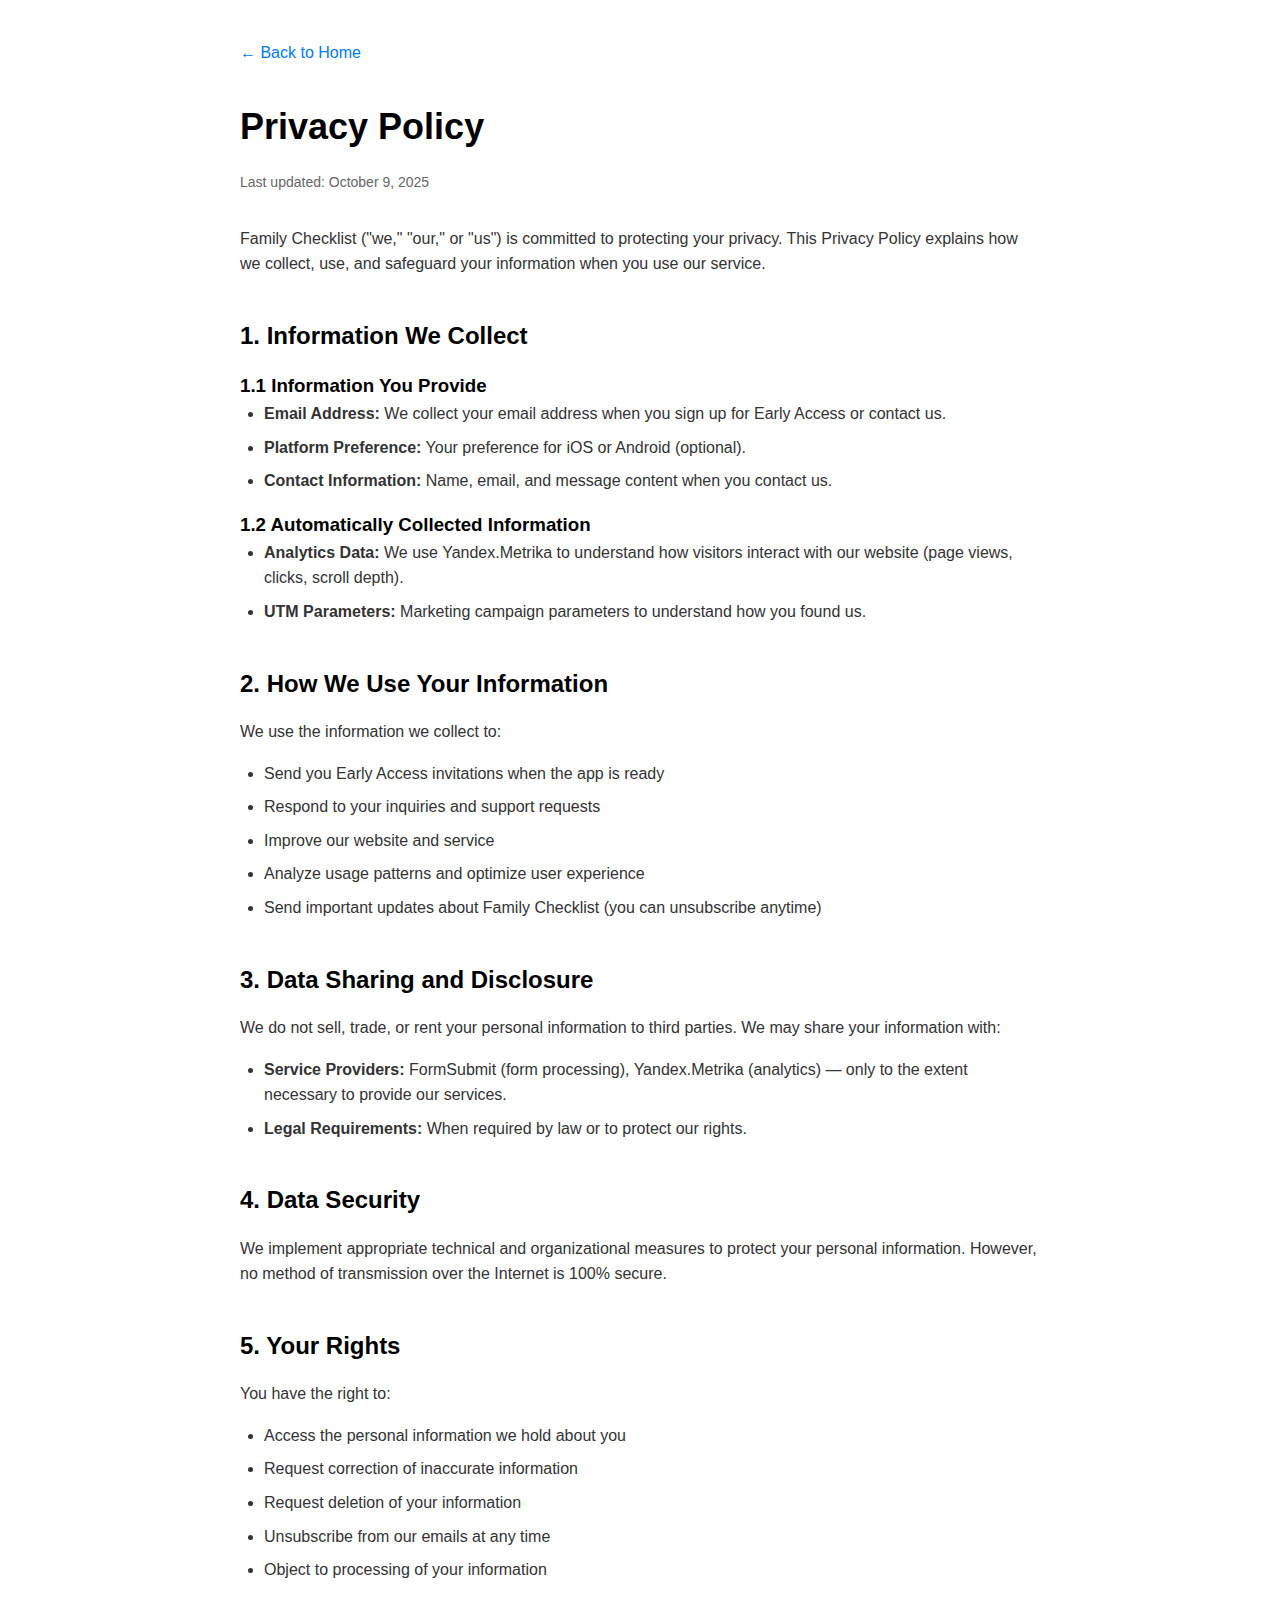
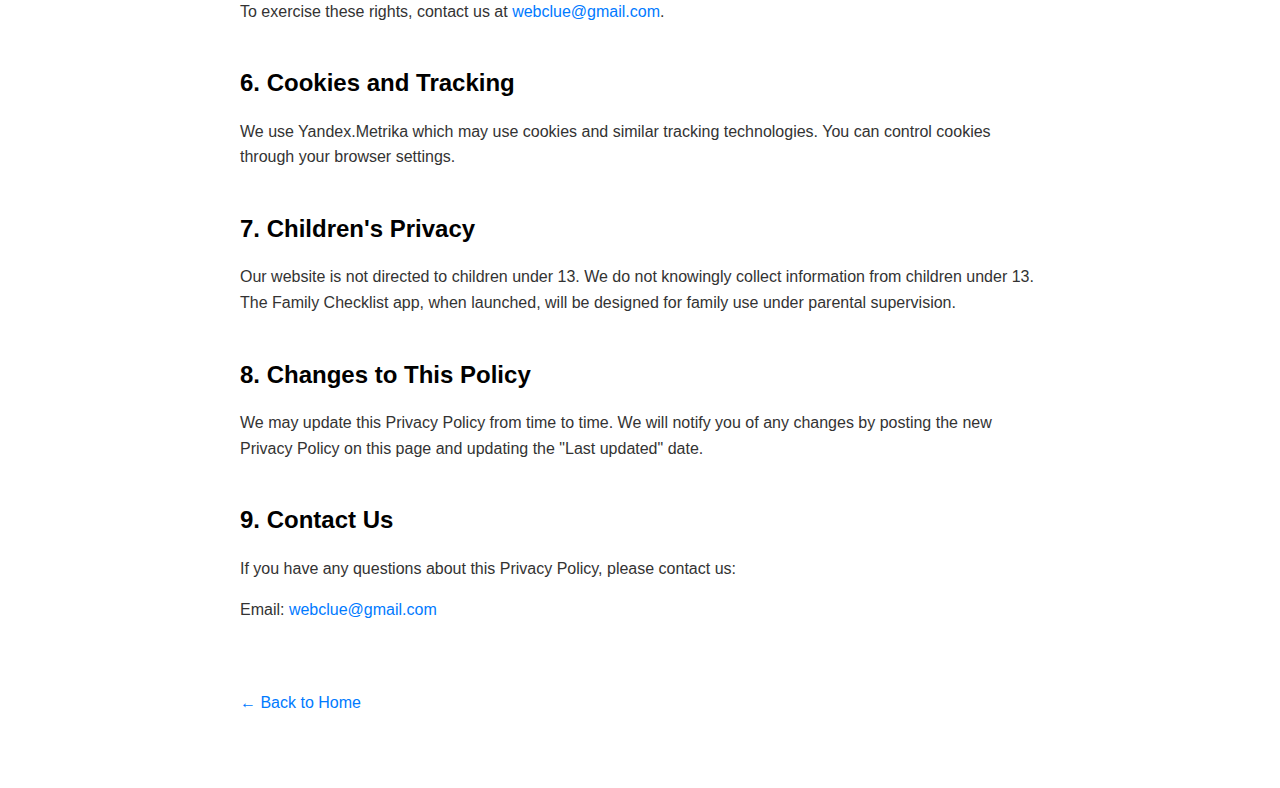
<file: landings/family-checklist.com/privacy.html>
<!DOCTYPE html>
<html lang="en">
<head>
    <meta charset="UTF-8">
    <meta name="viewport" content="width=device-width, initial-scale=1.0">
    <title>Privacy Policy — Family Checklist</title>
    <style>
        * {
            margin: 0;
            padding: 0;
            box-sizing: border-box;
        }
        
        body {
            font-family: -apple-system, BlinkMacSystemFont, 'Segoe UI', Roboto, 'Helvetica Neue', Arial, sans-serif;
            line-height: 1.6;
            color: #000000;
            background: #FFFFFF;
            padding: 40px 20px;
        }
        
        .container {
            max-width: 800px;
            margin: 0 auto;
        }
        
        h1 {
            font-size: 36px;
            font-weight: 700;
            margin-bottom: 16px;
        }
        
        h2 {
            font-size: 24px;
            font-weight: 600;
            margin-top: 40px;
            margin-bottom: 16px;
        }
        
        p {
            margin-bottom: 16px;
            color: #333333;
        }
        
        ul {
            margin-bottom: 16px;
            padding-left: 24px;
        }
        
        li {
            margin-bottom: 8px;
            color: #333333;
        }
        
        a {
            color: #007AFF;
            text-decoration: none;
        }
        
        a:hover {
            text-decoration: underline;
        }
        
        .back-link {
            display: inline-block;
            margin-bottom: 32px;
            color: #007AFF;
        }
        
        .updated {
            color: #666666;
            font-size: 14px;
            margin-bottom: 32px;
        }
    </style>
</head>
<body>
    <div class="container">
        <a href="/" class="back-link">← Back to Home</a>
        
        <h1>Privacy Policy</h1>
        <p class="updated">Last updated: October 9, 2025</p>
        
        <p>Family Checklist ("we," "our," or "us") is committed to protecting your privacy. This Privacy Policy explains how we collect, use, and safeguard your information when you use our service.</p>
        
        <h2>1. Information We Collect</h2>
        
        <h3>1.1 Information You Provide</h3>
        <ul>
            <li><strong>Email Address:</strong> We collect your email address when you sign up for Early Access or contact us.</li>
            <li><strong>Platform Preference:</strong> Your preference for iOS or Android (optional).</li>
            <li><strong>Contact Information:</strong> Name, email, and message content when you contact us.</li>
        </ul>
        
        <h3>1.2 Automatically Collected Information</h3>
        <ul>
            <li><strong>Analytics Data:</strong> We use Yandex.Metrika to understand how visitors interact with our website (page views, clicks, scroll depth).</li>
            <li><strong>UTM Parameters:</strong> Marketing campaign parameters to understand how you found us.</li>
        </ul>
        
        <h2>2. How We Use Your Information</h2>
        
        <p>We use the information we collect to:</p>
        <ul>
            <li>Send you Early Access invitations when the app is ready</li>
            <li>Respond to your inquiries and support requests</li>
            <li>Improve our website and service</li>
            <li>Analyze usage patterns and optimize user experience</li>
            <li>Send important updates about Family Checklist (you can unsubscribe anytime)</li>
        </ul>
        
        <h2>3. Data Sharing and Disclosure</h2>
        
        <p>We do not sell, trade, or rent your personal information to third parties. We may share your information with:</p>
        <ul>
            <li><strong>Service Providers:</strong> FormSubmit (form processing), Yandex.Metrika (analytics) — only to the extent necessary to provide our services.</li>
            <li><strong>Legal Requirements:</strong> When required by law or to protect our rights.</li>
        </ul>
        
        <h2>4. Data Security</h2>
        
        <p>We implement appropriate technical and organizational measures to protect your personal information. However, no method of transmission over the Internet is 100% secure.</p>
        
        <h2>5. Your Rights</h2>
        
        <p>You have the right to:</p>
        <ul>
            <li>Access the personal information we hold about you</li>
            <li>Request correction of inaccurate information</li>
            <li>Request deletion of your information</li>
            <li>Unsubscribe from our emails at any time</li>
            <li>Object to processing of your information</li>
        </ul>
        
        <p>To exercise these rights, contact us at <a href="mailto:webclue@gmail.com">webclue@gmail.com</a>.</p>
        
        <h2>6. Cookies and Tracking</h2>
        
        <p>We use Yandex.Metrika which may use cookies and similar tracking technologies. You can control cookies through your browser settings.</p>
        
        <h2>7. Children's Privacy</h2>
        
        <p>Our website is not directed to children under 13. We do not knowingly collect information from children under 13. The Family Checklist app, when launched, will be designed for family use under parental supervision.</p>
        
        <h2>8. Changes to This Policy</h2>
        
        <p>We may update this Privacy Policy from time to time. We will notify you of any changes by posting the new Privacy Policy on this page and updating the "Last updated" date.</p>
        
        <h2>9. Contact Us</h2>
        
        <p>If you have any questions about this Privacy Policy, please contact us:</p>
        <p>Email: <a href="mailto:webclue@gmail.com">webclue@gmail.com</a></p>
        
        <br><br>
        <a href="/" class="back-link">← Back to Home</a>
    </div>
</body>
</html>
</file>
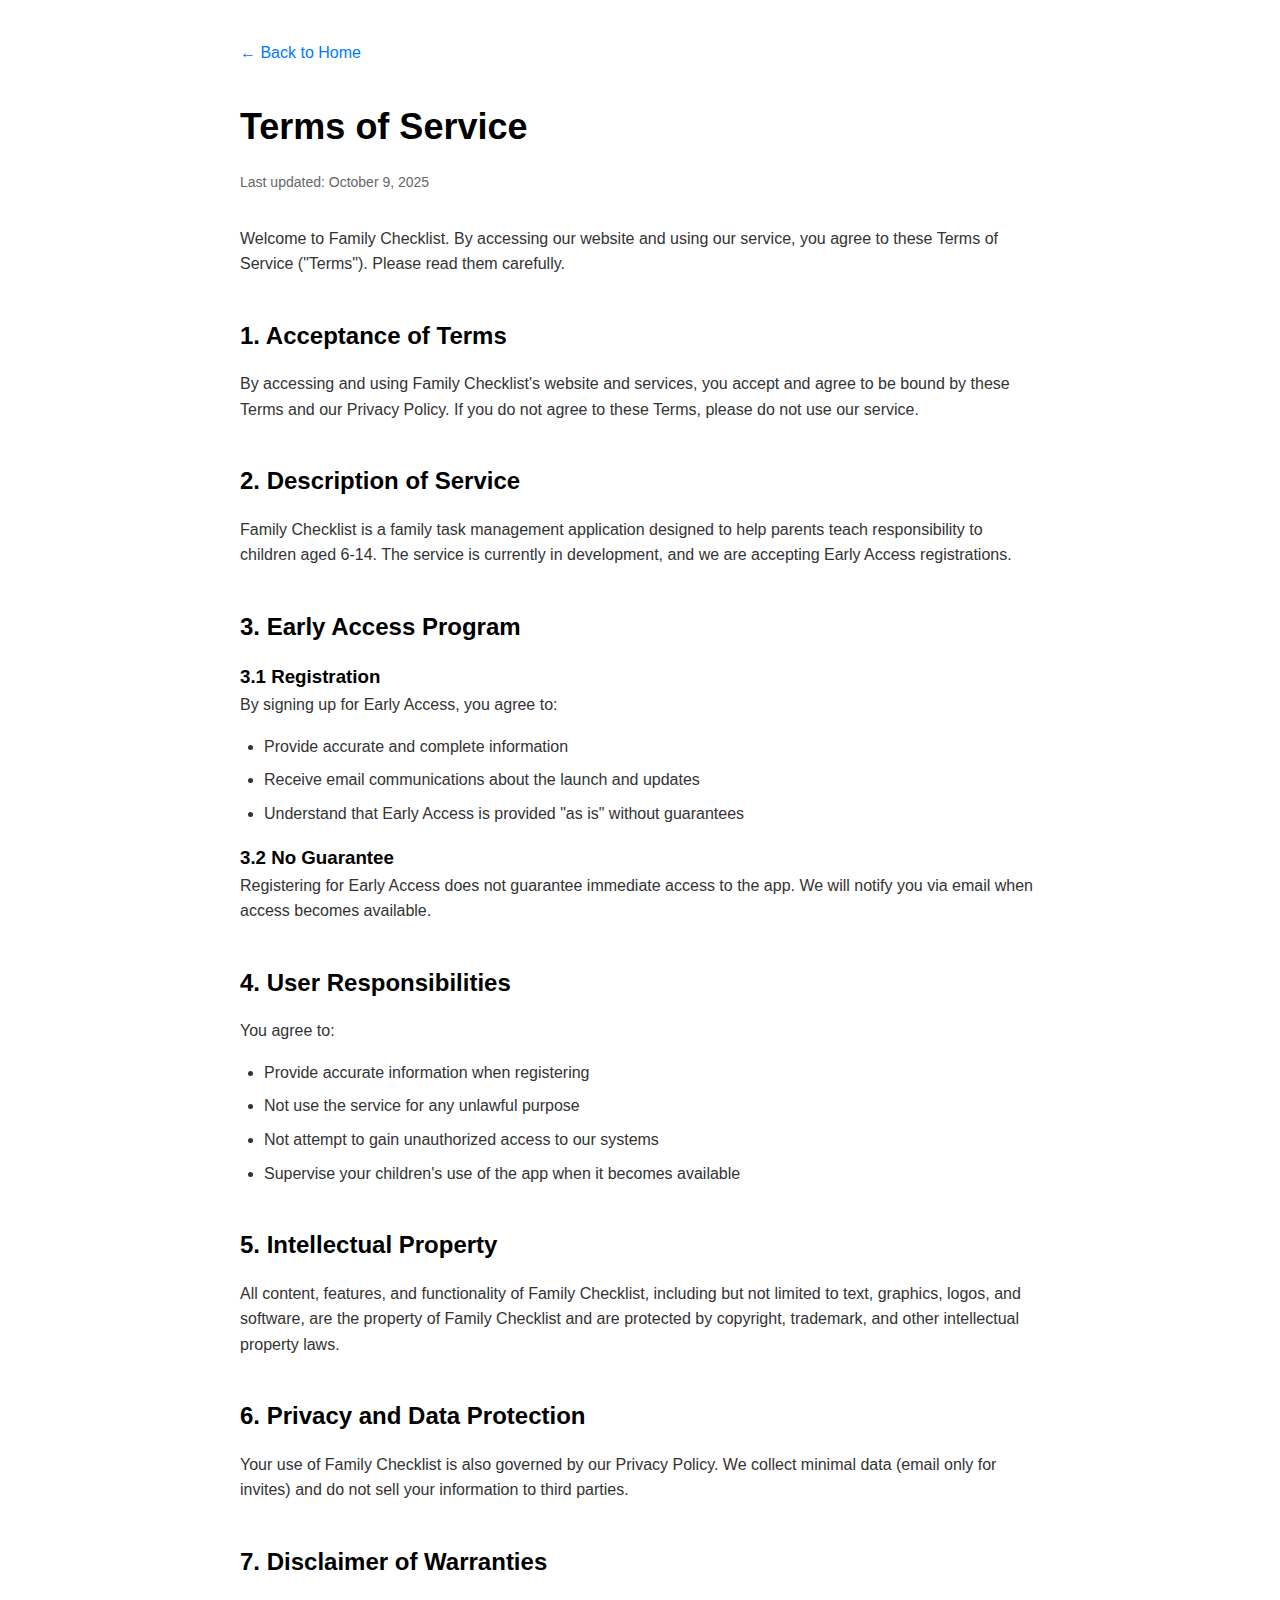
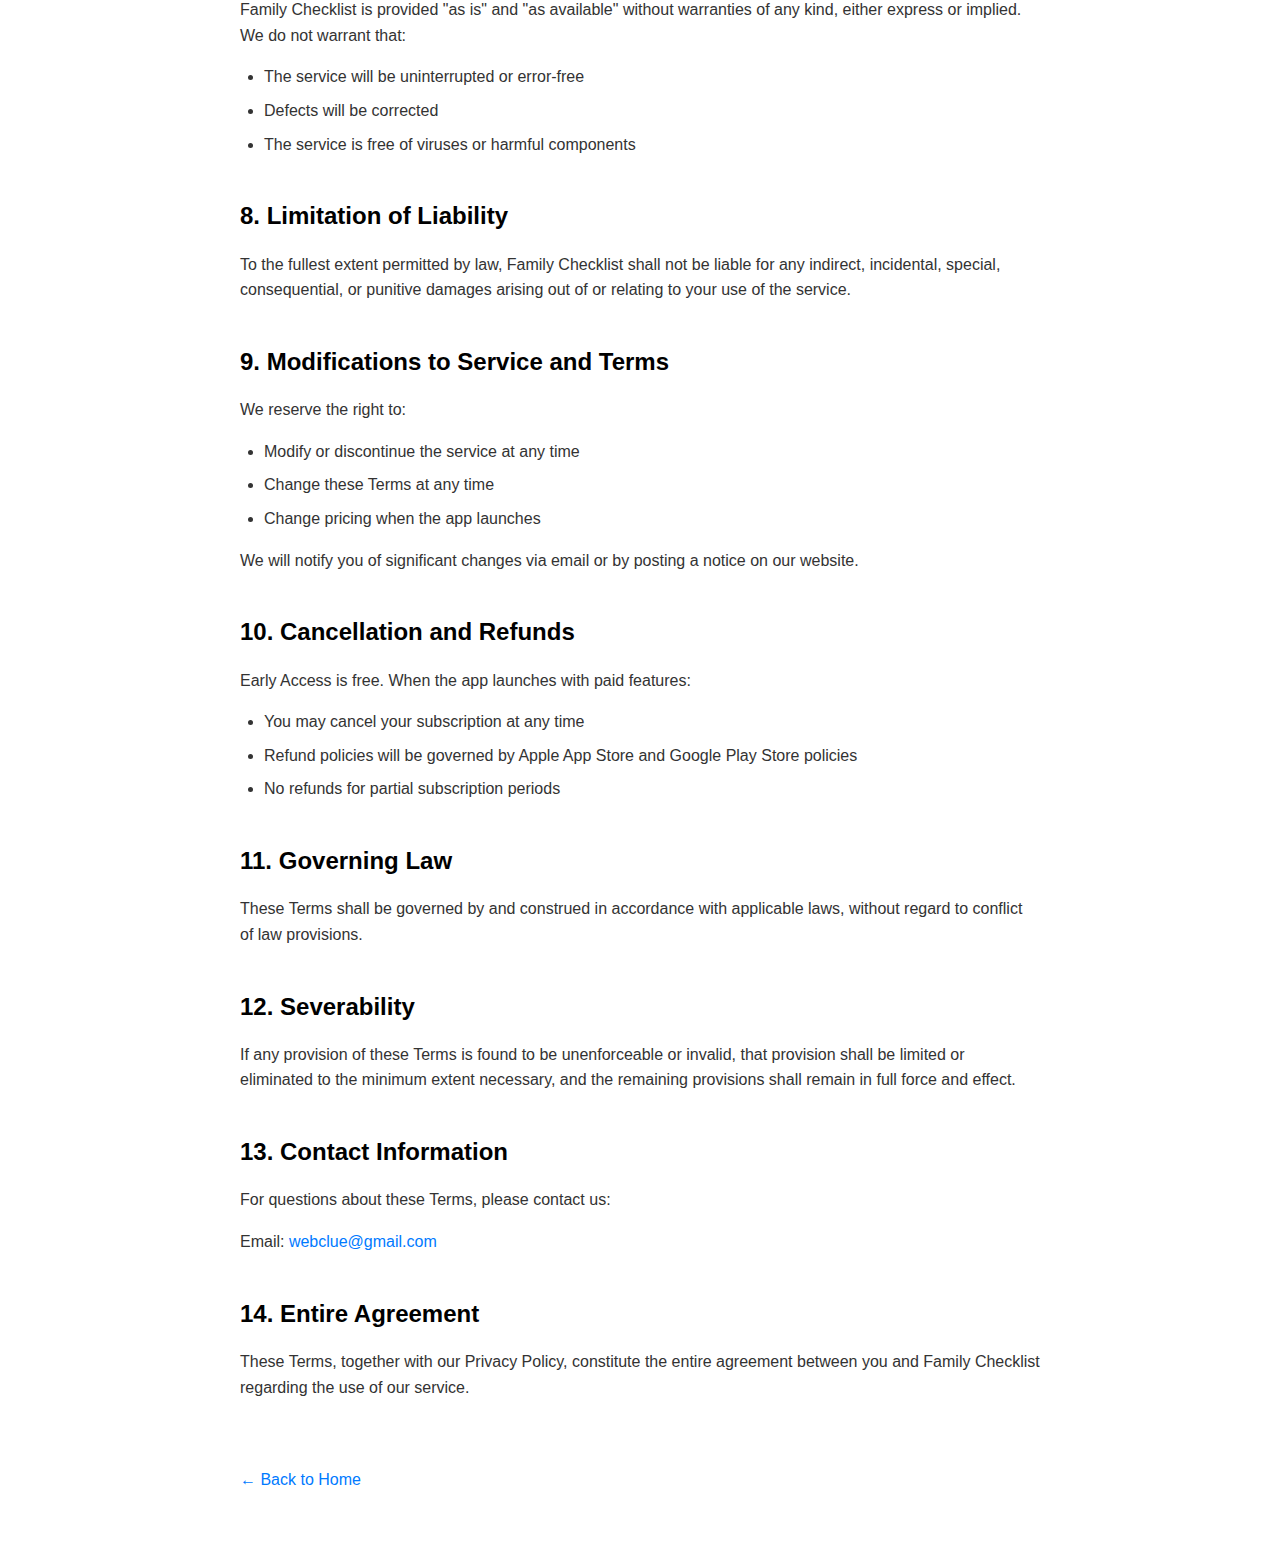
<file: landings/family-checklist.com/terms.html>
<!DOCTYPE html>
<html lang="en">
<head>
    <meta charset="UTF-8">
    <meta name="viewport" content="width=device-width, initial-scale=1.0">
    <title>Terms of Service — Family Checklist</title>
    <style>
        * {
            margin: 0;
            padding: 0;
            box-sizing: border-box;
        }
        
        body {
            font-family: -apple-system, BlinkMacSystemFont, 'Segoe UI', Roboto, 'Helvetica Neue', Arial, sans-serif;
            line-height: 1.6;
            color: #000000;
            background: #FFFFFF;
            padding: 40px 20px;
        }
        
        .container {
            max-width: 800px;
            margin: 0 auto;
        }
        
        h1 {
            font-size: 36px;
            font-weight: 700;
            margin-bottom: 16px;
        }
        
        h2 {
            font-size: 24px;
            font-weight: 600;
            margin-top: 40px;
            margin-bottom: 16px;
        }
        
        p {
            margin-bottom: 16px;
            color: #333333;
        }
        
        ul {
            margin-bottom: 16px;
            padding-left: 24px;
        }
        
        li {
            margin-bottom: 8px;
            color: #333333;
        }
        
        a {
            color: #007AFF;
            text-decoration: none;
        }
        
        a:hover {
            text-decoration: underline;
        }
        
        .back-link {
            display: inline-block;
            margin-bottom: 32px;
            color: #007AFF;
        }
        
        .updated {
            color: #666666;
            font-size: 14px;
            margin-bottom: 32px;
        }
    </style>
</head>
<body>
    <div class="container">
        <a href="/" class="back-link">← Back to Home</a>
        
        <h1>Terms of Service</h1>
        <p class="updated">Last updated: October 9, 2025</p>
        
        <p>Welcome to Family Checklist. By accessing our website and using our service, you agree to these Terms of Service ("Terms"). Please read them carefully.</p>
        
        <h2>1. Acceptance of Terms</h2>
        
        <p>By accessing and using Family Checklist's website and services, you accept and agree to be bound by these Terms and our Privacy Policy. If you do not agree to these Terms, please do not use our service.</p>
        
        <h2>2. Description of Service</h2>
        
        <p>Family Checklist is a family task management application designed to help parents teach responsibility to children aged 6-14. The service is currently in development, and we are accepting Early Access registrations.</p>
        
        <h2>3. Early Access Program</h2>
        
        <h3>3.1 Registration</h3>
        <p>By signing up for Early Access, you agree to:</p>
        <ul>
            <li>Provide accurate and complete information</li>
            <li>Receive email communications about the launch and updates</li>
            <li>Understand that Early Access is provided "as is" without guarantees</li>
        </ul>
        
        <h3>3.2 No Guarantee</h3>
        <p>Registering for Early Access does not guarantee immediate access to the app. We will notify you via email when access becomes available.</p>
        
        <h2>4. User Responsibilities</h2>
        
        <p>You agree to:</p>
        <ul>
            <li>Provide accurate information when registering</li>
            <li>Not use the service for any unlawful purpose</li>
            <li>Not attempt to gain unauthorized access to our systems</li>
            <li>Supervise your children's use of the app when it becomes available</li>
        </ul>
        
        <h2>5. Intellectual Property</h2>
        
        <p>All content, features, and functionality of Family Checklist, including but not limited to text, graphics, logos, and software, are the property of Family Checklist and are protected by copyright, trademark, and other intellectual property laws.</p>
        
        <h2>6. Privacy and Data Protection</h2>
        
        <p>Your use of Family Checklist is also governed by our Privacy Policy. We collect minimal data (email only for invites) and do not sell your information to third parties.</p>
        
        <h2>7. Disclaimer of Warranties</h2>
        
        <p>Family Checklist is provided "as is" and "as available" without warranties of any kind, either express or implied. We do not warrant that:</p>
        <ul>
            <li>The service will be uninterrupted or error-free</li>
            <li>Defects will be corrected</li>
            <li>The service is free of viruses or harmful components</li>
        </ul>
        
        <h2>8. Limitation of Liability</h2>
        
        <p>To the fullest extent permitted by law, Family Checklist shall not be liable for any indirect, incidental, special, consequential, or punitive damages arising out of or relating to your use of the service.</p>
        
        <h2>9. Modifications to Service and Terms</h2>
        
        <p>We reserve the right to:</p>
        <ul>
            <li>Modify or discontinue the service at any time</li>
            <li>Change these Terms at any time</li>
            <li>Change pricing when the app launches</li>
        </ul>
        
        <p>We will notify you of significant changes via email or by posting a notice on our website.</p>
        
        <h2>10. Cancellation and Refunds</h2>
        
        <p>Early Access is free. When the app launches with paid features:</p>
        <ul>
            <li>You may cancel your subscription at any time</li>
            <li>Refund policies will be governed by Apple App Store and Google Play Store policies</li>
            <li>No refunds for partial subscription periods</li>
        </ul>
        
        <h2>11. Governing Law</h2>
        
        <p>These Terms shall be governed by and construed in accordance with applicable laws, without regard to conflict of law provisions.</p>
        
        <h2>12. Severability</h2>
        
        <p>If any provision of these Terms is found to be unenforceable or invalid, that provision shall be limited or eliminated to the minimum extent necessary, and the remaining provisions shall remain in full force and effect.</p>
        
        <h2>13. Contact Information</h2>
        
        <p>For questions about these Terms, please contact us:</p>
        <p>Email: <a href="mailto:webclue@gmail.com">webclue@gmail.com</a></p>
        
        <h2>14. Entire Agreement</h2>
        
        <p>These Terms, together with our Privacy Policy, constitute the entire agreement between you and Family Checklist regarding the use of our service.</p>
        
        <br><br>
        <a href="/" class="back-link">← Back to Home</a>
    </div>
</body>
</html>
</file>
<file: landings/teachkidshabits.com/index.css>
*,:before,:after{--tw-border-spacing-x: 0;--tw-border-spacing-y: 0;--tw-translate-x: 0;--tw-translate-y: 0;--tw-rotate: 0;--tw-skew-x: 0;--tw-skew-y: 0;--tw-scale-x: 1;--tw-scale-y: 1;--tw-pan-x: ;--tw-pan-y: ;--tw-pinch-zoom: ;--tw-scroll-snap-strictness: proximity;--tw-gradient-from-position: ;--tw-gradient-via-position: ;--tw-gradient-to-position: ;--tw-ordinal: ;--tw-slashed-zero: ;--tw-numeric-figure: ;--tw-numeric-spacing: ;--tw-numeric-fraction: ;--tw-ring-inset: ;--tw-ring-offset-width: 0px;--tw-ring-offset-color: #fff;--tw-ring-color: rgb(59 130 246 / .5);--tw-ring-offset-shadow: 0 0 #0000;--tw-ring-shadow: 0 0 #0000;--tw-shadow: 0 0 #0000;--tw-shadow-colored: 0 0 #0000;--tw-blur: ;--tw-brightness: ;--tw-contrast: ;--tw-grayscale: ;--tw-hue-rotate: ;--tw-invert: ;--tw-saturate: ;--tw-sepia: ;--tw-drop-shadow: ;--tw-backdrop-blur: ;--tw-backdrop-brightness: ;--tw-backdrop-contrast: ;--tw-backdrop-grayscale: ;--tw-backdrop-hue-rotate: ;--tw-backdrop-invert: ;--tw-backdrop-opacity: ;--tw-backdrop-saturate: ;--tw-backdrop-sepia: ;--tw-contain-size: ;--tw-contain-layout: ;--tw-contain-paint: ;--tw-contain-style: }::backdrop{--tw-border-spacing-x: 0;--tw-border-spacing-y: 0;--tw-translate-x: 0;--tw-translate-y: 0;--tw-rotate: 0;--tw-skew-x: 0;--tw-skew-y: 0;--tw-scale-x: 1;--tw-scale-y: 1;--tw-pan-x: ;--tw-pan-y: ;--tw-pinch-zoom: ;--tw-scroll-snap-strictness: proximity;--tw-gradient-from-position: ;--tw-gradient-via-position: ;--tw-gradient-to-position: ;--tw-ordinal: ;--tw-slashed-zero: ;--tw-numeric-figure: ;--tw-numeric-spacing: ;--tw-numeric-fraction: ;--tw-ring-inset: ;--tw-ring-offset-width: 0px;--tw-ring-offset-color: #fff;--tw-ring-color: rgb(59 130 246 / .5);--tw-ring-offset-shadow: 0 0 #0000;--tw-ring-shadow: 0 0 #0000;--tw-shadow: 0 0 #0000;--tw-shadow-colored: 0 0 #0000;--tw-blur: ;--tw-brightness: ;--tw-contrast: ;--tw-grayscale: ;--tw-hue-rotate: ;--tw-invert: ;--tw-saturate: ;--tw-sepia: ;--tw-drop-shadow: ;--tw-backdrop-blur: ;--tw-backdrop-brightness: ;--tw-backdrop-contrast: ;--tw-backdrop-grayscale: ;--tw-backdrop-hue-rotate: ;--tw-backdrop-invert: ;--tw-backdrop-opacity: ;--tw-backdrop-saturate: ;--tw-backdrop-sepia: ;--tw-contain-size: ;--tw-contain-layout: ;--tw-contain-paint: ;--tw-contain-style: }*,:before,:after{box-sizing:border-box;border-width:0;border-style:solid;border-color:#e5e7eb}:before,:after{--tw-content: ""}html,:host{line-height:1.5;-webkit-text-size-adjust:100%;-moz-tab-size:4;-o-tab-size:4;tab-size:4;font-family:ui-sans-serif,system-ui,sans-serif,"Apple Color Emoji","Segoe UI Emoji",Segoe UI Symbol,"Noto Color Emoji";font-feature-settings:normal;font-variation-settings:normal;-webkit-tap-highlight-color:transparent}body{margin:0;line-height:inherit}hr{height:0;color:inherit;border-top-width:1px}abbr:where([title]){-webkit-text-decoration:underline dotted;text-decoration:underline dotted}h1,h2,h3,h4,h5,h6{font-size:inherit;font-weight:inherit}a{color:inherit;text-decoration:inherit}b,strong{font-weight:bolder}code,kbd,samp,pre{font-family:ui-monospace,SFMono-Regular,Menlo,Monaco,Consolas,Liberation Mono,Courier New,monospace;font-feature-settings:normal;font-variation-settings:normal;font-size:1em}small{font-size:80%}sub,sup{font-size:75%;line-height:0;position:relative;vertical-align:baseline}sub{bottom:-.25em}sup{top:-.5em}table{text-indent:0;border-color:inherit;border-collapse:collapse}button,input,optgroup,select,textarea{font-family:inherit;font-feature-settings:inherit;font-variation-settings:inherit;font-size:100%;font-weight:inherit;line-height:inherit;letter-spacing:inherit;color:inherit;margin:0;padding:0}button,select{text-transform:none}button,input:where([type=button]),input:where([type=reset]),input:where([type=submit]){-webkit-appearance:button;background-color:transparent;background-image:none}:-moz-focusring{outline:auto}:-moz-ui-invalid{box-shadow:none}progress{vertical-align:baseline}::-webkit-inner-spin-button,::-webkit-outer-spin-button{height:auto}[type=search]{-webkit-appearance:textfield;outline-offset:-2px}::-webkit-search-decoration{-webkit-appearance:none}::-webkit-file-upload-button{-webkit-appearance:button;font:inherit}summary{display:list-item}blockquote,dl,dd,h1,h2,h3,h4,h5,h6,hr,figure,p,pre{margin:0}fieldset{margin:0;padding:0}legend{padding:0}ol,ul,menu{list-style:none;margin:0;padding:0}dialog{padding:0}textarea{resize:vertical}input::-moz-placeholder,textarea::-moz-placeholder{opacity:1;color:#9ca3af}input::placeholder,textarea::placeholder{opacity:1;color:#9ca3af}button,[role=button]{cursor:pointer}:disabled{cursor:default}img,svg,video,canvas,audio,iframe,embed,object{display:block;vertical-align:middle}img,video{max-width:100%;height:auto}[hidden]:where(:not([hidden=until-found])){display:none}:root{--background: 0 0% 100%;--foreground: 222 47% 11%;--card: 0 0% 100%;--card-foreground: 222 47% 11%;--popover: 0 0% 100%;--popover-foreground: 222 47% 11%;--primary: 211 100% 50%;--primary-foreground: 0 0% 100%;--secondary: 45 100% 51%;--secondary-foreground: 39 100% 35%;--muted: 210 40% 96%;--muted-foreground: 215 16% 47%;--accent: 45 100% 51%;--accent-foreground: 39 100% 35%;--destructive: 0 84% 60%;--destructive-foreground: 0 0% 100%;--border: 214 32% 91%;--input: 214 32% 91%;--ring: 211 100% 50%;--radius: .75rem;--star-gold: 45 100% 51%;--star-gold-dark: 39 100% 35%;--success-green: 142 76% 36%;--success-green-light: 142 76% 90%;--gradient-hero: linear-gradient(135deg, hsl(211 100% 50%) 0%, hsl(195 100% 45%) 100%);--gradient-accent: linear-gradient(135deg, hsl(45 100% 51%) 0%, hsl(39 100% 45%) 100%);--gradient-soft: linear-gradient(180deg, hsl(0 0% 100%) 0%, hsl(210 40% 98%) 100%);--shadow-soft: 0 4px 20px -2px hsl(211 100% 50% / .1);--shadow-medium: 0 8px 30px -4px hsl(211 100% 50% / .15);--shadow-strong: 0 20px 50px -10px hsl(211 100% 50% / .25);--transition-smooth: all .3s cubic-bezier(.4, 0, .2, 1);--transition-bounce: all .4s cubic-bezier(.68, -.55, .265, 1.55)}.dark{--background: 222 47% 11%;--foreground: 210 40% 98%;--card: 217 33% 18%;--card-foreground: 210 40% 98%;--popover: 217 33% 18%;--popover-foreground: 210 40% 98%;--primary: 211 100% 50%;--primary-foreground: 0 0% 100%;--secondary: 45 100% 51%;--secondary-foreground: 39 100% 35%;--muted: 217 33% 18%;--muted-foreground: 215 20% 65%;--accent: 45 100% 51%;--accent-foreground: 0 0% 100%;--destructive: 0 63% 31%;--destructive-foreground: 210 40% 98%;--border: 217 33% 18%;--input: 217 33% 18%;--ring: 211 100% 50%}*{border-color:hsl(var(--border))}body{background-color:hsl(var(--background));color:hsl(var(--foreground))}.container{width:100%;margin-right:auto;margin-left:auto;padding-right:2rem;padding-left:2rem}@media (min-width: 1400px){.container{max-width:1400px}}.sr-only{position:absolute;width:1px;height:1px;padding:0;margin:-1px;overflow:hidden;clip:rect(0,0,0,0);white-space:nowrap;border-width:0}.pointer-events-none{pointer-events:none}.pointer-events-auto{pointer-events:auto}.visible{visibility:visible}.invisible{visibility:hidden}.fixed{position:fixed}.absolute{position:absolute}.relative{position:relative}.inset-0{top:0;right:0;bottom:0;left:0}.inset-x-0{left:0;right:0}.inset-y-0{top:0;bottom:0}.-bottom-12{bottom:-3rem}.-bottom-6{bottom:-1.5rem}.-left-12{left:-3rem}.-left-6{left:-1.5rem}.-right-12{right:-3rem}.-right-6{right:-1.5rem}.-top-12{top:-3rem}.-top-6{top:-1.5rem}.bottom-0{bottom:0}.left-0{left:0}.left-1{left:.25rem}.left-1\/2{left:50%}.left-2{left:.5rem}.left-\[50\%\]{left:50%}.right-0{right:0}.right-1{right:.25rem}.right-2{right:.5rem}.right-3{right:.75rem}.right-4{right:1rem}.top-0{top:0}.top-1\.5{top:.375rem}.top-1\/2{top:50%}.top-2{top:.5rem}.top-3\.5{top:.875rem}.top-4{top:1rem}.top-\[1px\]{top:1px}.top-\[50\%\]{top:50%}.top-\[60\%\]{top:60%}.top-full{top:100%}.z-10{z-index:10}.z-20{z-index:20}.z-50{z-index:50}.z-\[100\]{z-index:100}.z-\[1\]{z-index:1}.-mx-1{margin-left:-.25rem;margin-right:-.25rem}.mx-2{margin-left:.5rem;margin-right:.5rem}.mx-3\.5{margin-left:.875rem;margin-right:.875rem}.mx-auto{margin-left:auto;margin-right:auto}.my-0\.5{margin-top:.125rem;margin-bottom:.125rem}.my-1{margin-top:.25rem;margin-bottom:.25rem}.-ml-4{margin-left:-1rem}.-mr-32{margin-right:-8rem}.-mr-4{margin-right:-1rem}.-mt-32{margin-top:-8rem}.-mt-4{margin-top:-1rem}.mb-1{margin-bottom:.25rem}.mb-16{margin-bottom:4rem}.mb-20{margin-bottom:5rem}.mb-4{margin-bottom:1rem}.ml-1{margin-left:.25rem}.ml-auto{margin-left:auto}.mr-2{margin-right:.5rem}.mt-1{margin-top:.25rem}.mt-1\.5{margin-top:.375rem}.mt-2{margin-top:.5rem}.mt-24{margin-top:6rem}.mt-3{margin-top:.75rem}.mt-4{margin-top:1rem}.mt-auto{margin-top:auto}.block{display:block}.flex{display:flex}.inline-flex{display:inline-flex}.table{display:table}.grid{display:grid}.hidden{display:none}.aspect-square{aspect-ratio:1 / 1}.aspect-video{aspect-ratio:16 / 9}.size-4{width:1rem;height:1rem}.h-1\.5{height:.375rem}.h-10{height:2.5rem}.h-11{height:2.75rem}.h-12{height:3rem}.h-14{height:3.5rem}.h-16{height:4rem}.h-2{height:.5rem}.h-2\.5{height:.625rem}.h-20{height:5rem}.h-24{height:6rem}.h-3{height:.75rem}.h-3\.5{height:.875rem}.h-32{height:8rem}.h-4{height:1rem}.h-5{height:1.25rem}.h-6{height:1.5rem}.h-64{height:16rem}.h-7{height:1.75rem}.h-8{height:2rem}.h-9{height:2.25rem}.h-\[1px\]{height:1px}.h-\[var\(--radix-navigation-menu-viewport-height\)\]{height:var(--radix-navigation-menu-viewport-height)}.h-\[var\(--radix-select-trigger-height\)\]{height:var(--radix-select-trigger-height)}.h-auto{height:auto}.h-full{height:100%}.h-px{height:1px}.h-svh{height:100svh}.max-h-96{max-height:24rem}.max-h-\[300px\]{max-height:300px}.max-h-screen{max-height:100vh}.min-h-0{min-height:0px}.min-h-\[80px\]{min-height:80px}.min-h-screen{min-height:100vh}.min-h-svh{min-height:100svh}.w-0{width:0px}.w-1{width:.25rem}.w-10{width:2.5rem}.w-11{width:2.75rem}.w-12{width:3rem}.w-14{width:3.5rem}.w-16{width:4rem}.w-2{width:.5rem}.w-2\.5{width:.625rem}.w-20{width:5rem}.w-24{width:6rem}.w-3{width:.75rem}.w-3\.5{width:.875rem}.w-3\/4{width:75%}.w-32{width:8rem}.w-4{width:1rem}.w-5{width:1.25rem}.w-6{width:1.5rem}.w-64{width:16rem}.w-7{width:1.75rem}.w-72{width:18rem}.w-8{width:2rem}.w-9{width:2.25rem}.w-\[--sidebar-width\]{width:var(--sidebar-width)}.w-\[100px\]{width:100px}.w-\[1px\]{width:1px}.w-auto{width:auto}.w-full{width:100%}.w-max{width:-moz-max-content;width:max-content}.w-px{width:1px}.min-w-0{min-width:0px}.min-w-5{min-width:1.25rem}.min-w-\[12rem\]{min-width:12rem}.min-w-\[8rem\]{min-width:8rem}.min-w-\[var\(--radix-select-trigger-width\)\]{min-width:var(--radix-select-trigger-width)}.max-w-2xl{max-width:42rem}.max-w-4xl{max-width:56rem}.max-w-\[--skeleton-width\]{max-width:var(--skeleton-width)}.max-w-lg{max-width:32rem}.max-w-max{max-width:-moz-max-content;max-width:max-content}.max-w-md{max-width:28rem}.flex-1{flex:1 1 0%}.flex-shrink-0,.shrink-0{flex-shrink:0}.grow{flex-grow:1}.grow-0{flex-grow:0}.basis-full{flex-basis:100%}.caption-bottom{caption-side:bottom}.border-collapse{border-collapse:collapse}.-translate-x-1\/2{--tw-translate-x: -50%;transform:translate(var(--tw-translate-x),var(--tw-translate-y)) rotate(var(--tw-rotate)) skew(var(--tw-skew-x)) skewY(var(--tw-skew-y)) scaleX(var(--tw-scale-x)) scaleY(var(--tw-scale-y))}.-translate-x-px{--tw-translate-x: -1px;transform:translate(var(--tw-translate-x),var(--tw-translate-y)) rotate(var(--tw-rotate)) skew(var(--tw-skew-x)) skewY(var(--tw-skew-y)) scaleX(var(--tw-scale-x)) scaleY(var(--tw-scale-y))}.-translate-y-1\/2{--tw-translate-y: -50%;transform:translate(var(--tw-translate-x),var(--tw-translate-y)) rotate(var(--tw-rotate)) skew(var(--tw-skew-x)) skewY(var(--tw-skew-y)) scaleX(var(--tw-scale-x)) scaleY(var(--tw-scale-y))}.translate-x-\[-50\%\]{--tw-translate-x: -50%;transform:translate(var(--tw-translate-x),var(--tw-translate-y)) rotate(var(--tw-rotate)) skew(var(--tw-skew-x)) skewY(var(--tw-skew-y)) scaleX(var(--tw-scale-x)) scaleY(var(--tw-scale-y))}.translate-x-px{--tw-translate-x: 1px;transform:translate(var(--tw-translate-x),var(--tw-translate-y)) rotate(var(--tw-rotate)) skew(var(--tw-skew-x)) skewY(var(--tw-skew-y)) scaleX(var(--tw-scale-x)) scaleY(var(--tw-scale-y))}.translate-y-\[-50\%\]{--tw-translate-y: -50%;transform:translate(var(--tw-translate-x),var(--tw-translate-y)) rotate(var(--tw-rotate)) skew(var(--tw-skew-x)) skewY(var(--tw-skew-y)) scaleX(var(--tw-scale-x)) scaleY(var(--tw-scale-y))}.rotate-45{--tw-rotate: 45deg;transform:translate(var(--tw-translate-x),var(--tw-translate-y)) rotate(var(--tw-rotate)) skew(var(--tw-skew-x)) skewY(var(--tw-skew-y)) scaleX(var(--tw-scale-x)) scaleY(var(--tw-scale-y))}.rotate-90{--tw-rotate: 90deg;transform:translate(var(--tw-translate-x),var(--tw-translate-y)) rotate(var(--tw-rotate)) skew(var(--tw-skew-x)) skewY(var(--tw-skew-y)) scaleX(var(--tw-scale-x)) scaleY(var(--tw-scale-y))}.transform{transform:translate(var(--tw-translate-x),var(--tw-translate-y)) rotate(var(--tw-rotate)) skew(var(--tw-skew-x)) skewY(var(--tw-skew-y)) scaleX(var(--tw-scale-x)) scaleY(var(--tw-scale-y))}@keyframes fade-in-up{0%{opacity:0;transform:translateY(20px)}to{opacity:1;transform:translateY(0)}}.animate-fade-in-up{animation:fade-in-up .6s ease-out}@keyframes pulse{50%{opacity:.5}}.animate-pulse{animation:pulse 2s cubic-bezier(.4,0,.6,1) infinite}@keyframes scale-in{0%{opacity:0;transform:scale(.95)}to{opacity:1;transform:scale(1)}}.animate-scale-in{animation:scale-in .4s ease-out}.cursor-default{cursor:default}.cursor-pointer{cursor:pointer}.touch-none{touch-action:none}.select-none{-webkit-user-select:none;-moz-user-select:none;user-select:none}.list-none{list-style-type:none}.flex-row{flex-direction:row}.flex-col{flex-direction:column}.flex-col-reverse{flex-direction:column-reverse}.flex-wrap{flex-wrap:wrap}.items-start{align-items:flex-start}.items-end{align-items:flex-end}.items-center{align-items:center}.items-stretch{align-items:stretch}.justify-center{justify-content:center}.justify-between{justify-content:space-between}.gap-1{gap:.25rem}.gap-1\.5{gap:.375rem}.gap-12{gap:3rem}.gap-2{gap:.5rem}.gap-3{gap:.75rem}.gap-4{gap:1rem}.gap-6{gap:1.5rem}.gap-8{gap:2rem}.-space-x-2>:not([hidden])~:not([hidden]){--tw-space-x-reverse: 0;margin-right:calc(-.5rem * var(--tw-space-x-reverse));margin-left:calc(-.5rem * calc(1 - var(--tw-space-x-reverse)))}.space-x-1>:not([hidden])~:not([hidden]){--tw-space-x-reverse: 0;margin-right:calc(.25rem * var(--tw-space-x-reverse));margin-left:calc(.25rem * calc(1 - var(--tw-space-x-reverse)))}.space-x-4>:not([hidden])~:not([hidden]){--tw-space-x-reverse: 0;margin-right:calc(1rem * var(--tw-space-x-reverse));margin-left:calc(1rem * calc(1 - var(--tw-space-x-reverse)))}.space-y-1>:not([hidden])~:not([hidden]){--tw-space-y-reverse: 0;margin-top:calc(.25rem * calc(1 - var(--tw-space-y-reverse)));margin-bottom:calc(.25rem * var(--tw-space-y-reverse))}.space-y-1\.5>:not([hidden])~:not([hidden]){--tw-space-y-reverse: 0;margin-top:calc(.375rem * calc(1 - var(--tw-space-y-reverse)));margin-bottom:calc(.375rem * var(--tw-space-y-reverse))}.space-y-2>:not([hidden])~:not([hidden]){--tw-space-y-reverse: 0;margin-top:calc(.5rem * calc(1 - var(--tw-space-y-reverse)));margin-bottom:calc(.5rem * var(--tw-space-y-reverse))}.space-y-3>:not([hidden])~:not([hidden]){--tw-space-y-reverse: 0;margin-top:calc(.75rem * calc(1 - var(--tw-space-y-reverse)));margin-bottom:calc(.75rem * var(--tw-space-y-reverse))}.space-y-4>:not([hidden])~:not([hidden]){--tw-space-y-reverse: 0;margin-top:calc(1rem * calc(1 - var(--tw-space-y-reverse)));margin-bottom:calc(1rem * var(--tw-space-y-reverse))}.space-y-6>:not([hidden])~:not([hidden]){--tw-space-y-reverse: 0;margin-top:calc(1.5rem * calc(1 - var(--tw-space-y-reverse)));margin-bottom:calc(1.5rem * var(--tw-space-y-reverse))}.space-y-8>:not([hidden])~:not([hidden]){--tw-space-y-reverse: 0;margin-top:calc(2rem * calc(1 - var(--tw-space-y-reverse)));margin-bottom:calc(2rem * var(--tw-space-y-reverse))}.overflow-auto{overflow:auto}.overflow-hidden{overflow:hidden}.overflow-y-auto{overflow-y:auto}.overflow-x-hidden{overflow-x:hidden}.whitespace-nowrap{white-space:nowrap}.break-words{overflow-wrap:break-word}.rounded-2xl{border-radius:1rem}.rounded-3xl{border-radius:1.5rem}.rounded-\[2px\]{border-radius:2px}.rounded-\[inherit\]{border-radius:inherit}.rounded-full{border-radius:9999px}.rounded-lg{border-radius:var(--radius)}.rounded-md{border-radius:calc(var(--radius) - 2px)}.rounded-sm{border-radius:calc(var(--radius) - 4px)}.rounded-xl{border-radius:.75rem}.rounded-t-\[10px\]{border-top-left-radius:10px;border-top-right-radius:10px}.rounded-tl-sm{border-top-left-radius:calc(var(--radius) - 4px)}.border{border-width:1px}.border-2{border-width:2px}.border-\[1\.5px\]{border-width:1.5px}.border-y{border-top-width:1px;border-bottom-width:1px}.border-b{border-bottom-width:1px}.border-l{border-left-width:1px}.border-l-4{border-left-width:4px}.border-r{border-right-width:1px}.border-t{border-top-width:1px}.border-dashed{border-style:dashed}.border-\[--color-border\]{border-color:var(--color-border)}.border-background{border-color:hsl(var(--background))}.border-border{border-color:hsl(var(--border))}.border-border\/50{border-color:hsl(var(--border) / .5)}.border-destructive{border-color:hsl(var(--destructive))}.border-destructive\/50{border-color:hsl(var(--destructive) / .5)}.border-input{border-color:hsl(var(--input))}.border-primary{border-color:hsl(var(--primary))}.border-primary\/20{border-color:hsl(var(--primary) / .2)}.border-success{border-color:hsl(var(--success-green))}.border-transparent{border-color:transparent}.border-l-transparent{border-left-color:transparent}.border-t-transparent{border-top-color:transparent}.bg-\[--color-bg\]{background-color:var(--color-bg)}.bg-accent{background-color:hsl(var(--accent))}.bg-background{background-color:hsl(var(--background))}.bg-background\/80{background-color:hsl(var(--background) / .8)}.bg-black\/80{background-color:#000c}.bg-border{background-color:hsl(var(--border))}.bg-card{background-color:hsl(var(--card))}.bg-destructive{background-color:hsl(var(--destructive))}.bg-foreground{background-color:hsl(var(--foreground))}.bg-gray-100{--tw-bg-opacity: 1;background-color:rgb(243 244 246 / var(--tw-bg-opacity, 1))}.bg-muted{background-color:hsl(var(--muted))}.bg-muted\/30{background-color:hsl(var(--muted) / .3)}.bg-muted\/50{background-color:hsl(var(--muted) / .5)}.bg-popover{background-color:hsl(var(--popover))}.bg-primary{background-color:hsl(var(--primary))}.bg-primary\/10{background-color:hsl(var(--primary) / .1)}.bg-primary\/20{background-color:hsl(var(--primary) / .2)}.bg-secondary{background-color:hsl(var(--secondary))}.bg-secondary\/10{background-color:hsl(var(--secondary) / .1)}.bg-secondary\/20{background-color:hsl(var(--secondary) / .2)}.bg-success-light{background-color:hsl(var(--success-green-light))}.bg-transparent{background-color:transparent}.bg-gradient-accent{background-image:var(--gradient-accent)}.bg-gradient-hero{background-image:var(--gradient-hero)}.bg-gradient-soft{background-image:var(--gradient-soft)}.fill-current{fill:currentColor}.fill-star{fill:hsl(var(--star-gold))}.p-0{padding:0}.p-1{padding:.25rem}.p-2{padding:.5rem}.p-3{padding:.75rem}.p-4{padding:1rem}.p-6{padding:1.5rem}.p-8{padding:2rem}.p-\[1px\]{padding:1px}.px-1{padding-left:.25rem;padding-right:.25rem}.px-2{padding-left:.5rem;padding-right:.5rem}.px-2\.5{padding-left:.625rem;padding-right:.625rem}.px-3{padding-left:.75rem;padding-right:.75rem}.px-4{padding-left:1rem;padding-right:1rem}.px-5{padding-left:1.25rem;padding-right:1.25rem}.px-8{padding-left:2rem;padding-right:2rem}.py-0\.5{padding-top:.125rem;padding-bottom:.125rem}.py-1{padding-top:.25rem;padding-bottom:.25rem}.py-1\.5{padding-top:.375rem;padding-bottom:.375rem}.py-12{padding-top:3rem;padding-bottom:3rem}.py-2{padding-top:.5rem;padding-bottom:.5rem}.py-20{padding-top:5rem;padding-bottom:5rem}.py-3{padding-top:.75rem;padding-bottom:.75rem}.py-4{padding-top:1rem;padding-bottom:1rem}.py-6{padding-top:1.5rem;padding-bottom:1.5rem}.py-8{padding-top:2rem;padding-bottom:2rem}.pb-20{padding-bottom:5rem}.pb-3{padding-bottom:.75rem}.pb-4{padding-bottom:1rem}.pl-2\.5{padding-left:.625rem}.pl-4{padding-left:1rem}.pl-8{padding-left:2rem}.pr-2{padding-right:.5rem}.pr-2\.5{padding-right:.625rem}.pr-8{padding-right:2rem}.pt-0{padding-top:0}.pt-1{padding-top:.25rem}.pt-3{padding-top:.75rem}.pt-32{padding-top:8rem}.pt-4{padding-top:1rem}.pt-6{padding-top:1.5rem}.text-left{text-align:left}.text-center{text-align:center}.align-middle{vertical-align:middle}.font-mono{font-family:ui-monospace,SFMono-Regular,Menlo,Monaco,Consolas,Liberation Mono,Courier New,monospace}.text-2xl{font-size:1.5rem;line-height:2rem}.text-3xl{font-size:1.875rem;line-height:2.25rem}.text-4xl{font-size:2.25rem;line-height:2.5rem}.text-5xl{font-size:3rem;line-height:1}.text-8xl{font-size:6rem;line-height:1}.text-\[0\.8rem\]{font-size:.8rem}.text-base{font-size:1rem;line-height:1.5rem}.text-lg{font-size:1.125rem;line-height:1.75rem}.text-sm{font-size:.875rem;line-height:1.25rem}.text-xl{font-size:1.25rem;line-height:1.75rem}.text-xs{font-size:.75rem;line-height:1rem}.font-bold{font-weight:700}.font-medium{font-weight:500}.font-normal{font-weight:400}.font-semibold{font-weight:600}.tabular-nums{--tw-numeric-spacing: tabular-nums;font-variant-numeric:var(--tw-ordinal) var(--tw-slashed-zero) var(--tw-numeric-figure) var(--tw-numeric-spacing) var(--tw-numeric-fraction)}.leading-none{line-height:1}.leading-tight{line-height:1.25}.tracking-tight{letter-spacing:-.025em}.tracking-widest{letter-spacing:.1em}.text-accent-foreground{color:hsl(var(--accent-foreground))}.text-blue-500{--tw-text-opacity: 1;color:rgb(59 130 246 / var(--tw-text-opacity, 1))}.text-card-foreground{color:hsl(var(--card-foreground))}.text-current{color:currentColor}.text-destructive{color:hsl(var(--destructive))}.text-destructive-foreground{color:hsl(var(--destructive-foreground))}.text-foreground{color:hsl(var(--foreground))}.text-foreground\/50{color:hsl(var(--foreground) / .5)}.text-gray-600{--tw-text-opacity: 1;color:rgb(75 85 99 / var(--tw-text-opacity, 1))}.text-muted-foreground{color:hsl(var(--muted-foreground))}.text-muted\/5{color:hsl(var(--muted) / .05)}.text-popover-foreground{color:hsl(var(--popover-foreground))}.text-primary{color:hsl(var(--primary))}.text-primary-foreground{color:hsl(var(--primary-foreground))}.text-secondary-foreground{color:hsl(var(--secondary-foreground))}.text-star{color:hsl(var(--star-gold))}.text-success{color:hsl(var(--success-green))}.underline{text-decoration-line:underline}.underline-offset-4{text-underline-offset:4px}.opacity-0{opacity:0}.opacity-10{opacity:.1}.opacity-50{opacity:.5}.opacity-60{opacity:.6}.opacity-70{opacity:.7}.opacity-90{opacity:.9}.shadow-\[0_0_0_1px_hsl\(var\(--sidebar-border\)\)\]{--tw-shadow: 0 0 0 1px hsl(var(--sidebar-border));--tw-shadow-colored: 0 0 0 1px var(--tw-shadow-color);box-shadow:var(--tw-ring-offset-shadow, 0 0 #0000),var(--tw-ring-shadow, 0 0 #0000),var(--tw-shadow)}.shadow-lg{--tw-shadow: 0 10px 15px -3px rgb(0 0 0 / .1), 0 4px 6px -4px rgb(0 0 0 / .1);--tw-shadow-colored: 0 10px 15px -3px var(--tw-shadow-color), 0 4px 6px -4px var(--tw-shadow-color);box-shadow:var(--tw-ring-offset-shadow, 0 0 #0000),var(--tw-ring-shadow, 0 0 #0000),var(--tw-shadow)}.shadow-md{--tw-shadow: 0 4px 6px -1px rgb(0 0 0 / .1), 0 2px 4px -2px rgb(0 0 0 / .1);--tw-shadow-colored: 0 4px 6px -1px var(--tw-shadow-color), 0 2px 4px -2px var(--tw-shadow-color);box-shadow:var(--tw-ring-offset-shadow, 0 0 #0000),var(--tw-ring-shadow, 0 0 #0000),var(--tw-shadow)}.shadow-medium{--tw-shadow: var(--shadow-medium);--tw-shadow-colored: var(--shadow-medium);box-shadow:var(--tw-ring-offset-shadow, 0 0 #0000),var(--tw-ring-shadow, 0 0 #0000),var(--tw-shadow)}.shadow-none{--tw-shadow: 0 0 #0000;--tw-shadow-colored: 0 0 #0000;box-shadow:var(--tw-ring-offset-shadow, 0 0 #0000),var(--tw-ring-shadow, 0 0 #0000),var(--tw-shadow)}.shadow-sm{--tw-shadow: 0 1px 2px 0 rgb(0 0 0 / .05);--tw-shadow-colored: 0 1px 2px 0 var(--tw-shadow-color);box-shadow:var(--tw-ring-offset-shadow, 0 0 #0000),var(--tw-ring-shadow, 0 0 #0000),var(--tw-shadow)}.shadow-strong{--tw-shadow: var(--shadow-strong);--tw-shadow-colored: var(--shadow-strong);box-shadow:var(--tw-ring-offset-shadow, 0 0 #0000),var(--tw-ring-shadow, 0 0 #0000),var(--tw-shadow)}.shadow-xl{--tw-shadow: 0 20px 25px -5px rgb(0 0 0 / .1), 0 8px 10px -6px rgb(0 0 0 / .1);--tw-shadow-colored: 0 20px 25px -5px var(--tw-shadow-color), 0 8px 10px -6px var(--tw-shadow-color);box-shadow:var(--tw-ring-offset-shadow, 0 0 #0000),var(--tw-ring-shadow, 0 0 #0000),var(--tw-shadow)}.outline-none{outline:2px solid transparent;outline-offset:2px}.outline{outline-style:solid}.ring-0{--tw-ring-offset-shadow: var(--tw-ring-inset) 0 0 0 var(--tw-ring-offset-width) var(--tw-ring-offset-color);--tw-ring-shadow: var(--tw-ring-inset) 0 0 0 calc(0px + var(--tw-ring-offset-width)) var(--tw-ring-color);box-shadow:var(--tw-ring-offset-shadow),var(--tw-ring-shadow),var(--tw-shadow, 0 0 #0000)}.ring-2{--tw-ring-offset-shadow: var(--tw-ring-inset) 0 0 0 var(--tw-ring-offset-width) var(--tw-ring-offset-color);--tw-ring-shadow: var(--tw-ring-inset) 0 0 0 calc(2px + var(--tw-ring-offset-width)) var(--tw-ring-color);box-shadow:var(--tw-ring-offset-shadow),var(--tw-ring-shadow),var(--tw-shadow, 0 0 #0000)}.ring-ring{--tw-ring-color: hsl(var(--ring))}.ring-offset-background{--tw-ring-offset-color: hsl(var(--background))}.blur-3xl{--tw-blur: blur(64px);filter:var(--tw-blur) var(--tw-brightness) var(--tw-contrast) var(--tw-grayscale) var(--tw-hue-rotate) var(--tw-invert) var(--tw-saturate) var(--tw-sepia) var(--tw-drop-shadow)}.filter{filter:var(--tw-blur) var(--tw-brightness) var(--tw-contrast) var(--tw-grayscale) var(--tw-hue-rotate) var(--tw-invert) var(--tw-saturate) var(--tw-sepia) var(--tw-drop-shadow)}.backdrop-blur-md{--tw-backdrop-blur: blur(12px);-webkit-backdrop-filter:var(--tw-backdrop-blur) var(--tw-backdrop-brightness) var(--tw-backdrop-contrast) var(--tw-backdrop-grayscale) var(--tw-backdrop-hue-rotate) var(--tw-backdrop-invert) var(--tw-backdrop-opacity) var(--tw-backdrop-saturate) var(--tw-backdrop-sepia);backdrop-filter:var(--tw-backdrop-blur) var(--tw-backdrop-brightness) var(--tw-backdrop-contrast) var(--tw-backdrop-grayscale) var(--tw-backdrop-hue-rotate) var(--tw-backdrop-invert) var(--tw-backdrop-opacity) var(--tw-backdrop-saturate) var(--tw-backdrop-sepia)}.transition{transition-property:color,background-color,border-color,text-decoration-color,fill,stroke,opacity,box-shadow,transform,filter,-webkit-backdrop-filter;transition-property:color,background-color,border-color,text-decoration-color,fill,stroke,opacity,box-shadow,transform,filter,backdrop-filter;transition-property:color,background-color,border-color,text-decoration-color,fill,stroke,opacity,box-shadow,transform,filter,backdrop-filter,-webkit-backdrop-filter;transition-timing-function:cubic-bezier(.4,0,.2,1);transition-duration:.15s}.transition-\[left\,right\,width\]{transition-property:left,right,width;transition-timing-function:cubic-bezier(.4,0,.2,1);transition-duration:.15s}.transition-\[margin\,opa\]{transition-property:margin,opa;transition-timing-function:cubic-bezier(.4,0,.2,1);transition-duration:.15s}.transition-\[width\,height\,padding\]{transition-property:width,height,padding;transition-timing-function:cubic-bezier(.4,0,.2,1);transition-duration:.15s}.transition-\[width\]{transition-property:width;transition-timing-function:cubic-bezier(.4,0,.2,1);transition-duration:.15s}.transition-all{transition-property:all;transition-timing-function:cubic-bezier(.4,0,.2,1);transition-duration:.15s}.transition-colors{transition-property:color,background-color,border-color,text-decoration-color,fill,stroke;transition-timing-function:cubic-bezier(.4,0,.2,1);transition-duration:.15s}.transition-opacity{transition-property:opacity;transition-timing-function:cubic-bezier(.4,0,.2,1);transition-duration:.15s}.transition-transform{transition-property:transform;transition-timing-function:cubic-bezier(.4,0,.2,1);transition-duration:.15s}.duration-1000{transition-duration:1s}.duration-200{transition-duration:.2s}.ease-in-out{transition-timing-function:cubic-bezier(.4,0,.2,1)}.ease-linear{transition-timing-function:linear}@keyframes enter{0%{opacity:var(--tw-enter-opacity, 1);transform:translate3d(var(--tw-enter-translate-x, 0),var(--tw-enter-translate-y, 0),0) scale3d(var(--tw-enter-scale, 1),var(--tw-enter-scale, 1),var(--tw-enter-scale, 1)) rotate(var(--tw-enter-rotate, 0))}}@keyframes exit{to{opacity:var(--tw-exit-opacity, 1);transform:translate3d(var(--tw-exit-translate-x, 0),var(--tw-exit-translate-y, 0),0) scale3d(var(--tw-exit-scale, 1),var(--tw-exit-scale, 1),var(--tw-exit-scale, 1)) rotate(var(--tw-exit-rotate, 0))}}.animate-in{animation-name:enter;animation-duration:.15s;--tw-enter-opacity: initial;--tw-enter-scale: initial;--tw-enter-rotate: initial;--tw-enter-translate-x: initial;--tw-enter-translate-y: initial}.fade-in-0{--tw-enter-opacity: 0}.fade-in-80{--tw-enter-opacity: .8}.zoom-in-95{--tw-enter-scale: .95}.duration-1000{animation-duration:1s}.duration-200{animation-duration:.2s}.ease-in-out{animation-timing-function:cubic-bezier(.4,0,.2,1)}.ease-linear{animation-timing-function:linear}.text-balance{text-wrap:balance}.animate-float{animation:float 3s ease-in-out infinite}@keyframes float{0%,to{transform:translateY(0)}50%{transform:translateY(-10px)}}.file\:border-0::file-selector-button{border-width:0px}.file\:bg-transparent::file-selector-button{background-color:transparent}.file\:text-sm::file-selector-button{font-size:.875rem;line-height:1.25rem}.file\:font-medium::file-selector-button{font-weight:500}.file\:text-foreground::file-selector-button{color:hsl(var(--foreground))}.placeholder\:text-muted-foreground::-moz-placeholder{color:hsl(var(--muted-foreground))}.placeholder\:text-muted-foreground::placeholder{color:hsl(var(--muted-foreground))}.after\:absolute:after{content:var(--tw-content);position:absolute}.after\:-inset-2:after{content:var(--tw-content);top:-.5rem;right:-.5rem;bottom:-.5rem;left:-.5rem}.after\:inset-y-0:after{content:var(--tw-content);top:0;bottom:0}.after\:left-1\/2:after{content:var(--tw-content);left:50%}.after\:w-1:after{content:var(--tw-content);width:.25rem}.after\:w-\[2px\]:after{content:var(--tw-content);width:2px}.after\:-translate-x-1\/2:after{content:var(--tw-content);--tw-translate-x: -50%;transform:translate(var(--tw-translate-x),var(--tw-translate-y)) rotate(var(--tw-rotate)) skew(var(--tw-skew-x)) skewY(var(--tw-skew-y)) scaleX(var(--tw-scale-x)) scaleY(var(--tw-scale-y))}.first\:rounded-l-md:first-child{border-top-left-radius:calc(var(--radius) - 2px);border-bottom-left-radius:calc(var(--radius) - 2px)}.first\:border-l:first-child{border-left-width:1px}.last\:rounded-r-md:last-child{border-top-right-radius:calc(var(--radius) - 2px);border-bottom-right-radius:calc(var(--radius) - 2px)}.focus-within\:relative:focus-within{position:relative}.focus-within\:z-20:focus-within{z-index:20}.hover\:-translate-y-1:hover{--tw-translate-y: -.25rem;transform:translate(var(--tw-translate-x),var(--tw-translate-y)) rotate(var(--tw-rotate)) skew(var(--tw-skew-x)) skewY(var(--tw-skew-y)) scaleX(var(--tw-scale-x)) scaleY(var(--tw-scale-y))}.hover\:border-primary\/50:hover{border-color:hsl(var(--primary) / .5)}.hover\:bg-accent:hover{background-color:hsl(var(--accent))}.hover\:bg-destructive\/80:hover{background-color:hsl(var(--destructive) / .8)}.hover\:bg-destructive\/90:hover{background-color:hsl(var(--destructive) / .9)}.hover\:bg-muted:hover{background-color:hsl(var(--muted))}.hover\:bg-muted\/50:hover{background-color:hsl(var(--muted) / .5)}.hover\:bg-primary:hover{background-color:hsl(var(--primary))}.hover\:bg-primary\/80:hover{background-color:hsl(var(--primary) / .8)}.hover\:bg-primary\/90:hover{background-color:hsl(var(--primary) / .9)}.hover\:bg-secondary:hover{background-color:hsl(var(--secondary))}.hover\:bg-secondary\/80:hover{background-color:hsl(var(--secondary) / .8)}.hover\:text-accent-foreground:hover{color:hsl(var(--accent-foreground))}.hover\:text-blue-700:hover{--tw-text-opacity: 1;color:rgb(29 78 216 / var(--tw-text-opacity, 1))}.hover\:text-foreground:hover{color:hsl(var(--foreground))}.hover\:text-muted-foreground:hover{color:hsl(var(--muted-foreground))}.hover\:text-primary:hover{color:hsl(var(--primary))}.hover\:text-primary-foreground:hover{color:hsl(var(--primary-foreground))}.hover\:underline:hover{text-decoration-line:underline}.hover\:opacity-100:hover{opacity:1}.hover\:opacity-90:hover{opacity:.9}.hover\:shadow-\[0_0_0_1px_hsl\(var\(--sidebar-accent\)\)\]:hover{--tw-shadow: 0 0 0 1px hsl(var(--sidebar-accent));--tw-shadow-colored: 0 0 0 1px var(--tw-shadow-color);box-shadow:var(--tw-ring-offset-shadow, 0 0 #0000),var(--tw-ring-shadow, 0 0 #0000),var(--tw-shadow)}.hover\:shadow-medium:hover{--tw-shadow: var(--shadow-medium);--tw-shadow-colored: var(--shadow-medium);box-shadow:var(--tw-ring-offset-shadow, 0 0 #0000),var(--tw-ring-shadow, 0 0 #0000),var(--tw-shadow)}.focus\:bg-accent:focus{background-color:hsl(var(--accent))}.focus\:bg-primary:focus{background-color:hsl(var(--primary))}.focus\:text-accent-foreground:focus{color:hsl(var(--accent-foreground))}.focus\:text-primary-foreground:focus{color:hsl(var(--primary-foreground))}.focus\:opacity-100:focus{opacity:1}.focus\:outline-none:focus{outline:2px solid transparent;outline-offset:2px}.focus\:ring-2:focus{--tw-ring-offset-shadow: var(--tw-ring-inset) 0 0 0 var(--tw-ring-offset-width) var(--tw-ring-offset-color);--tw-ring-shadow: var(--tw-ring-inset) 0 0 0 calc(2px + var(--tw-ring-offset-width)) var(--tw-ring-color);box-shadow:var(--tw-ring-offset-shadow),var(--tw-ring-shadow),var(--tw-shadow, 0 0 #0000)}.focus\:ring-ring:focus{--tw-ring-color: hsl(var(--ring))}.focus\:ring-offset-2:focus{--tw-ring-offset-width: 2px}.focus-visible\:outline-none:focus-visible{outline:2px solid transparent;outline-offset:2px}.focus-visible\:ring-1:focus-visible{--tw-ring-offset-shadow: var(--tw-ring-inset) 0 0 0 var(--tw-ring-offset-width) var(--tw-ring-offset-color);--tw-ring-shadow: var(--tw-ring-inset) 0 0 0 calc(1px + var(--tw-ring-offset-width)) var(--tw-ring-color);box-shadow:var(--tw-ring-offset-shadow),var(--tw-ring-shadow),var(--tw-shadow, 0 0 #0000)}.focus-visible\:ring-2:focus-visible{--tw-ring-offset-shadow: var(--tw-ring-inset) 0 0 0 var(--tw-ring-offset-width) var(--tw-ring-offset-color);--tw-ring-shadow: var(--tw-ring-inset) 0 0 0 calc(2px + var(--tw-ring-offset-width)) var(--tw-ring-color);box-shadow:var(--tw-ring-offset-shadow),var(--tw-ring-shadow),var(--tw-shadow, 0 0 #0000)}.focus-visible\:ring-ring:focus-visible{--tw-ring-color: hsl(var(--ring))}.focus-visible\:ring-offset-1:focus-visible{--tw-ring-offset-width: 1px}.focus-visible\:ring-offset-2:focus-visible{--tw-ring-offset-width: 2px}.focus-visible\:ring-offset-background:focus-visible{--tw-ring-offset-color: hsl(var(--background))}.disabled\:pointer-events-none:disabled{pointer-events:none}.disabled\:cursor-not-allowed:disabled{cursor:not-allowed}.disabled\:opacity-50:disabled{opacity:.5}.group\/menu-item:focus-within .group-focus-within\/menu-item\:opacity-100{opacity:1}.group:hover .group-hover\:rotate-12{--tw-rotate: 12deg;transform:translate(var(--tw-translate-x),var(--tw-translate-y)) rotate(var(--tw-rotate)) skew(var(--tw-skew-x)) skewY(var(--tw-skew-y)) scaleX(var(--tw-scale-x)) scaleY(var(--tw-scale-y))}.group:hover .group-hover\:text-primary\/5{color:hsl(var(--primary) / .05)}.group\/menu-item:hover .group-hover\/menu-item\:opacity-100,.group:hover .group-hover\:opacity-100{opacity:1}.group.destructive .group-\[\.destructive\]\:border-muted\/40{border-color:hsl(var(--muted) / .4)}.group.toaster .group-\[\.toaster\]\:border-border{border-color:hsl(var(--border))}.group.toast .group-\[\.toast\]\:bg-muted{background-color:hsl(var(--muted))}.group.toast .group-\[\.toast\]\:bg-primary{background-color:hsl(var(--primary))}.group.toaster .group-\[\.toaster\]\:bg-background{background-color:hsl(var(--background))}.group.destructive .group-\[\.destructive\]\:text-red-300{--tw-text-opacity: 1;color:rgb(252 165 165 / var(--tw-text-opacity, 1))}.group.toast .group-\[\.toast\]\:text-muted-foreground{color:hsl(var(--muted-foreground))}.group.toast .group-\[\.toast\]\:text-primary-foreground{color:hsl(var(--primary-foreground))}.group.toaster .group-\[\.toaster\]\:text-foreground{color:hsl(var(--foreground))}.group.toaster .group-\[\.toaster\]\:shadow-lg{--tw-shadow: 0 10px 15px -3px rgb(0 0 0 / .1), 0 4px 6px -4px rgb(0 0 0 / .1);--tw-shadow-colored: 0 10px 15px -3px var(--tw-shadow-color), 0 4px 6px -4px var(--tw-shadow-color);box-shadow:var(--tw-ring-offset-shadow, 0 0 #0000),var(--tw-ring-shadow, 0 0 #0000),var(--tw-shadow)}.group.destructive .group-\[\.destructive\]\:hover\:border-destructive\/30:hover{border-color:hsl(var(--destructive) / .3)}.group.destructive .group-\[\.destructive\]\:hover\:bg-destructive:hover{background-color:hsl(var(--destructive))}.group.destructive .group-\[\.destructive\]\:hover\:text-destructive-foreground:hover{color:hsl(var(--destructive-foreground))}.group.destructive .group-\[\.destructive\]\:hover\:text-red-50:hover{--tw-text-opacity: 1;color:rgb(254 242 242 / var(--tw-text-opacity, 1))}.group.destructive .group-\[\.destructive\]\:focus\:ring-destructive:focus{--tw-ring-color: hsl(var(--destructive))}.group.destructive .group-\[\.destructive\]\:focus\:ring-red-400:focus{--tw-ring-opacity: 1;--tw-ring-color: rgb(248 113 113 / var(--tw-ring-opacity, 1))}.group.destructive .group-\[\.destructive\]\:focus\:ring-offset-red-600:focus{--tw-ring-offset-color: #dc2626}.peer:disabled~.peer-disabled\:cursor-not-allowed{cursor:not-allowed}.peer:disabled~.peer-disabled\:opacity-70{opacity:.7}.has-\[\:disabled\]\:opacity-50:has(:disabled){opacity:.5}.group\/menu-item:has([data-sidebar=menu-action]) .group-has-\[\[data-sidebar\=menu-action\]\]\/menu-item\:pr-8{padding-right:2rem}.aria-disabled\:pointer-events-none[aria-disabled=true]{pointer-events:none}.aria-disabled\:opacity-50[aria-disabled=true]{opacity:.5}.aria-selected\:bg-accent[aria-selected=true]{background-color:hsl(var(--accent))}.aria-selected\:bg-accent\/50[aria-selected=true]{background-color:hsl(var(--accent) / .5)}.aria-selected\:text-accent-foreground[aria-selected=true]{color:hsl(var(--accent-foreground))}.aria-selected\:text-muted-foreground[aria-selected=true]{color:hsl(var(--muted-foreground))}.aria-selected\:opacity-100[aria-selected=true]{opacity:1}.aria-selected\:opacity-30[aria-selected=true]{opacity:.3}.data-\[disabled\=true\]\:pointer-events-none[data-disabled=true],.data-\[disabled\]\:pointer-events-none[data-disabled]{pointer-events:none}.data-\[panel-group-direction\=vertical\]\:h-px[data-panel-group-direction=vertical]{height:1px}.data-\[panel-group-direction\=vertical\]\:w-full[data-panel-group-direction=vertical]{width:100%}.data-\[side\=bottom\]\:translate-y-1[data-side=bottom]{--tw-translate-y: .25rem;transform:translate(var(--tw-translate-x),var(--tw-translate-y)) rotate(var(--tw-rotate)) skew(var(--tw-skew-x)) skewY(var(--tw-skew-y)) scaleX(var(--tw-scale-x)) scaleY(var(--tw-scale-y))}.data-\[side\=left\]\:-translate-x-1[data-side=left]{--tw-translate-x: -.25rem;transform:translate(var(--tw-translate-x),var(--tw-translate-y)) rotate(var(--tw-rotate)) skew(var(--tw-skew-x)) skewY(var(--tw-skew-y)) scaleX(var(--tw-scale-x)) scaleY(var(--tw-scale-y))}.data-\[side\=right\]\:translate-x-1[data-side=right]{--tw-translate-x: .25rem;transform:translate(var(--tw-translate-x),var(--tw-translate-y)) rotate(var(--tw-rotate)) skew(var(--tw-skew-x)) skewY(var(--tw-skew-y)) scaleX(var(--tw-scale-x)) scaleY(var(--tw-scale-y))}.data-\[side\=top\]\:-translate-y-1[data-side=top]{--tw-translate-y: -.25rem;transform:translate(var(--tw-translate-x),var(--tw-translate-y)) rotate(var(--tw-rotate)) skew(var(--tw-skew-x)) skewY(var(--tw-skew-y)) scaleX(var(--tw-scale-x)) scaleY(var(--tw-scale-y))}.data-\[state\=checked\]\:translate-x-5[data-state=checked]{--tw-translate-x: 1.25rem;transform:translate(var(--tw-translate-x),var(--tw-translate-y)) rotate(var(--tw-rotate)) skew(var(--tw-skew-x)) skewY(var(--tw-skew-y)) scaleX(var(--tw-scale-x)) scaleY(var(--tw-scale-y))}.data-\[state\=unchecked\]\:translate-x-0[data-state=unchecked],.data-\[swipe\=cancel\]\:translate-x-0[data-swipe=cancel]{--tw-translate-x: 0px;transform:translate(var(--tw-translate-x),var(--tw-translate-y)) rotate(var(--tw-rotate)) skew(var(--tw-skew-x)) skewY(var(--tw-skew-y)) scaleX(var(--tw-scale-x)) scaleY(var(--tw-scale-y))}.data-\[swipe\=end\]\:translate-x-\[var\(--radix-toast-swipe-end-x\)\][data-swipe=end]{--tw-translate-x: var(--radix-toast-swipe-end-x);transform:translate(var(--tw-translate-x),var(--tw-translate-y)) rotate(var(--tw-rotate)) skew(var(--tw-skew-x)) skewY(var(--tw-skew-y)) scaleX(var(--tw-scale-x)) scaleY(var(--tw-scale-y))}.data-\[swipe\=move\]\:translate-x-\[var\(--radix-toast-swipe-move-x\)\][data-swipe=move]{--tw-translate-x: var(--radix-toast-swipe-move-x);transform:translate(var(--tw-translate-x),var(--tw-translate-y)) rotate(var(--tw-rotate)) skew(var(--tw-skew-x)) skewY(var(--tw-skew-y)) scaleX(var(--tw-scale-x)) scaleY(var(--tw-scale-y))}@keyframes accordion-up{0%{height:var(--radix-accordion-content-height)}to{height:0}}.data-\[state\=closed\]\:animate-accordion-up[data-state=closed]{animation:accordion-up .2s ease-out}@keyframes accordion-down{0%{height:0}to{height:var(--radix-accordion-content-height)}}.data-\[state\=open\]\:animate-accordion-down[data-state=open]{animation:accordion-down .2s ease-out}.data-\[panel-group-direction\=vertical\]\:flex-col[data-panel-group-direction=vertical]{flex-direction:column}.data-\[active\]\:bg-accent\/50[data-active]{background-color:hsl(var(--accent) / .5)}.data-\[selected\=\'true\'\]\:bg-accent[data-selected=true]{background-color:hsl(var(--accent))}.data-\[state\=active\]\:bg-background[data-state=active]{background-color:hsl(var(--background))}.data-\[state\=checked\]\:bg-primary[data-state=checked]{background-color:hsl(var(--primary))}.data-\[state\=on\]\:bg-accent[data-state=on],.data-\[state\=open\]\:bg-accent[data-state=open]{background-color:hsl(var(--accent))}.data-\[state\=open\]\:bg-accent\/50[data-state=open]{background-color:hsl(var(--accent) / .5)}.data-\[state\=open\]\:bg-secondary[data-state=open]{background-color:hsl(var(--secondary))}.data-\[state\=selected\]\:bg-muted[data-state=selected]{background-color:hsl(var(--muted))}.data-\[state\=unchecked\]\:bg-input[data-state=unchecked]{background-color:hsl(var(--input))}.data-\[active\=true\]\:font-medium[data-active=true]{font-weight:500}.data-\[selected\=true\]\:text-accent-foreground[data-selected=true]{color:hsl(var(--accent-foreground))}.data-\[state\=active\]\:text-foreground[data-state=active]{color:hsl(var(--foreground))}.data-\[state\=checked\]\:text-primary-foreground[data-state=checked]{color:hsl(var(--primary-foreground))}.data-\[state\=on\]\:text-accent-foreground[data-state=on],.data-\[state\=open\]\:text-accent-foreground[data-state=open]{color:hsl(var(--accent-foreground))}.data-\[state\=open\]\:text-muted-foreground[data-state=open]{color:hsl(var(--muted-foreground))}.data-\[disabled\=true\]\:opacity-50[data-disabled=true],.data-\[disabled\]\:opacity-50[data-disabled]{opacity:.5}.data-\[state\=open\]\:opacity-100[data-state=open]{opacity:1}.data-\[state\=active\]\:shadow-sm[data-state=active]{--tw-shadow: 0 1px 2px 0 rgb(0 0 0 / .05);--tw-shadow-colored: 0 1px 2px 0 var(--tw-shadow-color);box-shadow:var(--tw-ring-offset-shadow, 0 0 #0000),var(--tw-ring-shadow, 0 0 #0000),var(--tw-shadow)}.data-\[swipe\=move\]\:transition-none[data-swipe=move]{transition-property:none}.data-\[state\=closed\]\:duration-300[data-state=closed]{transition-duration:.3s}.data-\[state\=open\]\:duration-500[data-state=open]{transition-duration:.5s}.data-\[motion\^\=from-\]\:animate-in[data-motion^=from-],.data-\[state\=open\]\:animate-in[data-state=open],.data-\[state\=visible\]\:animate-in[data-state=visible]{animation-name:enter;animation-duration:.15s;--tw-enter-opacity: initial;--tw-enter-scale: initial;--tw-enter-rotate: initial;--tw-enter-translate-x: initial;--tw-enter-translate-y: initial}.data-\[motion\^\=to-\]\:animate-out[data-motion^=to-],.data-\[state\=closed\]\:animate-out[data-state=closed],.data-\[state\=hidden\]\:animate-out[data-state=hidden],.data-\[swipe\=end\]\:animate-out[data-swipe=end]{animation-name:exit;animation-duration:.15s;--tw-exit-opacity: initial;--tw-exit-scale: initial;--tw-exit-rotate: initial;--tw-exit-translate-x: initial;--tw-exit-translate-y: initial}.data-\[motion\^\=from-\]\:fade-in[data-motion^=from-]{--tw-enter-opacity: 0}.data-\[motion\^\=to-\]\:fade-out[data-motion^=to-],.data-\[state\=closed\]\:fade-out-0[data-state=closed]{--tw-exit-opacity: 0}.data-\[state\=closed\]\:fade-out-80[data-state=closed]{--tw-exit-opacity: .8}.data-\[state\=hidden\]\:fade-out[data-state=hidden]{--tw-exit-opacity: 0}.data-\[state\=open\]\:fade-in-0[data-state=open],.data-\[state\=visible\]\:fade-in[data-state=visible]{--tw-enter-opacity: 0}.data-\[state\=closed\]\:zoom-out-95[data-state=closed]{--tw-exit-scale: .95}.data-\[state\=open\]\:zoom-in-90[data-state=open]{--tw-enter-scale: .9}.data-\[state\=open\]\:zoom-in-95[data-state=open]{--tw-enter-scale: .95}.data-\[motion\=from-end\]\:slide-in-from-right-52[data-motion=from-end]{--tw-enter-translate-x: 13rem}.data-\[motion\=from-start\]\:slide-in-from-left-52[data-motion=from-start]{--tw-enter-translate-x: -13rem}.data-\[motion\=to-end\]\:slide-out-to-right-52[data-motion=to-end]{--tw-exit-translate-x: 13rem}.data-\[motion\=to-start\]\:slide-out-to-left-52[data-motion=to-start]{--tw-exit-translate-x: -13rem}.data-\[side\=bottom\]\:slide-in-from-top-2[data-side=bottom]{--tw-enter-translate-y: -.5rem}.data-\[side\=left\]\:slide-in-from-right-2[data-side=left]{--tw-enter-translate-x: .5rem}.data-\[side\=right\]\:slide-in-from-left-2[data-side=right]{--tw-enter-translate-x: -.5rem}.data-\[side\=top\]\:slide-in-from-bottom-2[data-side=top]{--tw-enter-translate-y: .5rem}.data-\[state\=closed\]\:slide-out-to-bottom[data-state=closed]{--tw-exit-translate-y: 100%}.data-\[state\=closed\]\:slide-out-to-left[data-state=closed]{--tw-exit-translate-x: -100%}.data-\[state\=closed\]\:slide-out-to-left-1\/2[data-state=closed]{--tw-exit-translate-x: -50%}.data-\[state\=closed\]\:slide-out-to-right[data-state=closed],.data-\[state\=closed\]\:slide-out-to-right-full[data-state=closed]{--tw-exit-translate-x: 100%}.data-\[state\=closed\]\:slide-out-to-top[data-state=closed]{--tw-exit-translate-y: -100%}.data-\[state\=closed\]\:slide-out-to-top-\[48\%\][data-state=closed]{--tw-exit-translate-y: -48%}.data-\[state\=open\]\:slide-in-from-bottom[data-state=open]{--tw-enter-translate-y: 100%}.data-\[state\=open\]\:slide-in-from-left[data-state=open]{--tw-enter-translate-x: -100%}.data-\[state\=open\]\:slide-in-from-left-1\/2[data-state=open]{--tw-enter-translate-x: -50%}.data-\[state\=open\]\:slide-in-from-right[data-state=open]{--tw-enter-translate-x: 100%}.data-\[state\=open\]\:slide-in-from-top[data-state=open]{--tw-enter-translate-y: -100%}.data-\[state\=open\]\:slide-in-from-top-\[48\%\][data-state=open]{--tw-enter-translate-y: -48%}.data-\[state\=open\]\:slide-in-from-top-full[data-state=open]{--tw-enter-translate-y: -100%}.data-\[state\=closed\]\:duration-300[data-state=closed]{animation-duration:.3s}.data-\[state\=open\]\:duration-500[data-state=open]{animation-duration:.5s}.data-\[panel-group-direction\=vertical\]\:after\:left-0[data-panel-group-direction=vertical]:after{content:var(--tw-content);left:0}.data-\[panel-group-direction\=vertical\]\:after\:h-1[data-panel-group-direction=vertical]:after{content:var(--tw-content);height:.25rem}.data-\[panel-group-direction\=vertical\]\:after\:w-full[data-panel-group-direction=vertical]:after{content:var(--tw-content);width:100%}.data-\[panel-group-direction\=vertical\]\:after\:-translate-y-1\/2[data-panel-group-direction=vertical]:after{content:var(--tw-content);--tw-translate-y: -50%;transform:translate(var(--tw-translate-x),var(--tw-translate-y)) rotate(var(--tw-rotate)) skew(var(--tw-skew-x)) skewY(var(--tw-skew-y)) scaleX(var(--tw-scale-x)) scaleY(var(--tw-scale-y))}.data-\[panel-group-direction\=vertical\]\:after\:translate-x-0[data-panel-group-direction=vertical]:after{content:var(--tw-content);--tw-translate-x: 0px;transform:translate(var(--tw-translate-x),var(--tw-translate-y)) rotate(var(--tw-rotate)) skew(var(--tw-skew-x)) skewY(var(--tw-skew-y)) scaleX(var(--tw-scale-x)) scaleY(var(--tw-scale-y))}.group[data-collapsible=offcanvas] .group-data-\[collapsible\=offcanvas\]\:left-\[calc\(var\(--sidebar-width\)\*-1\)\]{left:calc(var(--sidebar-width) * -1)}.group[data-collapsible=offcanvas] .group-data-\[collapsible\=offcanvas\]\:right-\[calc\(var\(--sidebar-width\)\*-1\)\]{right:calc(var(--sidebar-width) * -1)}.group[data-side=left] .group-data-\[side\=left\]\:-right-4{right:-1rem}.group[data-side=right] .group-data-\[side\=right\]\:left-0{left:0}.group[data-collapsible=icon] .group-data-\[collapsible\=icon\]\:-mt-8{margin-top:-2rem}.group[data-collapsible=icon] .group-data-\[collapsible\=icon\]\:hidden{display:none}.group[data-collapsible=icon] .group-data-\[collapsible\=icon\]\:\!size-8{width:2rem!important;height:2rem!important}.group[data-collapsible=icon] .group-data-\[collapsible\=icon\]\:w-\[--sidebar-width-icon\]{width:var(--sidebar-width-icon)}.group[data-collapsible=icon] .group-data-\[collapsible\=icon\]\:w-\[calc\(var\(--sidebar-width-icon\)_\+_theme\(spacing\.4\)\)\]{width:calc(var(--sidebar-width-icon) + 1rem)}.group[data-collapsible=icon] .group-data-\[collapsible\=icon\]\:w-\[calc\(var\(--sidebar-width-icon\)_\+_theme\(spacing\.4\)_\+2px\)\]{width:calc(var(--sidebar-width-icon) + 1rem + 2px)}.group[data-collapsible=offcanvas] .group-data-\[collapsible\=offcanvas\]\:w-0{width:0px}.group[data-collapsible=offcanvas] .group-data-\[collapsible\=offcanvas\]\:translate-x-0{--tw-translate-x: 0px;transform:translate(var(--tw-translate-x),var(--tw-translate-y)) rotate(var(--tw-rotate)) skew(var(--tw-skew-x)) skewY(var(--tw-skew-y)) scaleX(var(--tw-scale-x)) scaleY(var(--tw-scale-y))}.group[data-side=right] .group-data-\[side\=right\]\:rotate-180,.group[data-state=open] .group-data-\[state\=open\]\:rotate-180{--tw-rotate: 180deg;transform:translate(var(--tw-translate-x),var(--tw-translate-y)) rotate(var(--tw-rotate)) skew(var(--tw-skew-x)) skewY(var(--tw-skew-y)) scaleX(var(--tw-scale-x)) scaleY(var(--tw-scale-y))}.group[data-collapsible=icon] .group-data-\[collapsible\=icon\]\:overflow-hidden{overflow:hidden}.group[data-variant=floating] .group-data-\[variant\=floating\]\:rounded-lg{border-radius:var(--radius)}.group[data-variant=floating] .group-data-\[variant\=floating\]\:border{border-width:1px}.group[data-side=left] .group-data-\[side\=left\]\:border-r{border-right-width:1px}.group[data-side=right] .group-data-\[side\=right\]\:border-l{border-left-width:1px}.group[data-collapsible=icon] .group-data-\[collapsible\=icon\]\:\!p-0{padding:0!important}.group[data-collapsible=icon] .group-data-\[collapsible\=icon\]\:\!p-2{padding:.5rem!important}.group[data-collapsible=icon] .group-data-\[collapsible\=icon\]\:opacity-0{opacity:0}.group[data-variant=floating] .group-data-\[variant\=floating\]\:shadow{--tw-shadow: 0 1px 3px 0 rgb(0 0 0 / .1), 0 1px 2px -1px rgb(0 0 0 / .1);--tw-shadow-colored: 0 1px 3px 0 var(--tw-shadow-color), 0 1px 2px -1px var(--tw-shadow-color);box-shadow:var(--tw-ring-offset-shadow, 0 0 #0000),var(--tw-ring-shadow, 0 0 #0000),var(--tw-shadow)}.group[data-collapsible=offcanvas] .group-data-\[collapsible\=offcanvas\]\:after\:left-full:after{content:var(--tw-content);left:100%}.peer\/menu-button[data-size=default]~.peer-data-\[size\=default\]\/menu-button\:top-1\.5{top:.375rem}.peer\/menu-button[data-size=lg]~.peer-data-\[size\=lg\]\/menu-button\:top-2\.5{top:.625rem}.peer\/menu-button[data-size=sm]~.peer-data-\[size\=sm\]\/menu-button\:top-1{top:.25rem}.peer[data-variant=inset]~.peer-data-\[variant\=inset\]\:min-h-\[calc\(100svh-theme\(spacing\.4\)\)\]{min-height:calc(100svh - 1rem)}.dark\:border-destructive:is(.dark *){border-color:hsl(var(--destructive))}@media (min-width: 640px){.sm\:bottom-0{bottom:0}.sm\:right-0{right:0}.sm\:top-auto{top:auto}.sm\:mt-0{margin-top:0}.sm\:flex{display:flex}.sm\:max-w-sm{max-width:24rem}.sm\:flex-row{flex-direction:row}.sm\:flex-col{flex-direction:column}.sm\:justify-end{justify-content:flex-end}.sm\:gap-2\.5{gap:.625rem}.sm\:space-x-2>:not([hidden])~:not([hidden]){--tw-space-x-reverse: 0;margin-right:calc(.5rem * var(--tw-space-x-reverse));margin-left:calc(.5rem * calc(1 - var(--tw-space-x-reverse)))}.sm\:space-x-4>:not([hidden])~:not([hidden]){--tw-space-x-reverse: 0;margin-right:calc(1rem * var(--tw-space-x-reverse));margin-left:calc(1rem * calc(1 - var(--tw-space-x-reverse)))}.sm\:space-y-0>:not([hidden])~:not([hidden]){--tw-space-y-reverse: 0;margin-top:calc(0px * calc(1 - var(--tw-space-y-reverse)));margin-bottom:calc(0px * var(--tw-space-y-reverse))}.sm\:rounded-lg{border-radius:var(--radius)}.sm\:text-left{text-align:left}.data-\[state\=open\]\:sm\:slide-in-from-bottom-full[data-state=open]{--tw-enter-translate-y: 100%}}@media (min-width: 768px){.md\:absolute{position:absolute}.md\:block{display:block}.md\:flex{display:flex}.md\:w-\[var\(--radix-navigation-menu-viewport-width\)\]{width:var(--radix-navigation-menu-viewport-width)}.md\:w-auto{width:auto}.md\:max-w-\[420px\]{max-width:420px}.md\:grid-cols-2{grid-template-columns:repeat(2,minmax(0,1fr))}.md\:text-sm{font-size:.875rem;line-height:1.25rem}.md\:opacity-0{opacity:0}.after\:md\:hidden:after{content:var(--tw-content);display:none}.peer[data-variant=inset]~.md\:peer-data-\[variant\=inset\]\:m-2{margin:.5rem}.peer[data-state=collapsed][data-variant=inset]~.md\:peer-data-\[state\=collapsed\]\:peer-data-\[variant\=inset\]\:ml-2{margin-left:.5rem}.peer[data-variant=inset]~.md\:peer-data-\[variant\=inset\]\:ml-0{margin-left:0}.peer[data-variant=inset]~.md\:peer-data-\[variant\=inset\]\:rounded-xl{border-radius:.75rem}.peer[data-variant=inset]~.md\:peer-data-\[variant\=inset\]\:shadow{--tw-shadow: 0 1px 3px 0 rgb(0 0 0 / .1), 0 1px 2px -1px rgb(0 0 0 / .1);--tw-shadow-colored: 0 1px 3px 0 var(--tw-shadow-color), 0 1px 2px -1px var(--tw-shadow-color);box-shadow:var(--tw-ring-offset-shadow, 0 0 #0000),var(--tw-ring-shadow, 0 0 #0000),var(--tw-shadow)}}@media (min-width: 1024px){.lg\:grid-cols-2{grid-template-columns:repeat(2,minmax(0,1fr))}.lg\:grid-cols-3{grid-template-columns:repeat(3,minmax(0,1fr))}.lg\:grid-cols-4{grid-template-columns:repeat(4,minmax(0,1fr))}.lg\:p-12{padding:3rem}.lg\:text-4xl{font-size:2.25rem;line-height:2.5rem}.lg\:text-5xl{font-size:3rem;line-height:1}.lg\:text-6xl{font-size:3.75rem;line-height:1}}.\[\&\:has\(\[aria-selected\]\)\]\:bg-accent:has([aria-selected]){background-color:hsl(var(--accent))}.first\:\[\&\:has\(\[aria-selected\]\)\]\:rounded-l-md:has([aria-selected]):first-child{border-top-left-radius:calc(var(--radius) - 2px);border-bottom-left-radius:calc(var(--radius) - 2px)}.last\:\[\&\:has\(\[aria-selected\]\)\]\:rounded-r-md:has([aria-selected]):last-child{border-top-right-radius:calc(var(--radius) - 2px);border-bottom-right-radius:calc(var(--radius) - 2px)}.\[\&\:has\(\[aria-selected\]\.day-outside\)\]\:bg-accent\/50:has([aria-selected].day-outside){background-color:hsl(var(--accent) / .5)}.\[\&\:has\(\[aria-selected\]\.day-range-end\)\]\:rounded-r-md:has([aria-selected].day-range-end){border-top-right-radius:calc(var(--radius) - 2px);border-bottom-right-radius:calc(var(--radius) - 2px)}.\[\&\:has\(\[role\=checkbox\]\)\]\:pr-0:has([role=checkbox]){padding-right:0}.\[\&\>button\]\:hidden>button{display:none}.\[\&\>span\:last-child\]\:truncate>span:last-child{overflow:hidden;text-overflow:ellipsis;white-space:nowrap}.\[\&\>span\]\:line-clamp-1>span{overflow:hidden;display:-webkit-box;-webkit-box-orient:vertical;-webkit-line-clamp:1}.\[\&\>svg\+div\]\:translate-y-\[-3px\]>svg+div{--tw-translate-y: -3px;transform:translate(var(--tw-translate-x),var(--tw-translate-y)) rotate(var(--tw-rotate)) skew(var(--tw-skew-x)) skewY(var(--tw-skew-y)) scaleX(var(--tw-scale-x)) scaleY(var(--tw-scale-y))}.\[\&\>svg\]\:absolute>svg{position:absolute}.\[\&\>svg\]\:left-4>svg{left:1rem}.\[\&\>svg\]\:top-4>svg{top:1rem}.\[\&\>svg\]\:size-3\.5>svg{width:.875rem;height:.875rem}.\[\&\>svg\]\:size-4>svg{width:1rem;height:1rem}.\[\&\>svg\]\:h-2\.5>svg{height:.625rem}.\[\&\>svg\]\:h-3>svg{height:.75rem}.\[\&\>svg\]\:w-2\.5>svg{width:.625rem}.\[\&\>svg\]\:w-3>svg{width:.75rem}.\[\&\>svg\]\:shrink-0>svg{flex-shrink:0}.\[\&\>svg\]\:text-destructive>svg{color:hsl(var(--destructive))}.\[\&\>svg\]\:text-foreground>svg{color:hsl(var(--foreground))}.\[\&\>svg\]\:text-muted-foreground>svg{color:hsl(var(--muted-foreground))}.\[\&\>svg\~\*\]\:pl-7>svg~*{padding-left:1.75rem}.\[\&\>tr\]\:last\:border-b-0:last-child>tr{border-bottom-width:0px}.\[\&\[data-panel-group-direction\=vertical\]\>div\]\:rotate-90[data-panel-group-direction=vertical]>div{--tw-rotate: 90deg;transform:translate(var(--tw-translate-x),var(--tw-translate-y)) rotate(var(--tw-rotate)) skew(var(--tw-skew-x)) skewY(var(--tw-skew-y)) scaleX(var(--tw-scale-x)) scaleY(var(--tw-scale-y))}.\[\&\[data-state\=open\]\>svg\]\:rotate-180[data-state=open]>svg{--tw-rotate: 180deg;transform:translate(var(--tw-translate-x),var(--tw-translate-y)) rotate(var(--tw-rotate)) skew(var(--tw-skew-x)) skewY(var(--tw-skew-y)) scaleX(var(--tw-scale-x)) scaleY(var(--tw-scale-y))}.\[\&_\.recharts-cartesian-axis-tick_text\]\:fill-muted-foreground .recharts-cartesian-axis-tick text{fill:hsl(var(--muted-foreground))}.\[\&_\.recharts-cartesian-grid_line\[stroke\=\'\#ccc\'\]\]\:stroke-border\/50 .recharts-cartesian-grid line[stroke="#ccc"]{stroke:hsl(var(--border) / .5)}.\[\&_\.recharts-curve\.recharts-tooltip-cursor\]\:stroke-border .recharts-curve.recharts-tooltip-cursor{stroke:hsl(var(--border))}.\[\&_\.recharts-dot\[stroke\=\'\#fff\'\]\]\:stroke-transparent .recharts-dot[stroke="#fff"]{stroke:transparent}.\[\&_\.recharts-layer\]\:outline-none .recharts-layer{outline:2px solid transparent;outline-offset:2px}.\[\&_\.recharts-polar-grid_\[stroke\=\'\#ccc\'\]\]\:stroke-border .recharts-polar-grid [stroke="#ccc"]{stroke:hsl(var(--border))}.\[\&_\.recharts-radial-bar-background-sector\]\:fill-muted .recharts-radial-bar-background-sector,.\[\&_\.recharts-rectangle\.recharts-tooltip-cursor\]\:fill-muted .recharts-rectangle.recharts-tooltip-cursor{fill:hsl(var(--muted))}.\[\&_\.recharts-reference-line_\[stroke\=\'\#ccc\'\]\]\:stroke-border .recharts-reference-line [stroke="#ccc"]{stroke:hsl(var(--border))}.\[\&_\.recharts-sector\[stroke\=\'\#fff\'\]\]\:stroke-transparent .recharts-sector[stroke="#fff"]{stroke:transparent}.\[\&_\.recharts-sector\]\:outline-none .recharts-sector,.\[\&_\.recharts-surface\]\:outline-none .recharts-surface{outline:2px solid transparent;outline-offset:2px}.\[\&_\[cmdk-group-heading\]\]\:px-2 [cmdk-group-heading]{padding-left:.5rem;padding-right:.5rem}.\[\&_\[cmdk-group-heading\]\]\:py-1\.5 [cmdk-group-heading]{padding-top:.375rem;padding-bottom:.375rem}.\[\&_\[cmdk-group-heading\]\]\:text-xs [cmdk-group-heading]{font-size:.75rem;line-height:1rem}.\[\&_\[cmdk-group-heading\]\]\:font-medium [cmdk-group-heading]{font-weight:500}.\[\&_\[cmdk-group-heading\]\]\:text-muted-foreground [cmdk-group-heading]{color:hsl(var(--muted-foreground))}.\[\&_\[cmdk-group\]\:not\(\[hidden\]\)_\~\[cmdk-group\]\]\:pt-0 [cmdk-group]:not([hidden])~[cmdk-group]{padding-top:0}.\[\&_\[cmdk-group\]\]\:px-2 [cmdk-group]{padding-left:.5rem;padding-right:.5rem}.\[\&_\[cmdk-input-wrapper\]_svg\]\:h-5 [cmdk-input-wrapper] svg{height:1.25rem}.\[\&_\[cmdk-input-wrapper\]_svg\]\:w-5 [cmdk-input-wrapper] svg{width:1.25rem}.\[\&_\[cmdk-input\]\]\:h-12 [cmdk-input]{height:3rem}.\[\&_\[cmdk-item\]\]\:px-2 [cmdk-item]{padding-left:.5rem;padding-right:.5rem}.\[\&_\[cmdk-item\]\]\:py-3 [cmdk-item]{padding-top:.75rem;padding-bottom:.75rem}.\[\&_\[cmdk-item\]_svg\]\:h-5 [cmdk-item] svg{height:1.25rem}.\[\&_\[cmdk-item\]_svg\]\:w-5 [cmdk-item] svg{width:1.25rem}.\[\&_p\]\:leading-relaxed p{line-height:1.625}.\[\&_svg\]\:pointer-events-none svg{pointer-events:none}.\[\&_svg\]\:size-4 svg{width:1rem;height:1rem}.\[\&_svg\]\:shrink-0 svg{flex-shrink:0}.\[\&_tr\:last-child\]\:border-0 tr:last-child{border-width:0px}.\[\&_tr\]\:border-b tr{border-bottom-width:1px}[data-side=left][data-collapsible=offcanvas] .\[\[data-side\=left\]\[data-collapsible\=offcanvas\]_\&\]\:-right-2{right:-.5rem}[data-side=left][data-state=collapsed] .\[\[data-side\=left\]\[data-state\=collapsed\]_\&\]\:cursor-e-resize{cursor:e-resize}[data-side=left] .\[\[data-side\=left\]_\&\]\:cursor-w-resize{cursor:w-resize}[data-side=right][data-collapsible=offcanvas] .\[\[data-side\=right\]\[data-collapsible\=offcanvas\]_\&\]\:-left-2{left:-.5rem}[data-side=right][data-state=collapsed] .\[\[data-side\=right\]\[data-state\=collapsed\]_\&\]\:cursor-w-resize{cursor:w-resize}[data-side=right] .\[\[data-side\=right\]_\&\]\:cursor-e-resize{cursor:e-resize}
</file>
